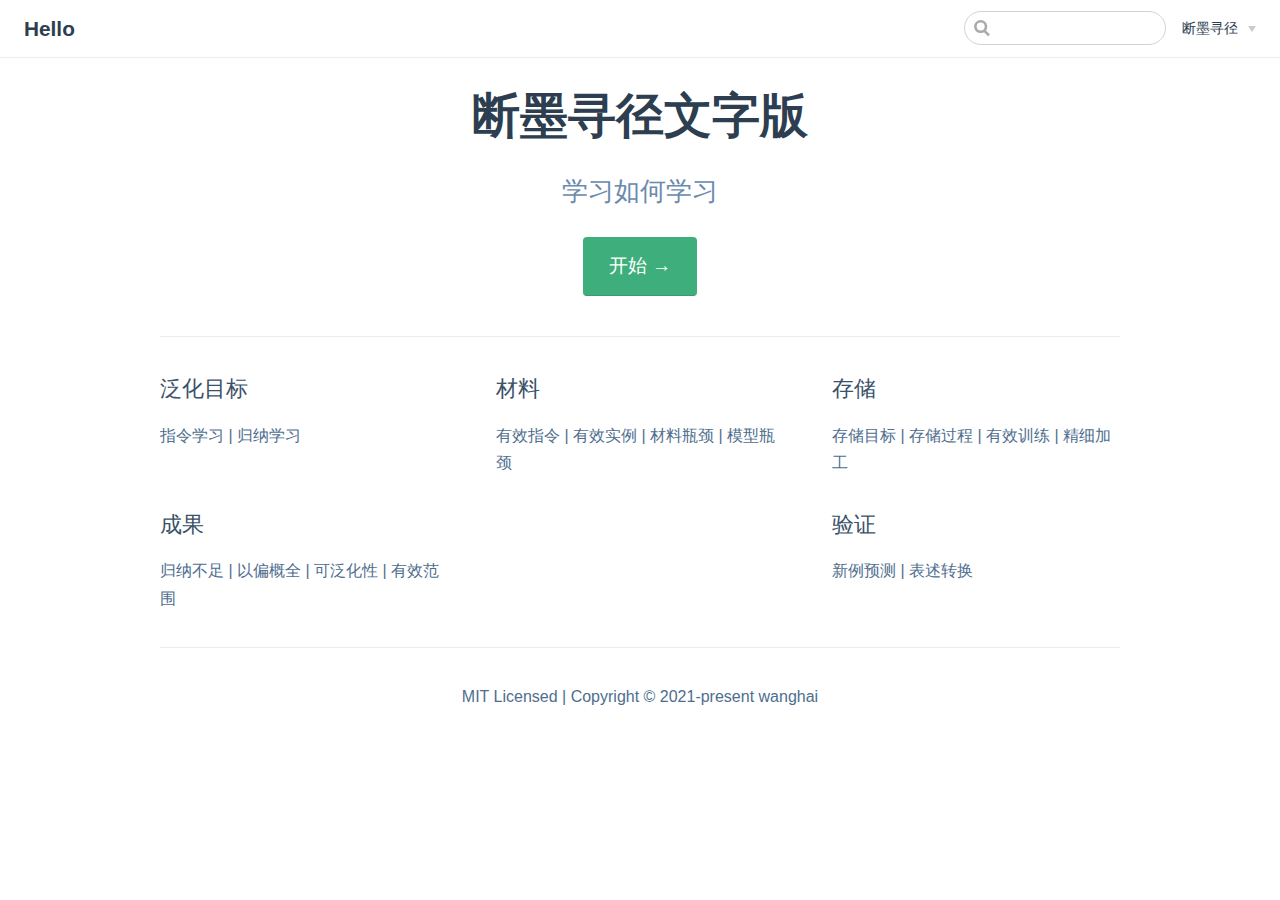
<file: index.html>
<!DOCTYPE html>
<html lang="en-US">
  <head>
    <meta charset="utf-8">
    <meta name="viewport" content="width=device-width,initial-scale=1">
    <title>Hello</title>
    <meta name="generator" content="VuePress 1.8.2">
    <link rel="icon" href="/svgs/site-icon.svg">
    <meta name="description" content="我的个人网站">
    
    <link rel="preload" href="/assets/css/0.styles.1ce9a4c3.css" as="style"><link rel="preload" href="/assets/js/app.3eb03ded.js" as="script"><link rel="preload" href="/assets/js/2.774629fe.js" as="script"><link rel="preload" href="/assets/js/7.aea7b79f.js" as="script"><link rel="prefetch" href="/assets/js/10.2ca94004.js"><link rel="prefetch" href="/assets/js/11.1a3287ef.js"><link rel="prefetch" href="/assets/js/12.f307423f.js"><link rel="prefetch" href="/assets/js/13.23f3ad4c.js"><link rel="prefetch" href="/assets/js/14.4a8d5f62.js"><link rel="prefetch" href="/assets/js/15.6f435719.js"><link rel="prefetch" href="/assets/js/16.b8ecb76a.js"><link rel="prefetch" href="/assets/js/17.43039d5f.js"><link rel="prefetch" href="/assets/js/3.ffb2ddb3.js"><link rel="prefetch" href="/assets/js/4.c1e0b447.js"><link rel="prefetch" href="/assets/js/5.f7521ad2.js"><link rel="prefetch" href="/assets/js/6.aa3f35a5.js"><link rel="prefetch" href="/assets/js/8.152efc0f.js"><link rel="prefetch" href="/assets/js/9.21e25db4.js">
    <link rel="stylesheet" href="/assets/css/0.styles.1ce9a4c3.css">
  </head>
  <body>
    <div id="app" data-server-rendered="true"><div class="theme-container no-sidebar custom-home-page"><header class="navbar"><div class="sidebar-button"><svg xmlns="http://www.w3.org/2000/svg" aria-hidden="true" role="img" viewBox="0 0 448 512" class="icon"><path fill="currentColor" d="M436 124H12c-6.627 0-12-5.373-12-12V80c0-6.627 5.373-12 12-12h424c6.627 0 12 5.373 12 12v32c0 6.627-5.373 12-12 12zm0 160H12c-6.627 0-12-5.373-12-12v-32c0-6.627 5.373-12 12-12h424c6.627 0 12 5.373 12 12v32c0 6.627-5.373 12-12 12zm0 160H12c-6.627 0-12-5.373-12-12v-32c0-6.627 5.373-12 12-12h424c6.627 0 12 5.373 12 12v32c0 6.627-5.373 12-12 12z"></path></svg></div> <a href="/" aria-current="page" class="home-link router-link-exact-active router-link-active"><!----> <span class="site-name">Hello</span></a> <div class="links"><div class="search-box"><input aria-label="Search" autocomplete="off" spellcheck="false" value=""> <!----></div> <nav class="nav-links can-hide"><div class="nav-item"><div class="dropdown-wrapper"><button type="button" aria-label="断墨寻径" class="dropdown-title"><span class="title">断墨寻径</span> <span class="arrow down"></span></button> <button type="button" aria-label="断墨寻径" class="mobile-dropdown-title"><span class="title">断墨寻径</span> <span class="arrow right"></span></button> <ul class="nav-dropdown" style="display:none;"><li class="dropdown-item"><!----> <a href="/page/routing/" class="nav-link">
  概述
</a></li><li class="dropdown-item"><!----> <a href="/page/routing/r-01.html" class="nav-link">
  第一篇
</a></li><li class="dropdown-item"><!----> <a href="/page/routing/r-02.html" class="nav-link">
  第二篇
</a></li><li class="dropdown-item"><!----> <a href="/page/routing/r-03.html" class="nav-link">
  第三篇
</a></li><li class="dropdown-item"><!----> <a href="/page/routing/r-04.html" class="nav-link">
  第四篇
</a></li><li class="dropdown-item"><!----> <a href="/page/routing/r-05.html" class="nav-link">
  第五篇
</a></li><li class="dropdown-item"><!----> <a href="/page/routing/r-06.html" class="nav-link">
  第六篇
</a></li><li class="dropdown-item"><!----> <a href="/page/routing/r-07.html" class="nav-link">
  第七篇
</a></li><li class="dropdown-item"><!----> <a href="/page/routing/r-08.html" class="nav-link">
  第八篇
</a></li><li class="dropdown-item"><!----> <a href="/page/routing/r-09.html" class="nav-link">
  第九篇
</a></li></ul></div></div> <!----></nav></div></header> <div class="sidebar-mask"></div> <aside class="sidebar"><nav class="nav-links"><div class="nav-item"><div class="dropdown-wrapper"><button type="button" aria-label="断墨寻径" class="dropdown-title"><span class="title">断墨寻径</span> <span class="arrow down"></span></button> <button type="button" aria-label="断墨寻径" class="mobile-dropdown-title"><span class="title">断墨寻径</span> <span class="arrow right"></span></button> <ul class="nav-dropdown" style="display:none;"><li class="dropdown-item"><!----> <a href="/page/routing/" class="nav-link">
  概述
</a></li><li class="dropdown-item"><!----> <a href="/page/routing/r-01.html" class="nav-link">
  第一篇
</a></li><li class="dropdown-item"><!----> <a href="/page/routing/r-02.html" class="nav-link">
  第二篇
</a></li><li class="dropdown-item"><!----> <a href="/page/routing/r-03.html" class="nav-link">
  第三篇
</a></li><li class="dropdown-item"><!----> <a href="/page/routing/r-04.html" class="nav-link">
  第四篇
</a></li><li class="dropdown-item"><!----> <a href="/page/routing/r-05.html" class="nav-link">
  第五篇
</a></li><li class="dropdown-item"><!----> <a href="/page/routing/r-06.html" class="nav-link">
  第六篇
</a></li><li class="dropdown-item"><!----> <a href="/page/routing/r-07.html" class="nav-link">
  第七篇
</a></li><li class="dropdown-item"><!----> <a href="/page/routing/r-08.html" class="nav-link">
  第八篇
</a></li><li class="dropdown-item"><!----> <a href="/page/routing/r-09.html" class="nav-link">
  第九篇
</a></li></ul></div></div> <!----></nav>  <!----> </aside> <main aria-labelledby="main-title" class="home"><header class="hero"><!----> <h1 id="main-title">
      断墨寻径文字版
    </h1> <p class="description">
      学习如何学习
    </p> <p class="action"><a href="/page/routing/" class="nav-link action-button">
  开始 →
</a></p></header> <div class="features"><div class="feature"><h2>泛化目标</h2> <p>指令学习 | 归纳学习</p></div><div class="feature"><h2>材料</h2> <p>有效指令 | 有效实例 | 材料瓶颈 | 模型瓶颈</p></div><div class="feature"><h2>存储</h2> <p>存储目标 | 存储过程 | 有效训练 | 精细加工</p></div><div class="feature"><h2>成果</h2> <p>归纳不足 | 以偏概全 | 可泛化性 | 有效范围</p></div><div class="feature"><h2>验证</h2> <p>新例预测 | 表述转换</p></div></div> <div class="theme-default-content custom content__default"></div> <div class="footer">
    MIT Licensed | Copyright © 2021-present wanghai
  </div></main></div><div class="global-ui"></div></div>
    <script src="/assets/js/app.3eb03ded.js" defer></script><script src="/assets/js/2.774629fe.js" defer></script><script src="/assets/js/7.aea7b79f.js" defer></script>
  </body>
</html>
</file>
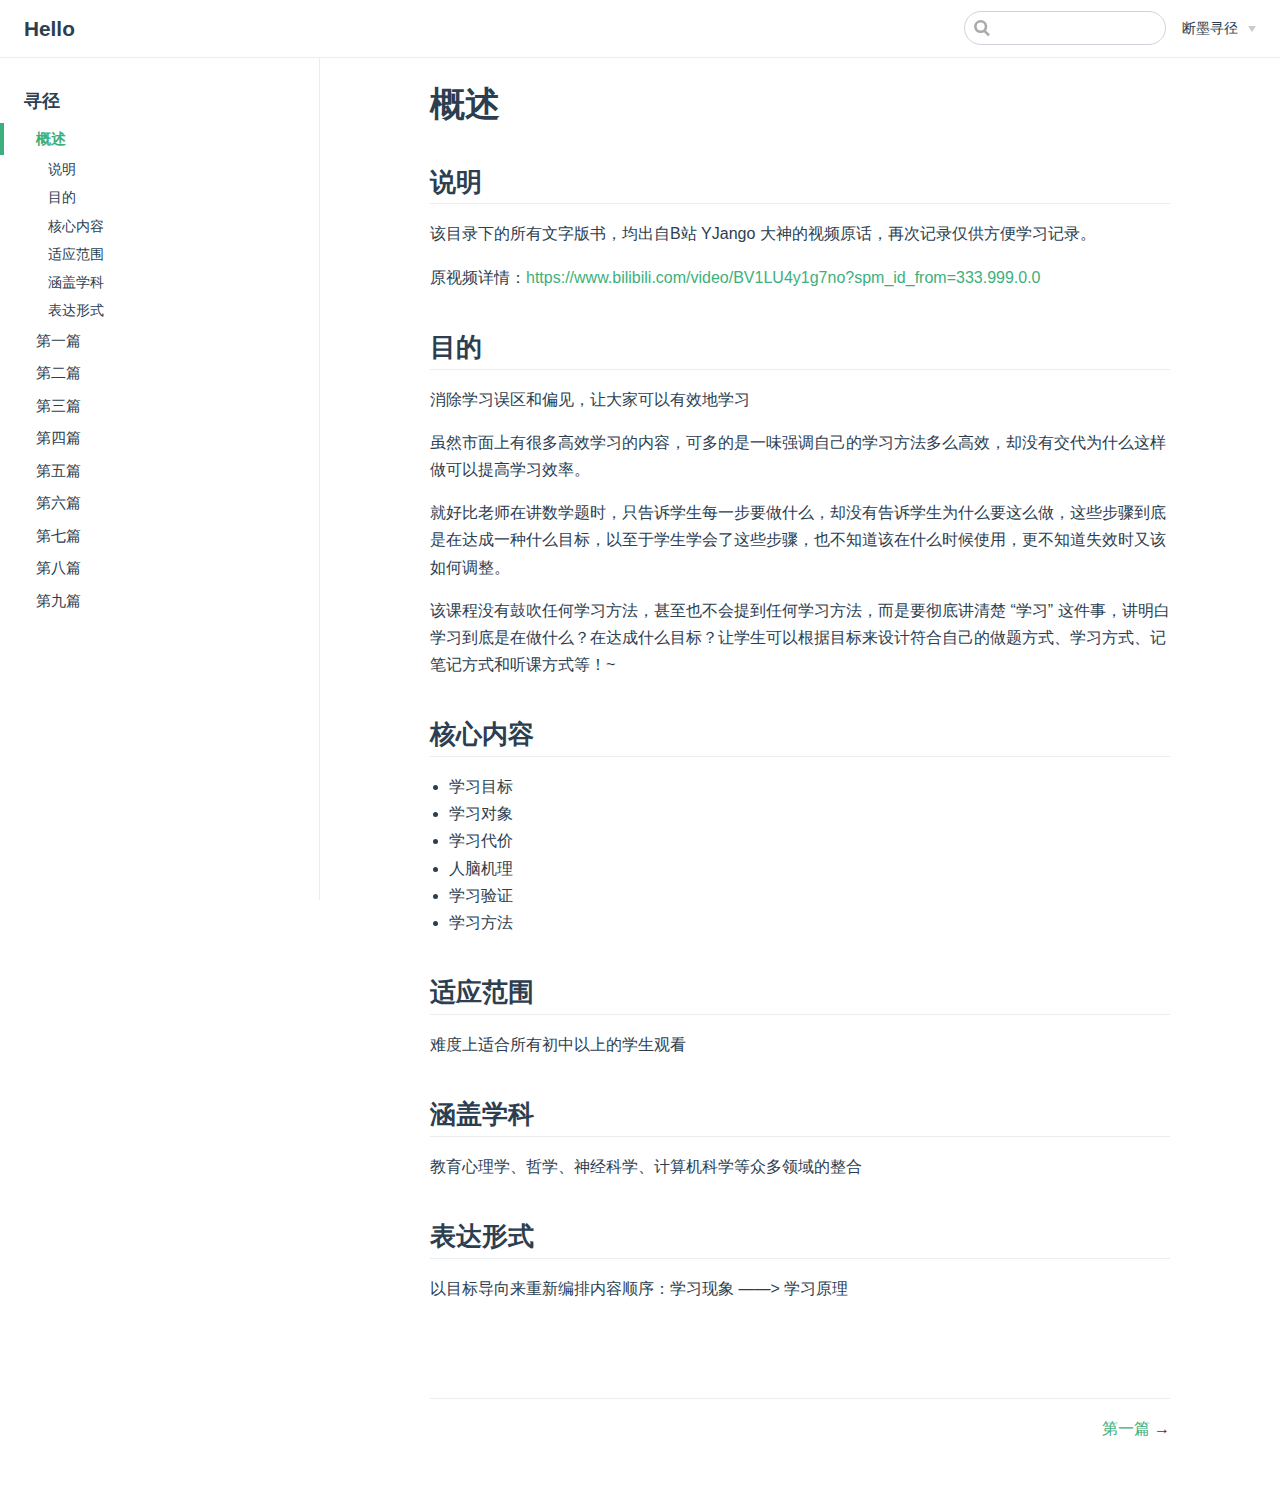
<file: page/routing/index.html>
<!DOCTYPE html>
<html lang="en-US">
  <head>
    <meta charset="utf-8">
    <meta name="viewport" content="width=device-width,initial-scale=1">
    <title>概述 | Hello</title>
    <meta name="generator" content="VuePress 1.8.2">
    <link rel="icon" href="/svgs/site-icon.svg">
    <meta name="description" content="我的个人网站">
    
    <link rel="preload" href="/assets/css/0.styles.1ce9a4c3.css" as="style"><link rel="preload" href="/assets/js/app.3eb03ded.js" as="script"><link rel="preload" href="/assets/js/2.774629fe.js" as="script"><link rel="preload" href="/assets/js/8.152efc0f.js" as="script"><link rel="prefetch" href="/assets/js/10.2ca94004.js"><link rel="prefetch" href="/assets/js/11.1a3287ef.js"><link rel="prefetch" href="/assets/js/12.f307423f.js"><link rel="prefetch" href="/assets/js/13.23f3ad4c.js"><link rel="prefetch" href="/assets/js/14.4a8d5f62.js"><link rel="prefetch" href="/assets/js/15.6f435719.js"><link rel="prefetch" href="/assets/js/16.b8ecb76a.js"><link rel="prefetch" href="/assets/js/17.43039d5f.js"><link rel="prefetch" href="/assets/js/3.ffb2ddb3.js"><link rel="prefetch" href="/assets/js/4.c1e0b447.js"><link rel="prefetch" href="/assets/js/5.f7521ad2.js"><link rel="prefetch" href="/assets/js/6.aa3f35a5.js"><link rel="prefetch" href="/assets/js/7.aea7b79f.js"><link rel="prefetch" href="/assets/js/9.21e25db4.js">
    <link rel="stylesheet" href="/assets/css/0.styles.1ce9a4c3.css">
  </head>
  <body>
    <div id="app" data-server-rendered="true"><div class="theme-container"><header class="navbar"><div class="sidebar-button"><svg xmlns="http://www.w3.org/2000/svg" aria-hidden="true" role="img" viewBox="0 0 448 512" class="icon"><path fill="currentColor" d="M436 124H12c-6.627 0-12-5.373-12-12V80c0-6.627 5.373-12 12-12h424c6.627 0 12 5.373 12 12v32c0 6.627-5.373 12-12 12zm0 160H12c-6.627 0-12-5.373-12-12v-32c0-6.627 5.373-12 12-12h424c6.627 0 12 5.373 12 12v32c0 6.627-5.373 12-12 12zm0 160H12c-6.627 0-12-5.373-12-12v-32c0-6.627 5.373-12 12-12h424c6.627 0 12 5.373 12 12v32c0 6.627-5.373 12-12 12z"></path></svg></div> <a href="/" class="home-link router-link-active"><!----> <span class="site-name">Hello</span></a> <div class="links"><div class="search-box"><input aria-label="Search" autocomplete="off" spellcheck="false" value=""> <!----></div> <nav class="nav-links can-hide"><div class="nav-item"><div class="dropdown-wrapper"><button type="button" aria-label="断墨寻径" class="dropdown-title"><span class="title">断墨寻径</span> <span class="arrow down"></span></button> <button type="button" aria-label="断墨寻径" class="mobile-dropdown-title"><span class="title">断墨寻径</span> <span class="arrow right"></span></button> <ul class="nav-dropdown" style="display:none;"><li class="dropdown-item"><!----> <a href="/page/routing/" aria-current="page" class="nav-link router-link-exact-active router-link-active">
  概述
</a></li><li class="dropdown-item"><!----> <a href="/page/routing/r-01.html" class="nav-link">
  第一篇
</a></li><li class="dropdown-item"><!----> <a href="/page/routing/r-02.html" class="nav-link">
  第二篇
</a></li><li class="dropdown-item"><!----> <a href="/page/routing/r-03.html" class="nav-link">
  第三篇
</a></li><li class="dropdown-item"><!----> <a href="/page/routing/r-04.html" class="nav-link">
  第四篇
</a></li><li class="dropdown-item"><!----> <a href="/page/routing/r-05.html" class="nav-link">
  第五篇
</a></li><li class="dropdown-item"><!----> <a href="/page/routing/r-06.html" class="nav-link">
  第六篇
</a></li><li class="dropdown-item"><!----> <a href="/page/routing/r-07.html" class="nav-link">
  第七篇
</a></li><li class="dropdown-item"><!----> <a href="/page/routing/r-08.html" class="nav-link">
  第八篇
</a></li><li class="dropdown-item"><!----> <a href="/page/routing/r-09.html" class="nav-link">
  第九篇
</a></li></ul></div></div> <!----></nav></div></header> <div class="sidebar-mask"></div> <aside class="sidebar"><nav class="nav-links"><div class="nav-item"><div class="dropdown-wrapper"><button type="button" aria-label="断墨寻径" class="dropdown-title"><span class="title">断墨寻径</span> <span class="arrow down"></span></button> <button type="button" aria-label="断墨寻径" class="mobile-dropdown-title"><span class="title">断墨寻径</span> <span class="arrow right"></span></button> <ul class="nav-dropdown" style="display:none;"><li class="dropdown-item"><!----> <a href="/page/routing/" aria-current="page" class="nav-link router-link-exact-active router-link-active">
  概述
</a></li><li class="dropdown-item"><!----> <a href="/page/routing/r-01.html" class="nav-link">
  第一篇
</a></li><li class="dropdown-item"><!----> <a href="/page/routing/r-02.html" class="nav-link">
  第二篇
</a></li><li class="dropdown-item"><!----> <a href="/page/routing/r-03.html" class="nav-link">
  第三篇
</a></li><li class="dropdown-item"><!----> <a href="/page/routing/r-04.html" class="nav-link">
  第四篇
</a></li><li class="dropdown-item"><!----> <a href="/page/routing/r-05.html" class="nav-link">
  第五篇
</a></li><li class="dropdown-item"><!----> <a href="/page/routing/r-06.html" class="nav-link">
  第六篇
</a></li><li class="dropdown-item"><!----> <a href="/page/routing/r-07.html" class="nav-link">
  第七篇
</a></li><li class="dropdown-item"><!----> <a href="/page/routing/r-08.html" class="nav-link">
  第八篇
</a></li><li class="dropdown-item"><!----> <a href="/page/routing/r-09.html" class="nav-link">
  第九篇
</a></li></ul></div></div> <!----></nav>  <ul class="sidebar-links"><li><section class="sidebar-group depth-0"><p class="sidebar-heading open"><span>寻径</span> <!----></p> <ul class="sidebar-links sidebar-group-items"><li><a href="/page/routing/" aria-current="page" class="active sidebar-link">概述</a><ul class="sidebar-sub-headers"><li class="sidebar-sub-header"><a href="/page/routing/#说明" class="sidebar-link">说明</a></li><li class="sidebar-sub-header"><a href="/page/routing/#目的" class="sidebar-link">目的</a></li><li class="sidebar-sub-header"><a href="/page/routing/#核心内容" class="sidebar-link">核心内容</a></li><li class="sidebar-sub-header"><a href="/page/routing/#适应范围" class="sidebar-link">适应范围</a></li><li class="sidebar-sub-header"><a href="/page/routing/#涵盖学科" class="sidebar-link">涵盖学科</a></li><li class="sidebar-sub-header"><a href="/page/routing/#表达形式" class="sidebar-link">表达形式</a></li></ul></li><li><a href="/page/routing/r-01.html" class="sidebar-link">第一篇</a></li><li><a href="/page/routing/r-02.html" class="sidebar-link">第二篇</a></li><li><a href="/page/routing/r-03.html" class="sidebar-link">第三篇</a></li><li><a href="/page/routing/r-04.html" class="sidebar-link">第四篇</a></li><li><a href="/page/routing/r-05.html" class="sidebar-link">第五篇</a></li><li><a href="/page/routing/r-06.html" class="sidebar-link">第六篇</a></li><li><a href="/page/routing/r-07.html" class="sidebar-link">第七篇</a></li><li><a href="/page/routing/r-08.html" class="sidebar-link">第八篇</a></li><li><a href="/page/routing/r-09.html" class="sidebar-link">第九篇</a></li></ul></section></li></ul> </aside> <main class="page"> <div class="theme-default-content content__default"><h1 id="概述"><a href="#概述" class="header-anchor">#</a> 概述</h1> <h2 id="说明"><a href="#说明" class="header-anchor">#</a> 说明</h2> <p>该目录下的所有文字版书，均出自B站 YJango 大神的视频原话，再次记录仅供方便学习记录。</p> <p>原视频详情：<a href="https://www.bilibili.com/video/BV1LU4y1g7no?spm_id_from=333.999.0.0" target="_blank">https://www.bilibili.com/video/BV1LU4y1g7no?spm_id_from=333.999.0.0</a></p> <h2 id="目的"><a href="#目的" class="header-anchor">#</a> 目的</h2> <p>消除学习误区和偏见，让大家可以有效地学习</p> <p>虽然市面上有很多高效学习的内容，可多的是一味强调自己的学习方法多么高效，却没有交代为什么这样做可以提高学习效率。</p> <p>就好比老师在讲数学题时，只告诉学生每一步要做什么，却没有告诉学生为什么要这么做，这些步骤到底是在达成一种什么目标，以至于学生学会了这些步骤，也不知道该在什么时候使用，更不知道失效时又该如何调整。</p> <p>该课程没有鼓吹任何学习方法，甚至也不会提到任何学习方法，而是要彻底讲清楚 “学习” 这件事，讲明白学习到底是在做什么？在达成什么目标？让学生可以根据目标来设计符合自己的做题方式、学习方式、记笔记方式和听课方式等！~</p> <h2 id="核心内容"><a href="#核心内容" class="header-anchor">#</a> 核心内容</h2> <ul><li>学习目标</li> <li>学习对象</li> <li>学习代价</li> <li>人脑机理</li> <li>学习验证</li> <li>学习方法</li></ul> <h2 id="适应范围"><a href="#适应范围" class="header-anchor">#</a> 适应范围</h2> <p>难度上适合所有初中以上的学生观看</p> <h2 id="涵盖学科"><a href="#涵盖学科" class="header-anchor">#</a> 涵盖学科</h2> <p>教育心理学、哲学、神经科学、计算机科学等众多领域的整合</p> <h2 id="表达形式"><a href="#表达形式" class="header-anchor">#</a> 表达形式</h2> <p>以目标导向来重新编排内容顺序：学习现象 ——&gt; 学习原理</p></div> <footer class="page-edit"><!----> <!----></footer> <div class="page-nav"><p class="inner"><!----> <span class="next"><a href="/page/routing/r-01.html">
        第一篇
      </a>
      →
    </span></p></div> </main></div><div class="global-ui"></div></div>
    <script src="/assets/js/app.3eb03ded.js" defer></script><script src="/assets/js/2.774629fe.js" defer></script><script src="/assets/js/8.152efc0f.js" defer></script>
  </body>
</html>
</file>
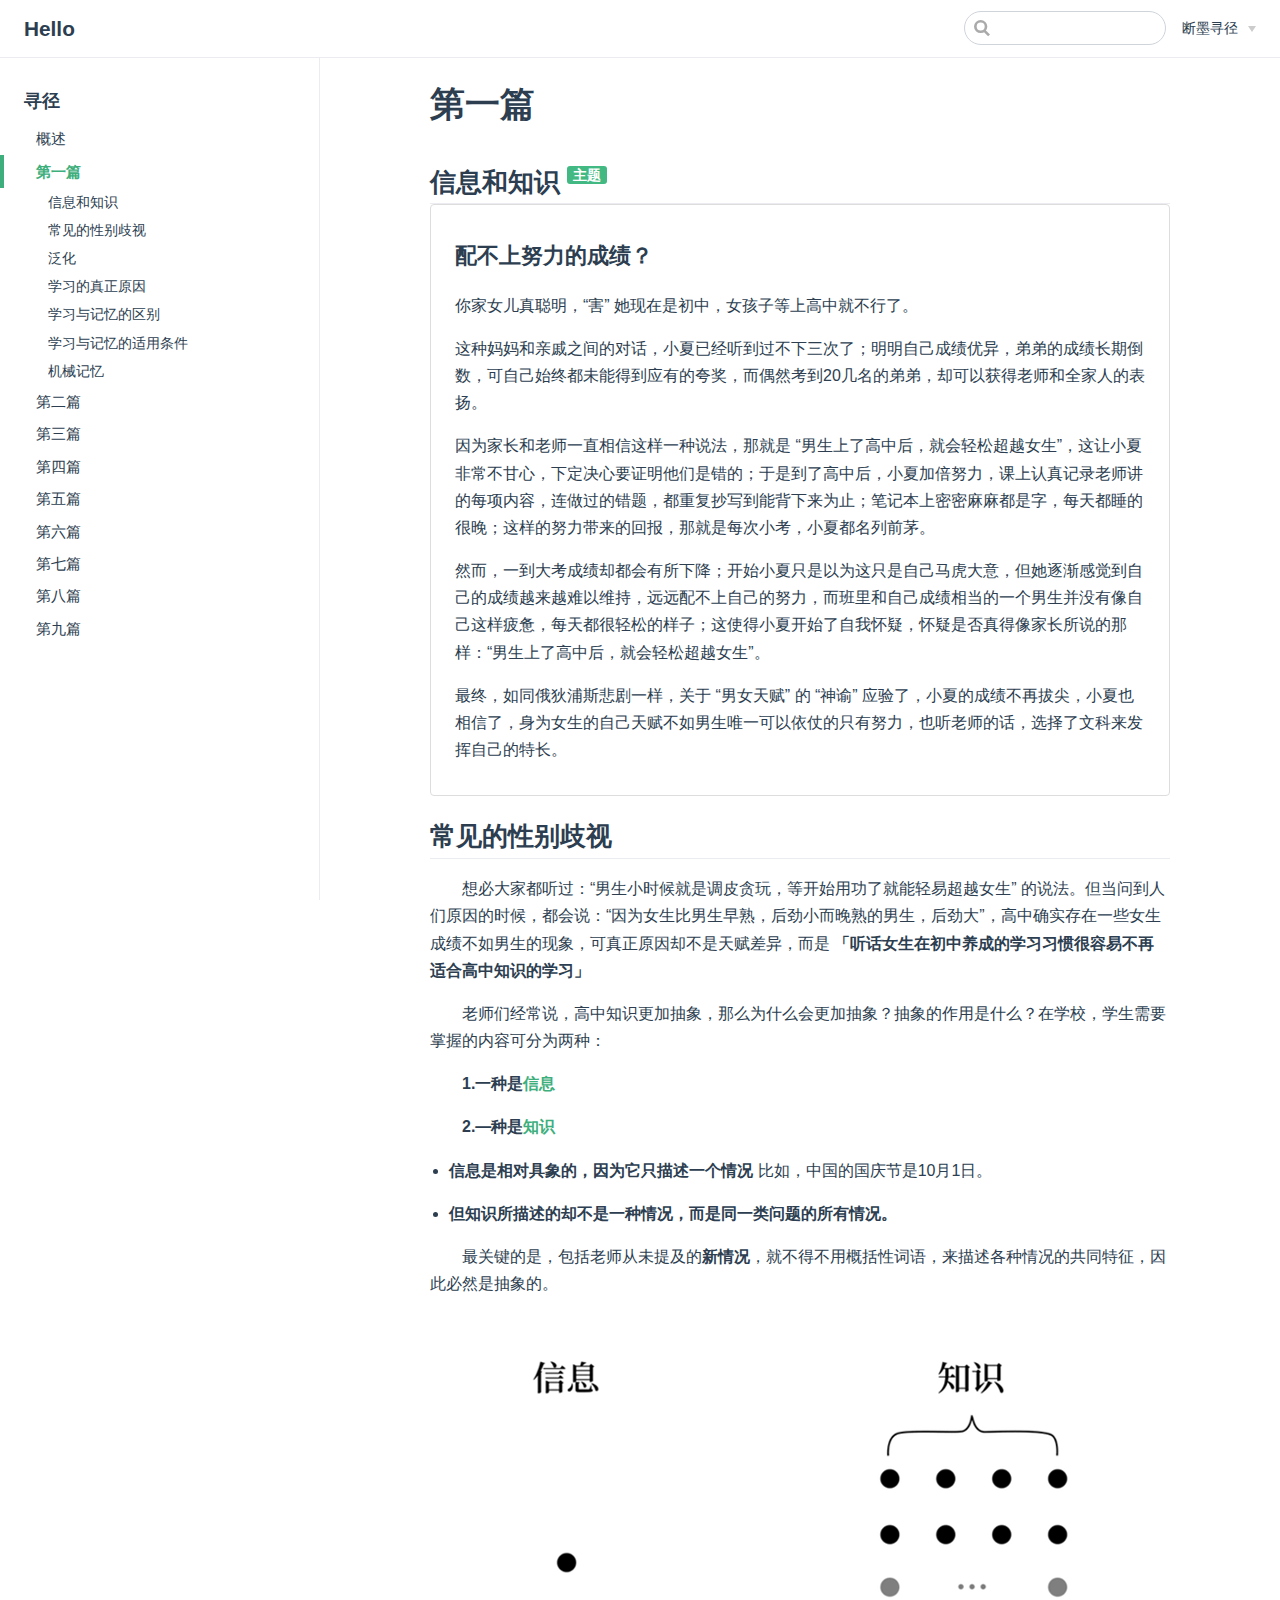
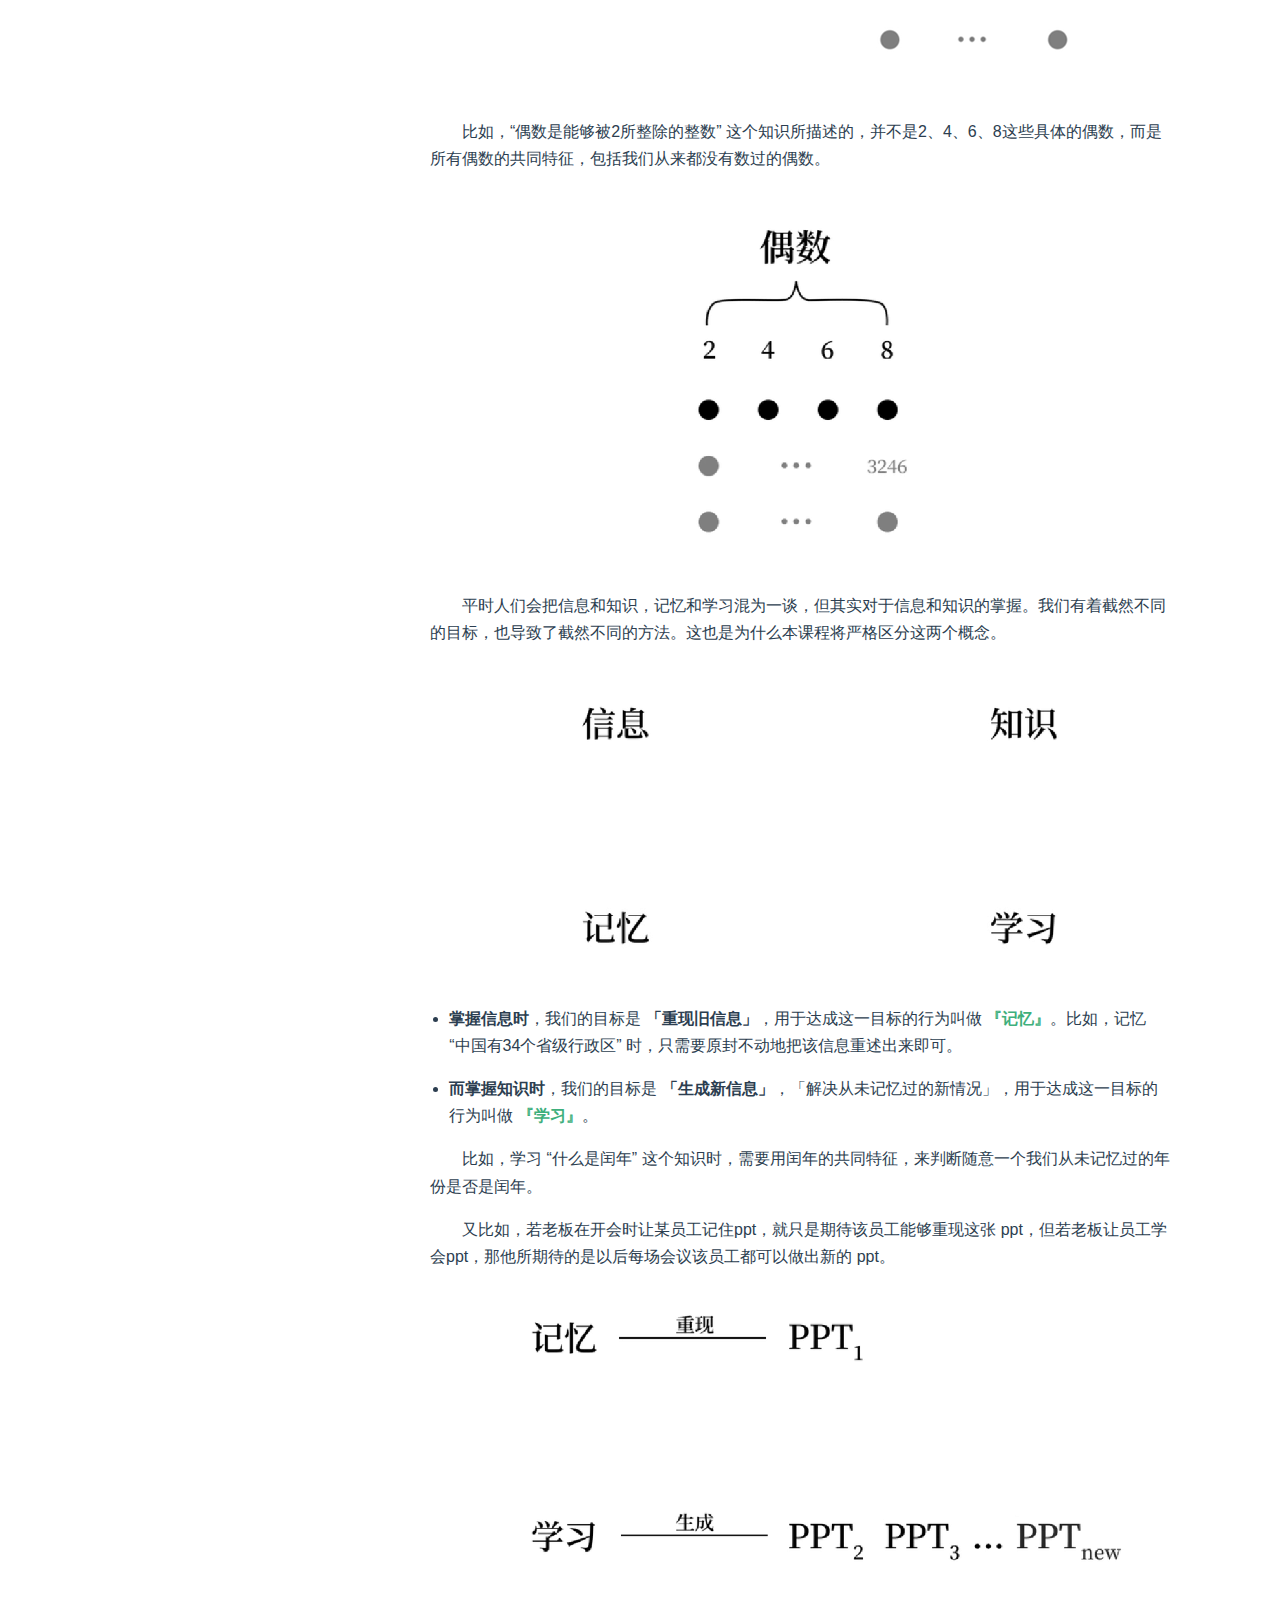
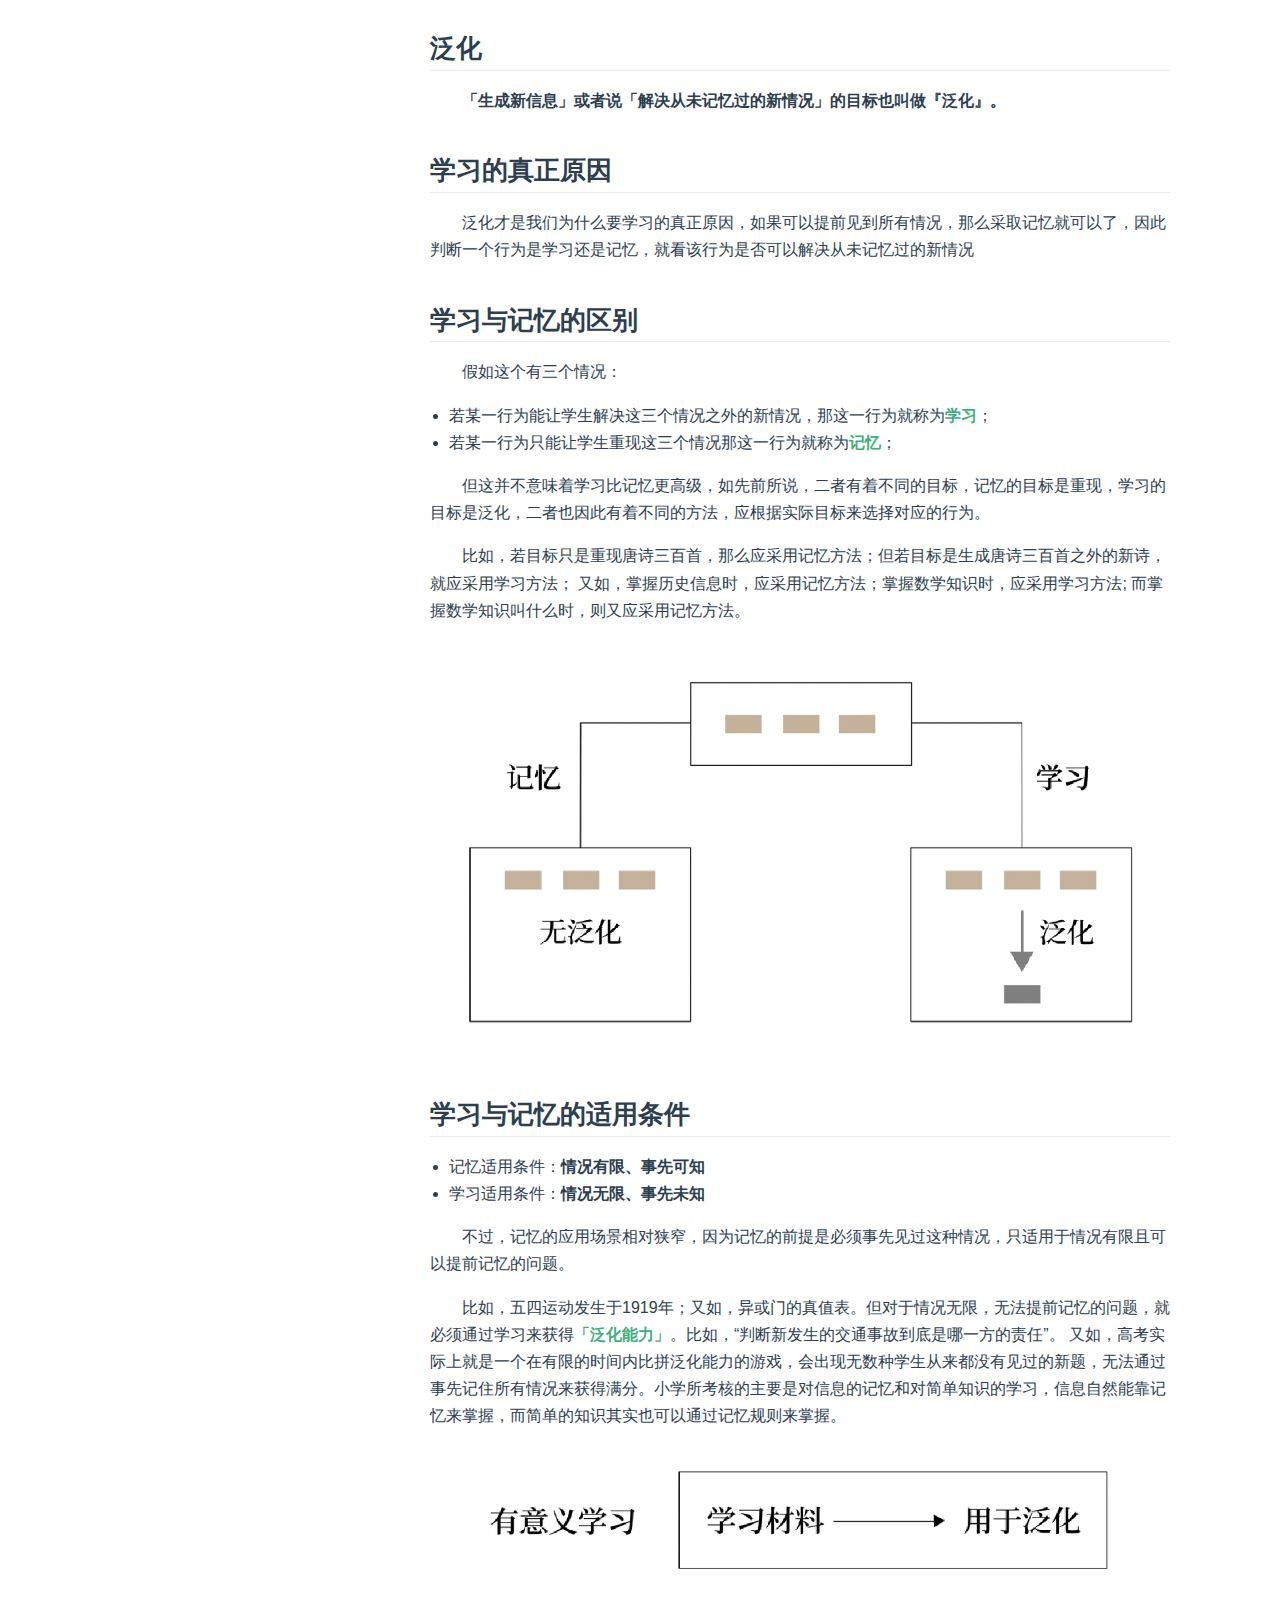
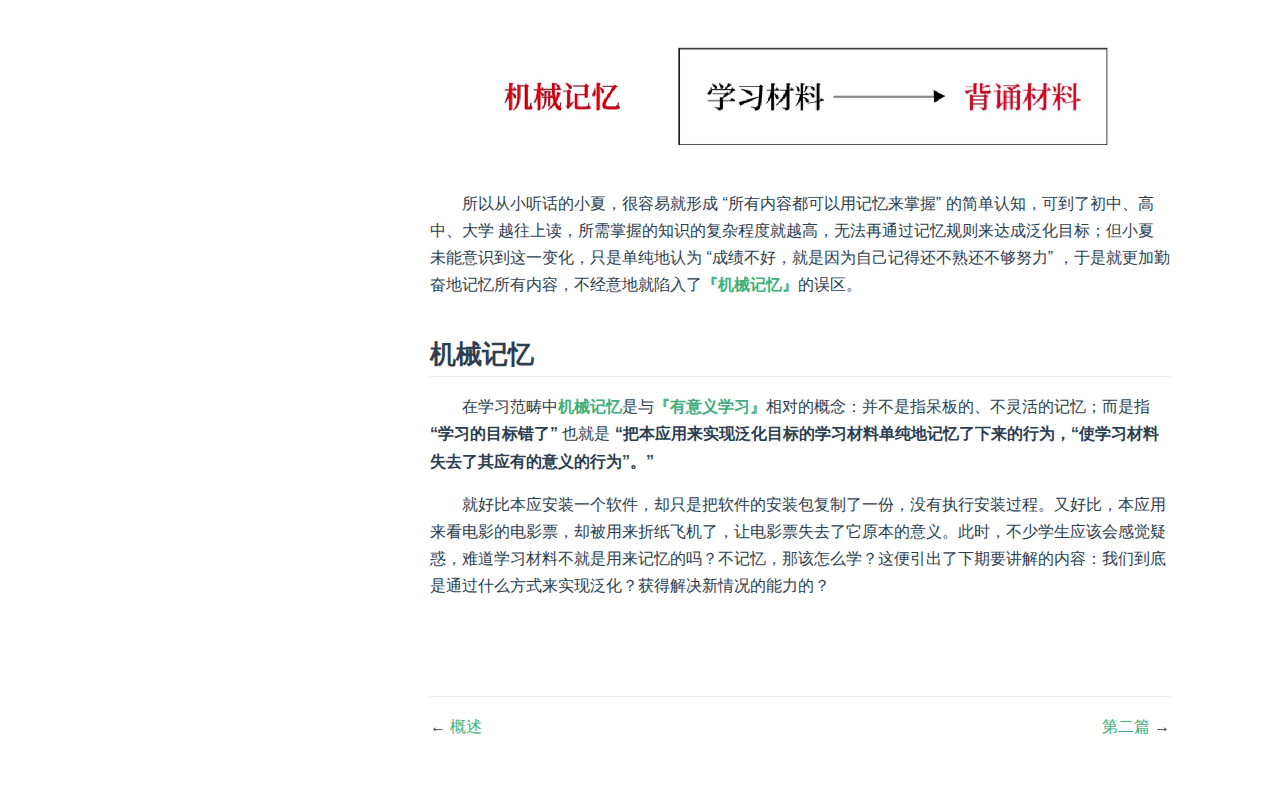
<file: page/routing/r-01.html>
<!DOCTYPE html>
<html lang="en-US">
  <head>
    <meta charset="utf-8">
    <meta name="viewport" content="width=device-width,initial-scale=1">
    <title>第一篇 | Hello</title>
    <meta name="generator" content="VuePress 1.8.2">
    <link rel="icon" href="/svgs/site-icon.svg">
    <meta name="description" content="我的个人网站">
    
    <link rel="preload" href="/assets/css/0.styles.1ce9a4c3.css" as="style"><link rel="preload" href="/assets/js/app.3eb03ded.js" as="script"><link rel="preload" href="/assets/js/2.774629fe.js" as="script"><link rel="preload" href="/assets/js/9.21e25db4.js" as="script"><link rel="preload" href="/assets/js/3.ffb2ddb3.js" as="script"><link rel="prefetch" href="/assets/js/10.2ca94004.js"><link rel="prefetch" href="/assets/js/11.1a3287ef.js"><link rel="prefetch" href="/assets/js/12.f307423f.js"><link rel="prefetch" href="/assets/js/13.23f3ad4c.js"><link rel="prefetch" href="/assets/js/14.4a8d5f62.js"><link rel="prefetch" href="/assets/js/15.6f435719.js"><link rel="prefetch" href="/assets/js/16.b8ecb76a.js"><link rel="prefetch" href="/assets/js/17.43039d5f.js"><link rel="prefetch" href="/assets/js/4.c1e0b447.js"><link rel="prefetch" href="/assets/js/5.f7521ad2.js"><link rel="prefetch" href="/assets/js/6.aa3f35a5.js"><link rel="prefetch" href="/assets/js/7.aea7b79f.js"><link rel="prefetch" href="/assets/js/8.152efc0f.js">
    <link rel="stylesheet" href="/assets/css/0.styles.1ce9a4c3.css">
  </head>
  <body>
    <div id="app" data-server-rendered="true"><div class="theme-container page-routing"><header class="navbar"><div class="sidebar-button"><svg xmlns="http://www.w3.org/2000/svg" aria-hidden="true" role="img" viewBox="0 0 448 512" class="icon"><path fill="currentColor" d="M436 124H12c-6.627 0-12-5.373-12-12V80c0-6.627 5.373-12 12-12h424c6.627 0 12 5.373 12 12v32c0 6.627-5.373 12-12 12zm0 160H12c-6.627 0-12-5.373-12-12v-32c0-6.627 5.373-12 12-12h424c6.627 0 12 5.373 12 12v32c0 6.627-5.373 12-12 12zm0 160H12c-6.627 0-12-5.373-12-12v-32c0-6.627 5.373-12 12-12h424c6.627 0 12 5.373 12 12v32c0 6.627-5.373 12-12 12z"></path></svg></div> <a href="/" class="home-link router-link-active"><!----> <span class="site-name">Hello</span></a> <div class="links"><div class="search-box"><input aria-label="Search" autocomplete="off" spellcheck="false" value=""> <!----></div> <nav class="nav-links can-hide"><div class="nav-item"><div class="dropdown-wrapper"><button type="button" aria-label="断墨寻径" class="dropdown-title"><span class="title">断墨寻径</span> <span class="arrow down"></span></button> <button type="button" aria-label="断墨寻径" class="mobile-dropdown-title"><span class="title">断墨寻径</span> <span class="arrow right"></span></button> <ul class="nav-dropdown" style="display:none;"><li class="dropdown-item"><!----> <a href="/page/routing/" class="nav-link router-link-active">
  概述
</a></li><li class="dropdown-item"><!----> <a href="/page/routing/r-01.html" aria-current="page" class="nav-link router-link-exact-active router-link-active">
  第一篇
</a></li><li class="dropdown-item"><!----> <a href="/page/routing/r-02.html" class="nav-link">
  第二篇
</a></li><li class="dropdown-item"><!----> <a href="/page/routing/r-03.html" class="nav-link">
  第三篇
</a></li><li class="dropdown-item"><!----> <a href="/page/routing/r-04.html" class="nav-link">
  第四篇
</a></li><li class="dropdown-item"><!----> <a href="/page/routing/r-05.html" class="nav-link">
  第五篇
</a></li><li class="dropdown-item"><!----> <a href="/page/routing/r-06.html" class="nav-link">
  第六篇
</a></li><li class="dropdown-item"><!----> <a href="/page/routing/r-07.html" class="nav-link">
  第七篇
</a></li><li class="dropdown-item"><!----> <a href="/page/routing/r-08.html" class="nav-link">
  第八篇
</a></li><li class="dropdown-item"><!----> <a href="/page/routing/r-09.html" class="nav-link">
  第九篇
</a></li></ul></div></div> <!----></nav></div></header> <div class="sidebar-mask"></div> <aside class="sidebar"><nav class="nav-links"><div class="nav-item"><div class="dropdown-wrapper"><button type="button" aria-label="断墨寻径" class="dropdown-title"><span class="title">断墨寻径</span> <span class="arrow down"></span></button> <button type="button" aria-label="断墨寻径" class="mobile-dropdown-title"><span class="title">断墨寻径</span> <span class="arrow right"></span></button> <ul class="nav-dropdown" style="display:none;"><li class="dropdown-item"><!----> <a href="/page/routing/" class="nav-link router-link-active">
  概述
</a></li><li class="dropdown-item"><!----> <a href="/page/routing/r-01.html" aria-current="page" class="nav-link router-link-exact-active router-link-active">
  第一篇
</a></li><li class="dropdown-item"><!----> <a href="/page/routing/r-02.html" class="nav-link">
  第二篇
</a></li><li class="dropdown-item"><!----> <a href="/page/routing/r-03.html" class="nav-link">
  第三篇
</a></li><li class="dropdown-item"><!----> <a href="/page/routing/r-04.html" class="nav-link">
  第四篇
</a></li><li class="dropdown-item"><!----> <a href="/page/routing/r-05.html" class="nav-link">
  第五篇
</a></li><li class="dropdown-item"><!----> <a href="/page/routing/r-06.html" class="nav-link">
  第六篇
</a></li><li class="dropdown-item"><!----> <a href="/page/routing/r-07.html" class="nav-link">
  第七篇
</a></li><li class="dropdown-item"><!----> <a href="/page/routing/r-08.html" class="nav-link">
  第八篇
</a></li><li class="dropdown-item"><!----> <a href="/page/routing/r-09.html" class="nav-link">
  第九篇
</a></li></ul></div></div> <!----></nav>  <ul class="sidebar-links"><li><section class="sidebar-group depth-0"><p class="sidebar-heading open"><span>寻径</span> <!----></p> <ul class="sidebar-links sidebar-group-items"><li><a href="/page/routing/" aria-current="page" class="sidebar-link">概述</a></li><li><a href="/page/routing/r-01.html" aria-current="page" class="active sidebar-link">第一篇</a><ul class="sidebar-sub-headers"><li class="sidebar-sub-header"><a href="/page/routing/r-01.html#信息和知识" class="sidebar-link">信息和知识</a></li><li class="sidebar-sub-header"><a href="/page/routing/r-01.html#常见的性别歧视" class="sidebar-link">常见的性别歧视</a></li><li class="sidebar-sub-header"><a href="/page/routing/r-01.html#泛化" class="sidebar-link">泛化</a></li><li class="sidebar-sub-header"><a href="/page/routing/r-01.html#学习的真正原因" class="sidebar-link">学习的真正原因</a></li><li class="sidebar-sub-header"><a href="/page/routing/r-01.html#学习与记忆的区别" class="sidebar-link">学习与记忆的区别</a></li><li class="sidebar-sub-header"><a href="/page/routing/r-01.html#学习与记忆的适用条件" class="sidebar-link">学习与记忆的适用条件</a></li><li class="sidebar-sub-header"><a href="/page/routing/r-01.html#机械记忆" class="sidebar-link">机械记忆</a></li></ul></li><li><a href="/page/routing/r-02.html" class="sidebar-link">第二篇</a></li><li><a href="/page/routing/r-03.html" class="sidebar-link">第三篇</a></li><li><a href="/page/routing/r-04.html" class="sidebar-link">第四篇</a></li><li><a href="/page/routing/r-05.html" class="sidebar-link">第五篇</a></li><li><a href="/page/routing/r-06.html" class="sidebar-link">第六篇</a></li><li><a href="/page/routing/r-07.html" class="sidebar-link">第七篇</a></li><li><a href="/page/routing/r-08.html" class="sidebar-link">第八篇</a></li><li><a href="/page/routing/r-09.html" class="sidebar-link">第九篇</a></li></ul></section></li></ul> </aside> <main class="page"> <div class="theme-default-content content__default"><h1 id="第一篇"><a href="#第一篇" class="header-anchor">#</a> 第一篇</h1> <h2 id="信息和知识"><a href="#信息和知识" class="header-anchor">#</a> 信息和知识 <span class="badge tip" style="vertical-align:top;" data-v-15b7b770>主题</span></h2> <div class="case"><h3>配不上努力的成绩？</h3> <p>你家女儿真聪明，“害” 她现在是初中，女孩子等上高中就不行了。</p> <p>这种妈妈和亲戚之间的对话，小夏已经听到过不下三次了；明明自己成绩优异，弟弟的成绩长期倒数，可自己始终都未能得到应有的夸奖，而偶然考到20几名的弟弟，却可以获得老师和全家人的表扬。</p> <p>因为家长和老师一直相信这样一种说法，那就是 “男生上了高中后，就会轻松超越女生”，这让小夏非常不甘心，下定决心要证明他们是错的；于是到了高中后，小夏加倍努力，课上认真记录老师讲的每项内容，连做过的错题，都重复抄写到能背下来为止；笔记本上密密麻麻都是字，每天都睡的很晚；这样的努力带来的回报，那就是每次小考，小夏都名列前茅。</p> <p>然而，一到大考成绩却都会有所下降；开始小夏只是以为这只是自己马虎大意，但她逐渐感觉到自己的成绩越来越难以维持，远远配不上自己的努力，而班里和自己成绩相当的一个男生并没有像自己这样疲惫，每天都很轻松的样子；这使得小夏开始了自我怀疑，怀疑是否真得像家长所说的那样：“男生上了高中后，就会轻松超越女生”。</p> <p>最终，如同俄狄浦斯悲剧一样，关于 “男女天赋” 的 “神谕” 应验了，小夏的成绩不再拔尖，小夏也相信了，身为女生的自己天赋不如男生唯一可以依仗的只有努力，也听老师的话，选择了文科来发挥自己的特长。</p></div> <h2 id="常见的性别歧视"><a href="#常见的性别歧视" class="header-anchor">#</a> 常见的性别歧视</h2> <p>想必大家都听过：“男生小时候就是调皮贪玩，等开始用功了就能轻易超越女生” 的说法。但当问到人们原因的时候，都会说：“因为女生比男生早熟，后劲小而晚熟的男生，后劲大”，高中确实存在一些女生成绩不如男生的现象，可真正原因却不是天赋差异，而是 <strong>「听话女生在初中养成的学习习惯很容易不再适合高中知识的学习」</strong></p> <p>老师们经常说，高中知识更加抽象，那么为什么会更加抽象？抽象的作用是什么？在学校，学生需要掌握的内容可分为两种：</p> <p><strong>1.一种是<i>信息</i></strong></p> <p><strong>2.—种是<i>知识</i></strong></p> <ul><li><p><strong>信息是相对具象的，因为它只描述一个情况</strong> 比如，中国的国庆节是10月1日。</p></li> <li><p><strong>但知识所描述的却不是一种情况，而是同一类问题的所有情况。</strong></p></li></ul> <p>最关键的是，包括老师从未提及的<strong>新情况</strong>，就不得不用概括性词语，来描述各种情况的共同特征，因此必然是抽象的。</p> <p><img src="/imgs/01-01.png" alt=""></p> <p>比如，“偶数是能够被2所整除的整数” 这个知识所描述的，并不是2、4、6、8这些具体的偶数，而是所有偶数的共同特征，包括我们从来都没有数过的偶数。</p> <p><img src="/imgs/01-02.png" alt=""></p> <p>平时人们会把信息和知识，记忆和学习混为一谈，但其实对于信息和知识的掌握。我们有着截然不同的目标，也导致了截然不同的方法。这也是为什么本课程将严格区分这两个概念。</p> <p><img src="/imgs/01-03.png" alt=""></p> <ul><li><p><strong>掌握信息时</strong>，我们的目标是 <strong>「重现旧信息」</strong>，用于达成这一目标的行为叫做 <i>『记忆』</i>。比如，记忆 “中国有34个省级行政区” 时，只需要原封不动地把该信息重述出来即可。</p></li> <li><p><strong>而掌握知识时</strong>，我们的目标是 <strong>「生成新信息」</strong>，「解决从未记忆过的新情况」，用于达成这一目标的行为叫做 <i>『学习』</i>。</p></li></ul> <p>比如，学习 “什么是闰年” 这个知识时，需要用闰年的共同特征，来判断随意一个我们从未记忆过的年份是否是闰年。</p> <p>又比如，若老板在开会时让某员工记住ppt，就只是期待该员工能够重现这张 ppt，但若老板让员工学会ppt，那他所期待的是以后每场会议该员工都可以做出新的 ppt。</p> <p><img src="/imgs/01-04.png" alt=""></p> <h2 id="泛化"><a href="#泛化" class="header-anchor">#</a> 泛化</h2> <p><strong>「生成新信息」或者说「解决从未记忆过的新情况」的目标也叫做『泛化』。</strong></p> <h2 id="学习的真正原因"><a href="#学习的真正原因" class="header-anchor">#</a> 学习的真正原因</h2> <p>泛化才是我们为什么要学习的真正原因，如果可以提前见到所有情况，那么采取记忆就可以了，因此判断一个行为是学习还是记忆，就看该行为是否可以解决从未记忆过的新情况</p> <h2 id="学习与记忆的区别"><a href="#学习与记忆的区别" class="header-anchor">#</a> 学习与记忆的区别</h2> <p>假如这个有三个情况：</p> <ul><li>若某一行为能让学生解决这三个情况之外的新情况，那这一行为就称为<i>学习</i>；</li> <li>若某一行为只能让学生重现这三个情况那这一行为就称为<i>记忆</i>；</li></ul> <p>但这并不意味着学习比记忆更高级，如先前所说，二者有着不同的目标，记忆的目标是重现，学习的目标是泛化，二者也因此有着不同的方法，应根据实际目标来选择对应的行为。</p> <p>比如，若目标只是重现唐诗三百首，那么应采用记忆方法；但若目标是生成唐诗三百首之外的新诗，就应采用学习方法；
又如，掌握历史信息时，应采用记忆方法；掌握数学知识时，应采用学习方法; 而掌握数学知识叫什么时，则又应采用记忆方法。</p> <p><img src="/imgs/01-05.png" alt=""></p> <h2 id="学习与记忆的适用条件"><a href="#学习与记忆的适用条件" class="header-anchor">#</a> 学习与记忆的适用条件</h2> <ul><li>记忆适用条件：<strong>情况有限、事先可知</strong></li> <li>学习适用条件：<strong>情况无限、事先未知</strong></li></ul> <p>不过，记忆的应用场景相对狭窄，因为记忆的前提是必须事先见过这种情况，只适用于情况有限且可以提前记忆的问题。</p> <p>比如，五四运动发生于1919年；又如，异或门的真值表。但对于情况无限，无法提前记忆的问题，就必须通过学习来获得<i>「泛化能力」</i>。比如，“判断新发生的交通事故到底是哪一方的责任”。
又如，高考实际上就是一个在有限的时间内比拼泛化能力的游戏，会出现无数种学生从来都没有见过的新题，无法通过事先记住所有情况来获得满分。小学所考核的主要是对信息的记忆和对简单知识的学习，信息自然能靠记忆来掌握，而简单的知识其实也可以通过记忆规则来掌握。</p> <p><img src="/imgs/01-06.png" alt=""></p> <p>所以从小听话的小夏，很容易就形成 “所有内容都可以用记忆来掌握” 的简单认知，可到了初中、高中、大学 越往上读，所需掌握的知识的复杂程度就越高，无法再通过记忆规则来达成泛化目标；但小夏未能意识到这一变化，只是单纯地认为 “成绩不好，就是因为自己记得还不熟还不够努力” ，于是就更加勤奋地记忆所有内容，不经意地就陷入了<i>『机械记忆』</i>的误区。</p> <h2 id="机械记忆"><a href="#机械记忆" class="header-anchor">#</a> 机械记忆</h2> <p>在学习范畴中<i>机械记忆</i>是与<i>『有意义学习』</i>相对的概念：并不是指呆板的、不灵活的记忆；而是指 <strong>“学习的目标错了”</strong> 也就是 <strong>“把本应用来实现泛化目标的学习材料单纯地记忆了下来的行为，“使学习材料失去了其应有的意义的行为”。”</strong></p> <p>就好比本应安装一个软件，却只是把软件的安装包复制了一份，没有执行安装过程。又好比，本应用来看电影的电影票，却被用来折纸飞机了，让电影票失去了它原本的意义。此时，不少学生应该会感觉疑惑，难道学习材料不就是用来记忆的吗？不记忆，那该怎么学？这便引出了下期要讲解的内容：我们到底是通过什么方式来实现泛化？获得解决新情况的能力的？</p></div> <footer class="page-edit"><!----> <!----></footer> <div class="page-nav"><p class="inner"><span class="prev">
      ←
      <a href="/page/routing/" class="prev router-link-active">
        概述
      </a></span> <span class="next"><a href="/page/routing/r-02.html">
        第二篇
      </a>
      →
    </span></p></div> </main></div><div class="global-ui"></div></div>
    <script src="/assets/js/app.3eb03ded.js" defer></script><script src="/assets/js/2.774629fe.js" defer></script><script src="/assets/js/9.21e25db4.js" defer></script><script src="/assets/js/3.ffb2ddb3.js" defer></script>
  </body>
</html>
</file>
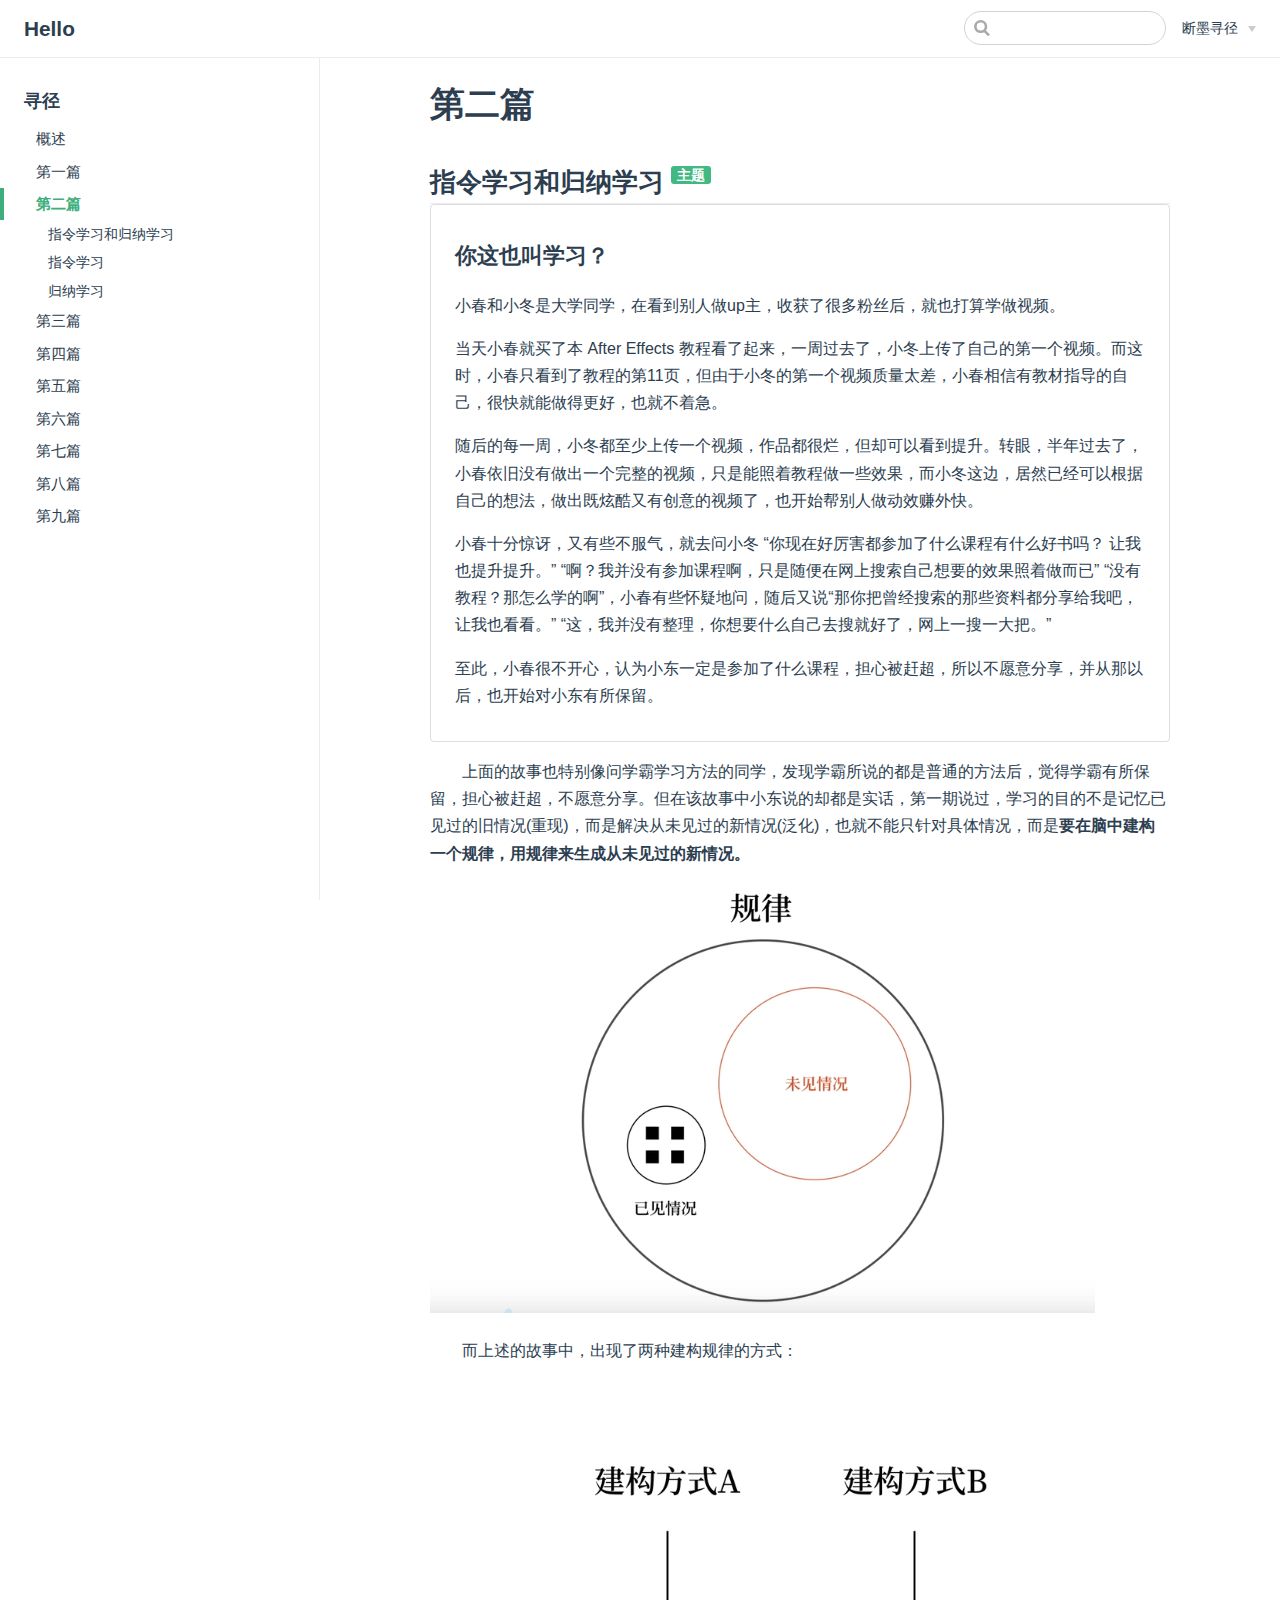
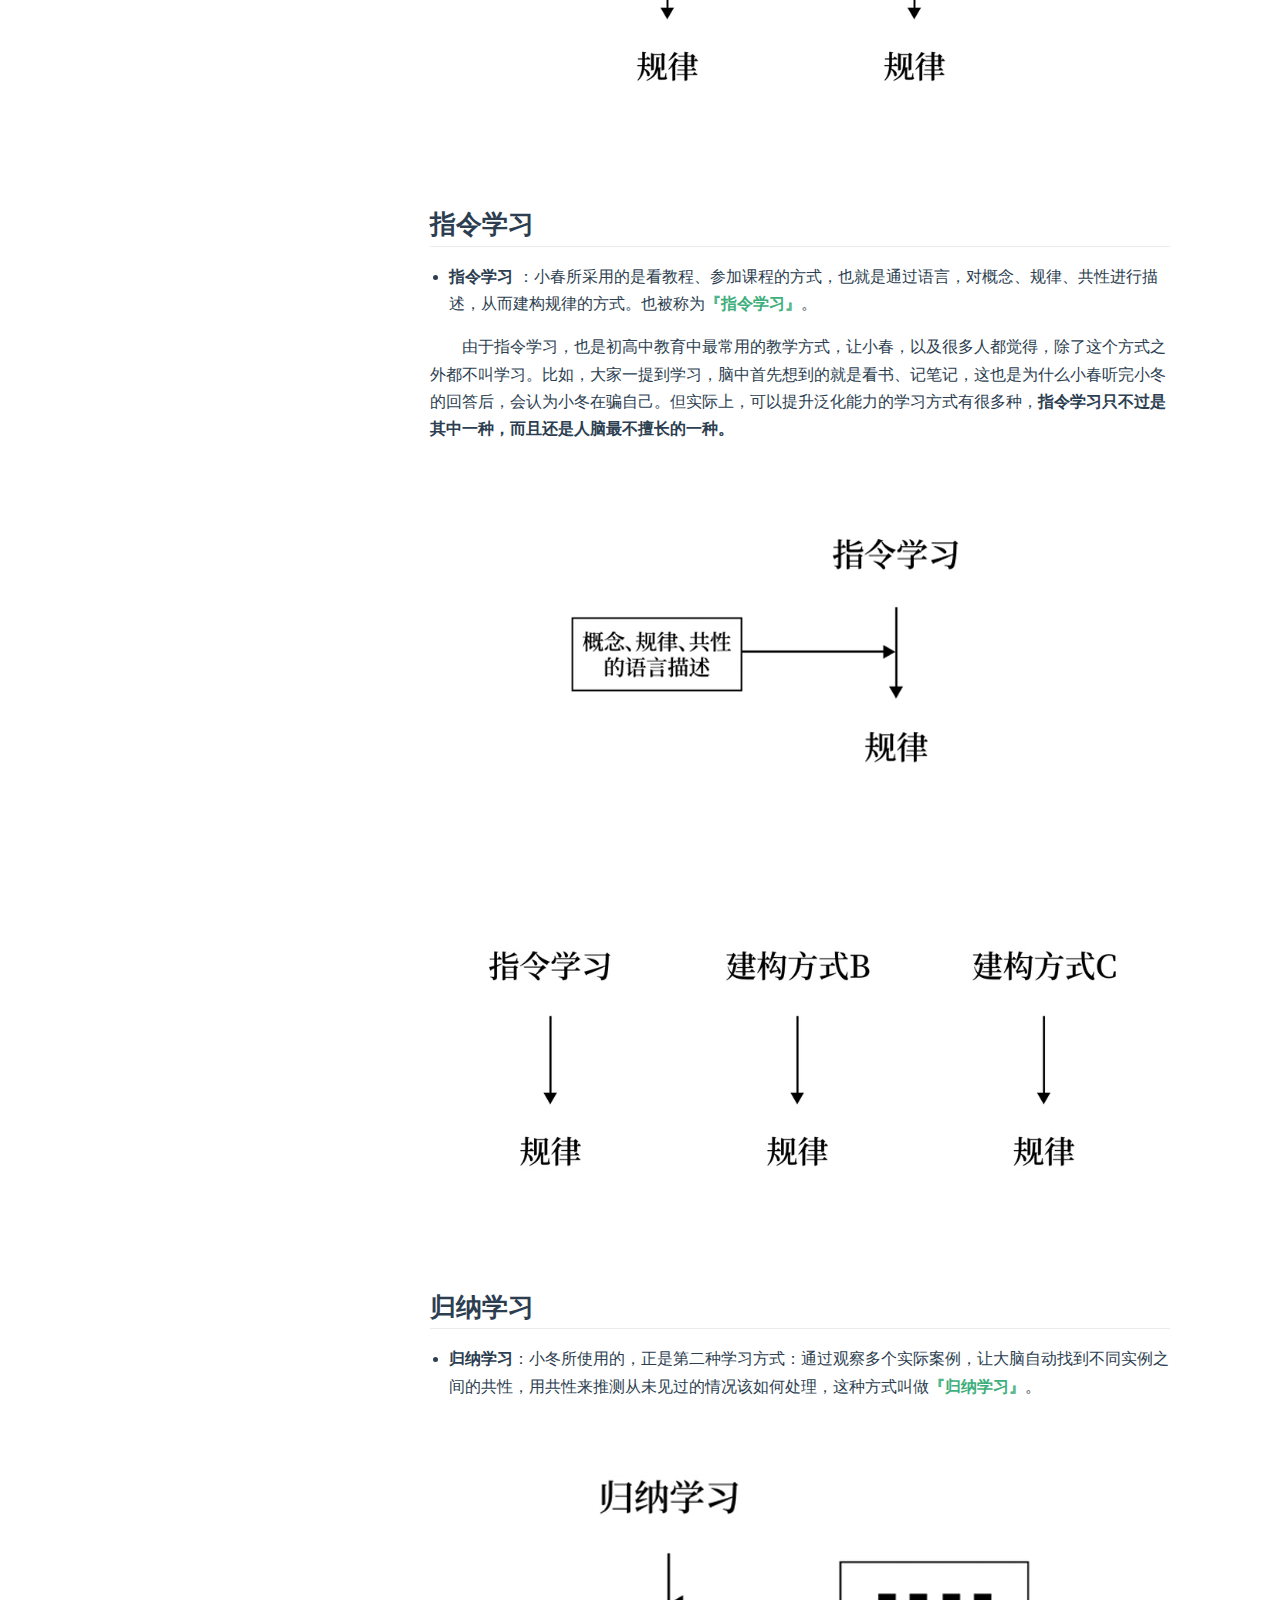
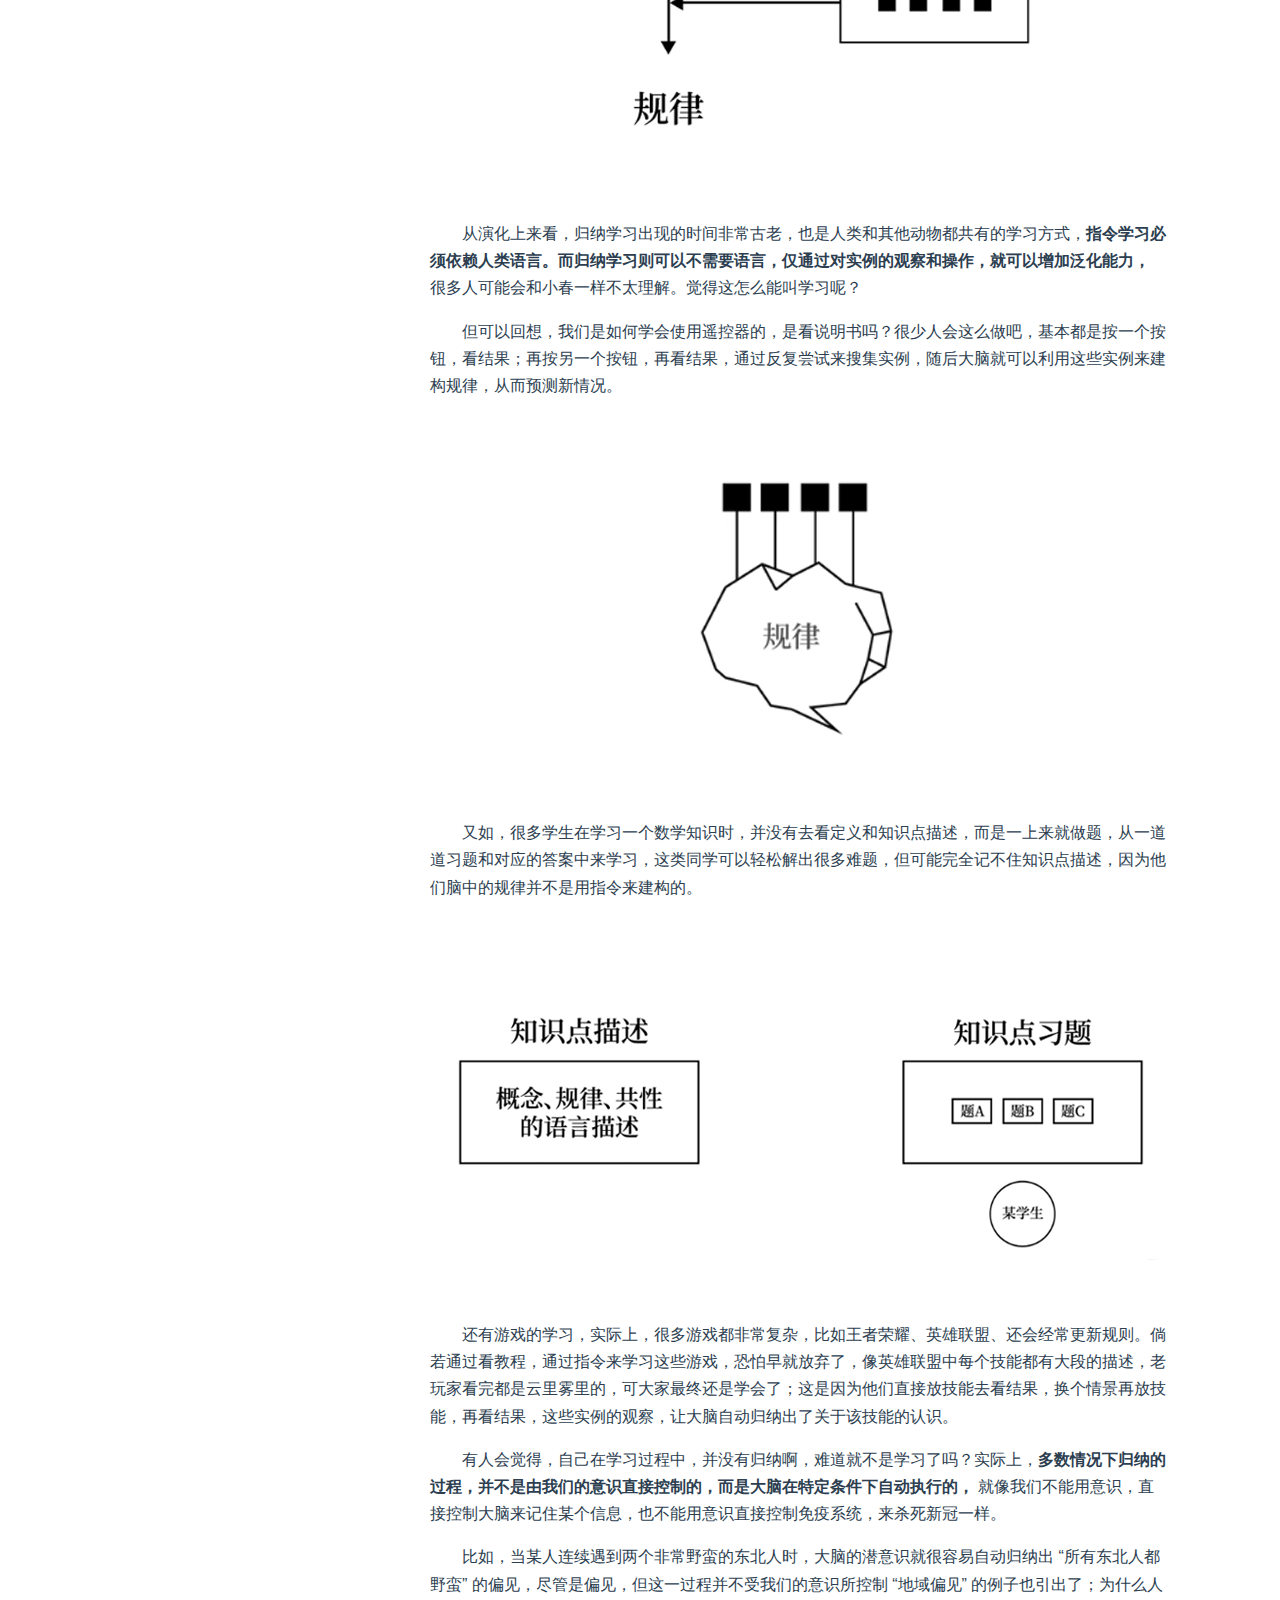
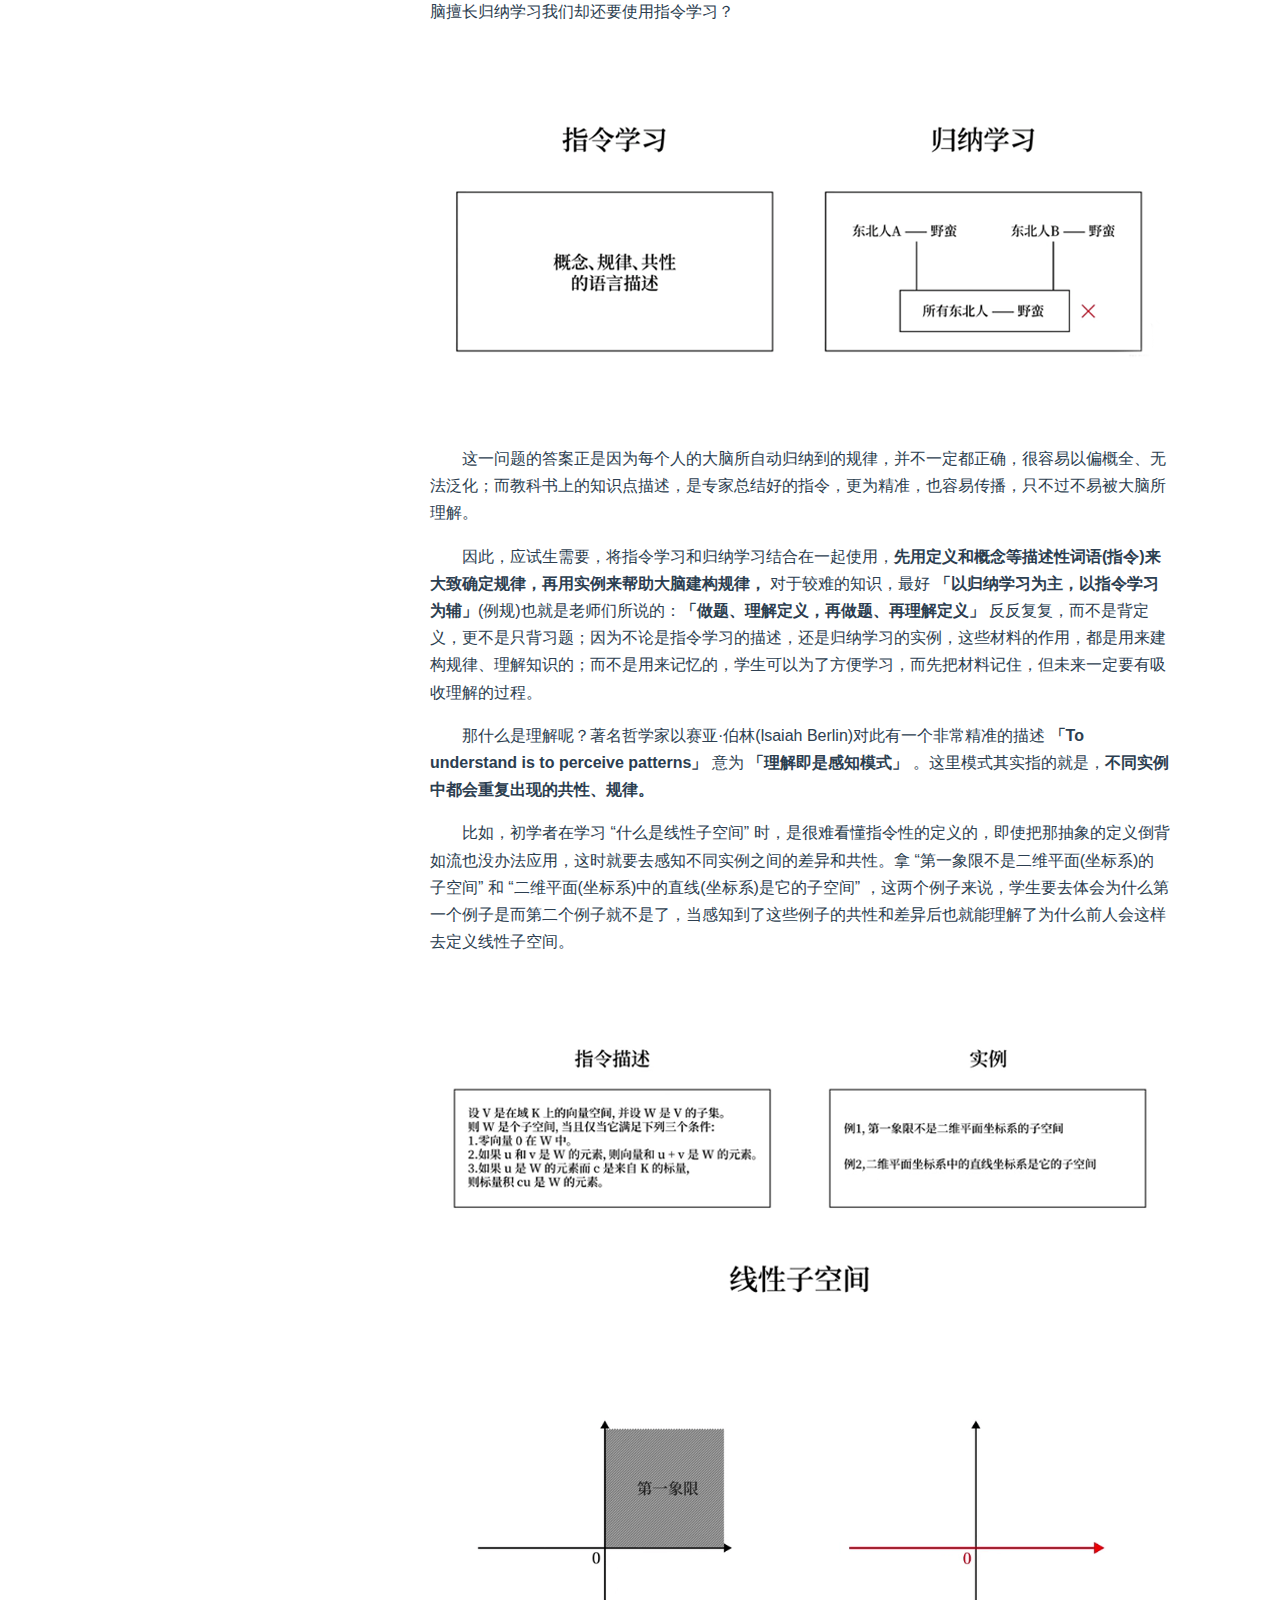
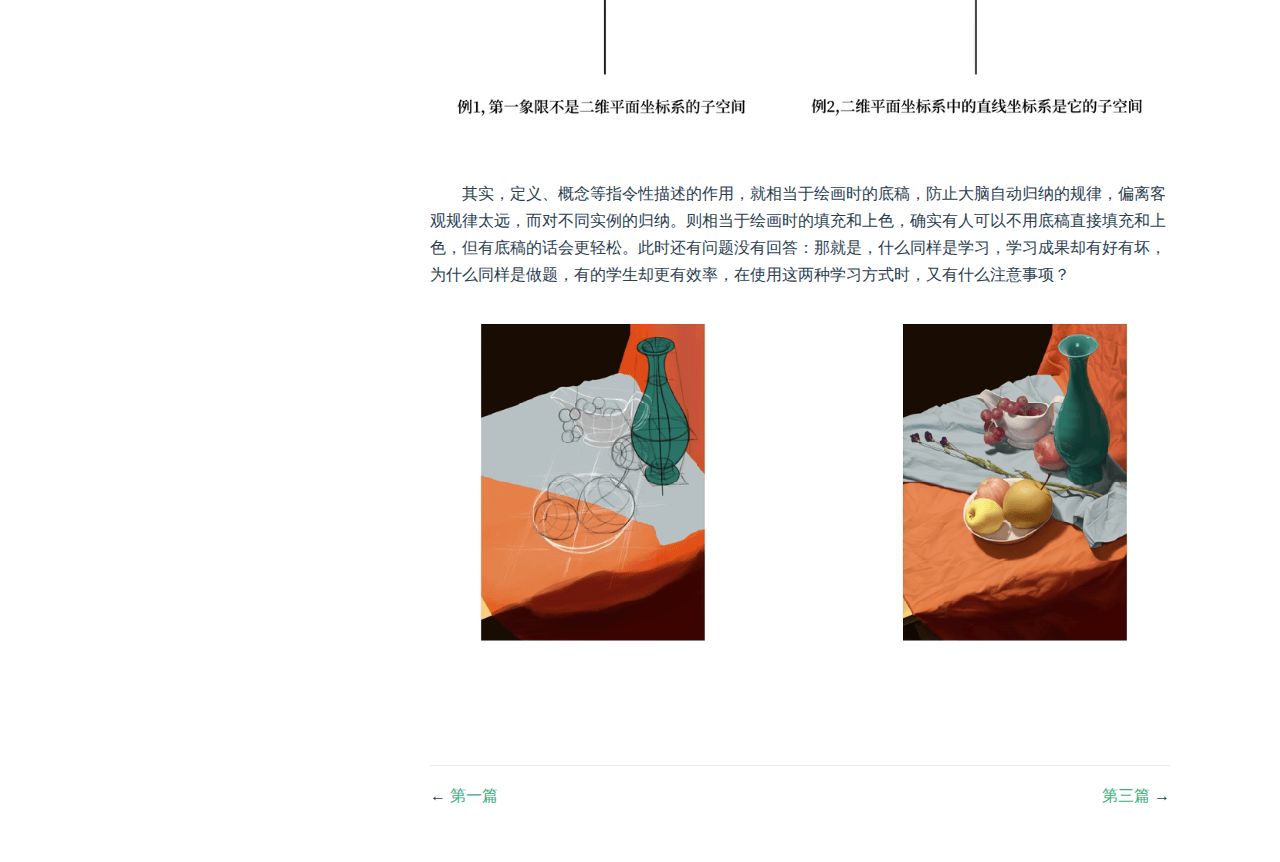
<file: page/routing/r-02.html>
<!DOCTYPE html>
<html lang="en-US">
  <head>
    <meta charset="utf-8">
    <meta name="viewport" content="width=device-width,initial-scale=1">
    <title>第二篇 | Hello</title>
    <meta name="generator" content="VuePress 1.8.2">
    <link rel="icon" href="/svgs/site-icon.svg">
    <meta name="description" content="我的个人网站">
    
    <link rel="preload" href="/assets/css/0.styles.1ce9a4c3.css" as="style"><link rel="preload" href="/assets/js/app.3eb03ded.js" as="script"><link rel="preload" href="/assets/js/2.774629fe.js" as="script"><link rel="preload" href="/assets/js/10.2ca94004.js" as="script"><link rel="preload" href="/assets/js/3.ffb2ddb3.js" as="script"><link rel="prefetch" href="/assets/js/11.1a3287ef.js"><link rel="prefetch" href="/assets/js/12.f307423f.js"><link rel="prefetch" href="/assets/js/13.23f3ad4c.js"><link rel="prefetch" href="/assets/js/14.4a8d5f62.js"><link rel="prefetch" href="/assets/js/15.6f435719.js"><link rel="prefetch" href="/assets/js/16.b8ecb76a.js"><link rel="prefetch" href="/assets/js/17.43039d5f.js"><link rel="prefetch" href="/assets/js/4.c1e0b447.js"><link rel="prefetch" href="/assets/js/5.f7521ad2.js"><link rel="prefetch" href="/assets/js/6.aa3f35a5.js"><link rel="prefetch" href="/assets/js/7.aea7b79f.js"><link rel="prefetch" href="/assets/js/8.152efc0f.js"><link rel="prefetch" href="/assets/js/9.21e25db4.js">
    <link rel="stylesheet" href="/assets/css/0.styles.1ce9a4c3.css">
  </head>
  <body>
    <div id="app" data-server-rendered="true"><div class="theme-container page-routing"><header class="navbar"><div class="sidebar-button"><svg xmlns="http://www.w3.org/2000/svg" aria-hidden="true" role="img" viewBox="0 0 448 512" class="icon"><path fill="currentColor" d="M436 124H12c-6.627 0-12-5.373-12-12V80c0-6.627 5.373-12 12-12h424c6.627 0 12 5.373 12 12v32c0 6.627-5.373 12-12 12zm0 160H12c-6.627 0-12-5.373-12-12v-32c0-6.627 5.373-12 12-12h424c6.627 0 12 5.373 12 12v32c0 6.627-5.373 12-12 12zm0 160H12c-6.627 0-12-5.373-12-12v-32c0-6.627 5.373-12 12-12h424c6.627 0 12 5.373 12 12v32c0 6.627-5.373 12-12 12z"></path></svg></div> <a href="/" class="home-link router-link-active"><!----> <span class="site-name">Hello</span></a> <div class="links"><div class="search-box"><input aria-label="Search" autocomplete="off" spellcheck="false" value=""> <!----></div> <nav class="nav-links can-hide"><div class="nav-item"><div class="dropdown-wrapper"><button type="button" aria-label="断墨寻径" class="dropdown-title"><span class="title">断墨寻径</span> <span class="arrow down"></span></button> <button type="button" aria-label="断墨寻径" class="mobile-dropdown-title"><span class="title">断墨寻径</span> <span class="arrow right"></span></button> <ul class="nav-dropdown" style="display:none;"><li class="dropdown-item"><!----> <a href="/page/routing/" class="nav-link router-link-active">
  概述
</a></li><li class="dropdown-item"><!----> <a href="/page/routing/r-01.html" class="nav-link">
  第一篇
</a></li><li class="dropdown-item"><!----> <a href="/page/routing/r-02.html" aria-current="page" class="nav-link router-link-exact-active router-link-active">
  第二篇
</a></li><li class="dropdown-item"><!----> <a href="/page/routing/r-03.html" class="nav-link">
  第三篇
</a></li><li class="dropdown-item"><!----> <a href="/page/routing/r-04.html" class="nav-link">
  第四篇
</a></li><li class="dropdown-item"><!----> <a href="/page/routing/r-05.html" class="nav-link">
  第五篇
</a></li><li class="dropdown-item"><!----> <a href="/page/routing/r-06.html" class="nav-link">
  第六篇
</a></li><li class="dropdown-item"><!----> <a href="/page/routing/r-07.html" class="nav-link">
  第七篇
</a></li><li class="dropdown-item"><!----> <a href="/page/routing/r-08.html" class="nav-link">
  第八篇
</a></li><li class="dropdown-item"><!----> <a href="/page/routing/r-09.html" class="nav-link">
  第九篇
</a></li></ul></div></div> <!----></nav></div></header> <div class="sidebar-mask"></div> <aside class="sidebar"><nav class="nav-links"><div class="nav-item"><div class="dropdown-wrapper"><button type="button" aria-label="断墨寻径" class="dropdown-title"><span class="title">断墨寻径</span> <span class="arrow down"></span></button> <button type="button" aria-label="断墨寻径" class="mobile-dropdown-title"><span class="title">断墨寻径</span> <span class="arrow right"></span></button> <ul class="nav-dropdown" style="display:none;"><li class="dropdown-item"><!----> <a href="/page/routing/" class="nav-link router-link-active">
  概述
</a></li><li class="dropdown-item"><!----> <a href="/page/routing/r-01.html" class="nav-link">
  第一篇
</a></li><li class="dropdown-item"><!----> <a href="/page/routing/r-02.html" aria-current="page" class="nav-link router-link-exact-active router-link-active">
  第二篇
</a></li><li class="dropdown-item"><!----> <a href="/page/routing/r-03.html" class="nav-link">
  第三篇
</a></li><li class="dropdown-item"><!----> <a href="/page/routing/r-04.html" class="nav-link">
  第四篇
</a></li><li class="dropdown-item"><!----> <a href="/page/routing/r-05.html" class="nav-link">
  第五篇
</a></li><li class="dropdown-item"><!----> <a href="/page/routing/r-06.html" class="nav-link">
  第六篇
</a></li><li class="dropdown-item"><!----> <a href="/page/routing/r-07.html" class="nav-link">
  第七篇
</a></li><li class="dropdown-item"><!----> <a href="/page/routing/r-08.html" class="nav-link">
  第八篇
</a></li><li class="dropdown-item"><!----> <a href="/page/routing/r-09.html" class="nav-link">
  第九篇
</a></li></ul></div></div> <!----></nav>  <ul class="sidebar-links"><li><section class="sidebar-group depth-0"><p class="sidebar-heading open"><span>寻径</span> <!----></p> <ul class="sidebar-links sidebar-group-items"><li><a href="/page/routing/" aria-current="page" class="sidebar-link">概述</a></li><li><a href="/page/routing/r-01.html" class="sidebar-link">第一篇</a></li><li><a href="/page/routing/r-02.html" aria-current="page" class="active sidebar-link">第二篇</a><ul class="sidebar-sub-headers"><li class="sidebar-sub-header"><a href="/page/routing/r-02.html#指令学习和归纳学习" class="sidebar-link">指令学习和归纳学习</a></li><li class="sidebar-sub-header"><a href="/page/routing/r-02.html#指令学习" class="sidebar-link">指令学习</a></li><li class="sidebar-sub-header"><a href="/page/routing/r-02.html#归纳学习" class="sidebar-link">归纳学习</a></li></ul></li><li><a href="/page/routing/r-03.html" class="sidebar-link">第三篇</a></li><li><a href="/page/routing/r-04.html" class="sidebar-link">第四篇</a></li><li><a href="/page/routing/r-05.html" class="sidebar-link">第五篇</a></li><li><a href="/page/routing/r-06.html" class="sidebar-link">第六篇</a></li><li><a href="/page/routing/r-07.html" class="sidebar-link">第七篇</a></li><li><a href="/page/routing/r-08.html" class="sidebar-link">第八篇</a></li><li><a href="/page/routing/r-09.html" class="sidebar-link">第九篇</a></li></ul></section></li></ul> </aside> <main class="page"> <div class="theme-default-content content__default"><h1 id="第二篇"><a href="#第二篇" class="header-anchor">#</a> 第二篇</h1> <h2 id="指令学习和归纳学习"><a href="#指令学习和归纳学习" class="header-anchor">#</a> 指令学习和归纳学习 <span class="badge tip" style="vertical-align:top;" data-v-15b7b770>主题</span></h2> <div class="case"><h3>你这也叫学习？</h3> <p>小春和小冬是大学同学，在看到别人做up主，收获了很多粉丝后，就也打算学做视频。</p> <p>当天小春就买了本 After Effects 教程看了起来，一周过去了，小冬上传了自己的第一个视频。而这时，小春只看到了教程的第11页，但由于小冬的第一个视频质量太差，小春相信有教材指导的自己，很快就能做得更好，也就不着急。</p> <p>随后的每一周，小冬都至少上传一个视频，作品都很烂，但却可以看到提升。转眼，半年过去了，小春依旧没有做出一个完整的视频，只是能照着教程做一些效果，而小冬这边，居然已经可以根据自己的想法，做出既炫酷又有创意的视频了，也开始帮别人做动效赚外快。</p> <p>小春十分惊讶，又有些不服气，就去问小冬 “你现在好厉害都参加了什么课程有什么好书吗？ 让我也提升提升。” “啊？我并没有参加课程啊，只是随便在网上搜索自己想要的效果照着做而已” “没有教程？那怎么学的啊”，小春有些怀疑地问，随后又说“那你把曾经搜索的那些资料都分享给我吧，让我也看看。” “这，我并没有整理，你想要什么自己去搜就好了，网上一搜一大把。”</p> <p>至此，小春很不开心，认为小东一定是参加了什么课程，担心被赶超，所以不愿意分享，并从那以后，也开始对小东有所保留。</p></div> <p>上面的故事也特别像问学霸学习方法的同学，发现学霸所说的都是普通的方法后，觉得学霸有所保留，担心被赶超，不愿意分享。但在该故事中小东说的却都是实话，第一期说过，学习的目的不是记忆已见过的旧情况(重现)，而是解决从未见过的新情况(泛化)，也就不能只针对具体情况，而是<strong>要在脑中建构一个规律，用规律来生成从未见过的新情况。</strong></p> <p><img src="/imgs/02-01.png" alt=""></p> <p>而上述的故事中，出现了两种建构规律的方式：</p> <p><img src="/imgs/02-02.png" alt=""></p> <h2 id="指令学习"><a href="#指令学习" class="header-anchor">#</a> 指令学习</h2> <ul><li><strong>指令学习</strong> ：小春所采用的是看教程、参加课程的方式，也就是通过语言，对概念、规律、共性进行描述，从而建构规律的方式。也被称为<i>『指令学习』</i>。</li></ul> <p>由于指令学习，也是初高中教育中最常用的教学方式，让小春，以及很多人都觉得，除了这个方式之外都不叫学习。比如，大家一提到学习，脑中首先想到的就是看书、记笔记，这也是为什么小春听完小冬的回答后，会认为小冬在骗自己。但实际上，可以提升泛化能力的学习方式有很多种，<strong>指令学习只不过是其中一种，而且还是人脑最不擅长的一种。</strong></p> <p><img src="/imgs/02-03.png" alt=""></p> <p><img src="/imgs/02-04.png" alt=""></p> <h2 id="归纳学习"><a href="#归纳学习" class="header-anchor">#</a> 归纳学习</h2> <ul><li><strong>归纳学习</strong>：小冬所使用的，正是第二种学习方式：通过观察多个实际案例，让大脑自动找到不同实例之间的共性，用共性来推测从未见过的情况该如何处理，这种方式叫做<i>『归纳学习』</i>。</li></ul> <p><img src="/imgs/02-05.png" alt=""></p> <p>从演化上来看，归纳学习出现的时间非常古老，也是人类和其他动物都共有的学习方式，<strong>指令学习必须依赖人类语言。而归纳学习则可以不需要语言，仅通过对实例的观察和操作，就可以增加泛化能力，</strong> 很多人可能会和小春一样不太理解。觉得这怎么能叫学习呢？</p> <p>但可以回想，我们是如何学会使用遥控器的，是看说明书吗？很少人会这么做吧，基本都是按一个按钮，看结果；再按另一个按钮，再看结果，通过反复尝试来搜集实例，随后大脑就可以利用这些实例来建构规律，从而预测新情况。</p> <p><img src="/imgs/02-06.png" alt=""></p> <p>又如，很多学生在学习一个数学知识时，并没有去看定义和知识点描述，而是一上来就做题，从一道道习题和对应的答案中来学习，这类同学可以轻松解出很多难题，但可能完全记不住知识点描述，因为他们脑中的规律并不是用指令来建构的。</p> <p><img src="/imgs/02-07.png" alt=""></p> <p>还有游戏的学习，实际上，很多游戏都非常复杂，比如王者荣耀、英雄联盟、还会经常更新规则。倘若通过看教程，通过指令来学习这些游戏，恐怕早就放弃了，像英雄联盟中每个技能都有大段的描述，老玩家看完都是云里雾里的，可大家最终还是学会了；这是因为他们直接放技能去看结果，换个情景再放技能，再看结果，这些实例的观察，让大脑自动归纳出了关于该技能的认识。</p> <p>有人会觉得，自己在学习过程中，并没有归纳啊，难道就不是学习了吗？实际上，<strong>多数情况下归纳的过程，并不是由我们的意识直接控制的，而是大脑在特定条件下自动执行的，</strong> 就像我们不能用意识，直接控制大脑来记住某个信息，也不能用意识直接控制免疫系统，来杀死新冠一样。</p> <p>比如，当某人连续遇到两个非常野蛮的东北人时，大脑的潜意识就很容易自动归纳出 “所有东北人都野蛮” 的偏见，尽管是偏见，但这一过程并不受我们的意识所控制 “地域偏见” 的例子也引出了；为什么人脑擅长归纳学习我们却还要使用指令学习？</p> <p><img src="/imgs/02-08.png" alt=""></p> <p>这一问题的答案正是因为每个人的大脑所自动归纳到的规律，并不一定都正确，很容易以偏概全、无法泛化；而教科书上的知识点描述，是专家总结好的指令，更为精准，也容易传播，只不过不易被大脑所理解。</p> <p>因此，应试生需要，将指令学习和归纳学习结合在一起使用，<strong>先用定义和概念等描述性词语(指令)来大致确定规律，再用实例来帮助大脑建构规律，</strong> 对于较难的知识，最好 <strong>「以归纳学习为主，以指令学习为辅」</strong>(例规)也就是老师们所说的：<strong>「做题、理解定义，再做题、再理解定义」</strong> 反反复复，而不是背定义，更不是只背习题；因为不论是指令学习的描述，还是归纳学习的实例，这些材料的作用，都是用来建构规律、理解知识的；而不是用来记忆的，学生可以为了方便学习，而先把材料记住，但未来一定要有吸收理解的过程。</p> <p>那什么是理解呢？著名哲学家以赛亚·伯林(lsaiah Berlin)对此有一个非常精准的描述 <strong>「To understand is to perceive patterns」</strong> 意为 <strong>「理解即是感知模式」</strong> 。这里模式其实指的就是，<strong>不同实例中都会重复出现的共性、规律。</strong></p> <p>比如，初学者在学习 “什么是线性子空间” 时，是很难看懂指令性的定义的，即使把那抽象的定义倒背如流也没办法应用，这时就要去感知不同实例之间的差异和共性。拿 “第一象限不是二维平面(坐标系)的子空间” 和 “二维平面(坐标系)中的直线(坐标系)是它的子空间” ，这两个例子来说，学生要去体会为什么第一个例子是而第二个例子就不是了，当感知到了这些例子的共性和差异后也就能理解了为什么前人会这样去定义线性子空间。</p> <p><img src="/imgs/02-09.png" alt=""></p> <p><img src="/imgs/02-10.png" alt=""></p> <p>其实，定义、概念等指令性描述的作用，就相当于绘画时的底稿，防止大脑自动归纳的规律，偏离客观规律太远，而对不同实例的归纳。则相当于绘画时的填充和上色，确实有人可以不用底稿直接填充和上色，但有底稿的话会更轻松。此时还有问题没有回答：那就是，什么同样是学习，学习成果却有好有坏，为什么同样是做题，有的学生却更有效率，在使用这两种学习方式时，又有什么注意事项？</p> <p><img src="/imgs/02-11.png" alt=""></p></div> <footer class="page-edit"><!----> <!----></footer> <div class="page-nav"><p class="inner"><span class="prev">
      ←
      <a href="/page/routing/r-01.html" class="prev">
        第一篇
      </a></span> <span class="next"><a href="/page/routing/r-03.html">
        第三篇
      </a>
      →
    </span></p></div> </main></div><div class="global-ui"></div></div>
    <script src="/assets/js/app.3eb03ded.js" defer></script><script src="/assets/js/2.774629fe.js" defer></script><script src="/assets/js/10.2ca94004.js" defer></script><script src="/assets/js/3.ffb2ddb3.js" defer></script>
  </body>
</html>
</file>
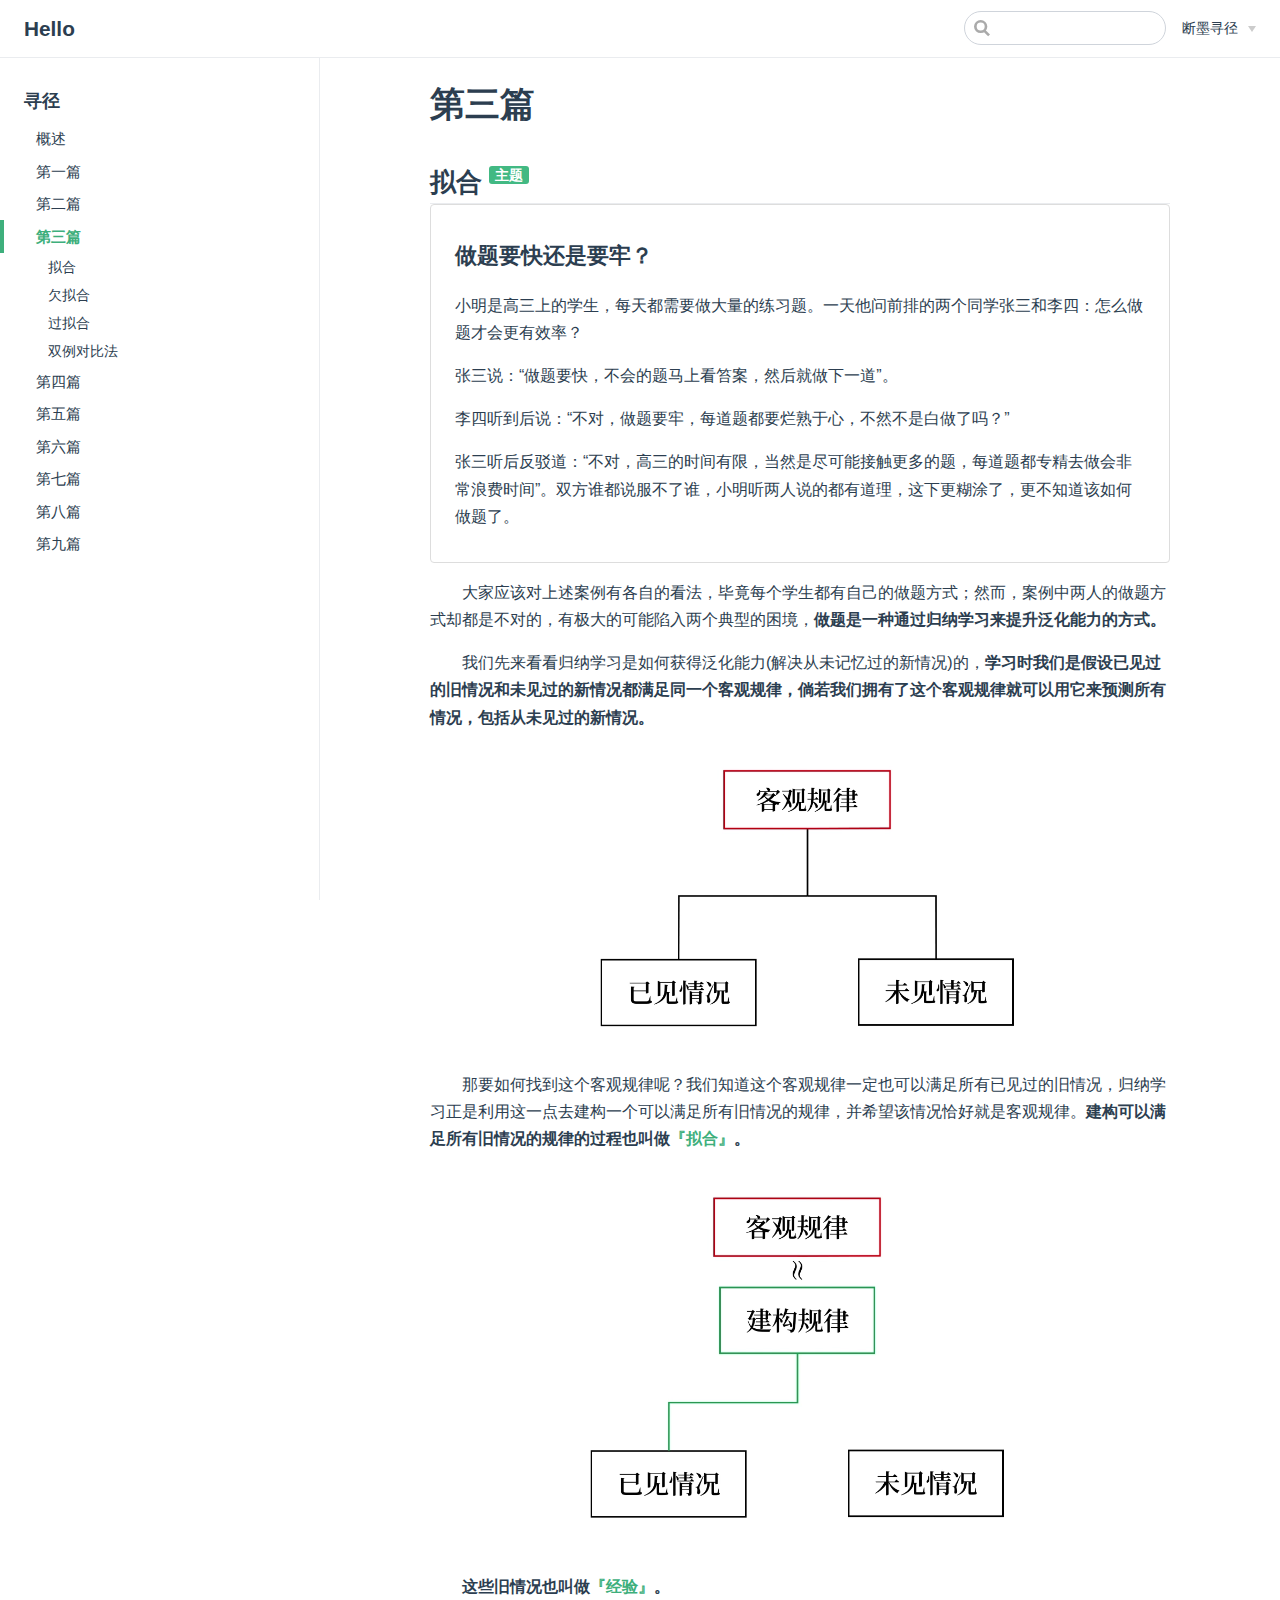
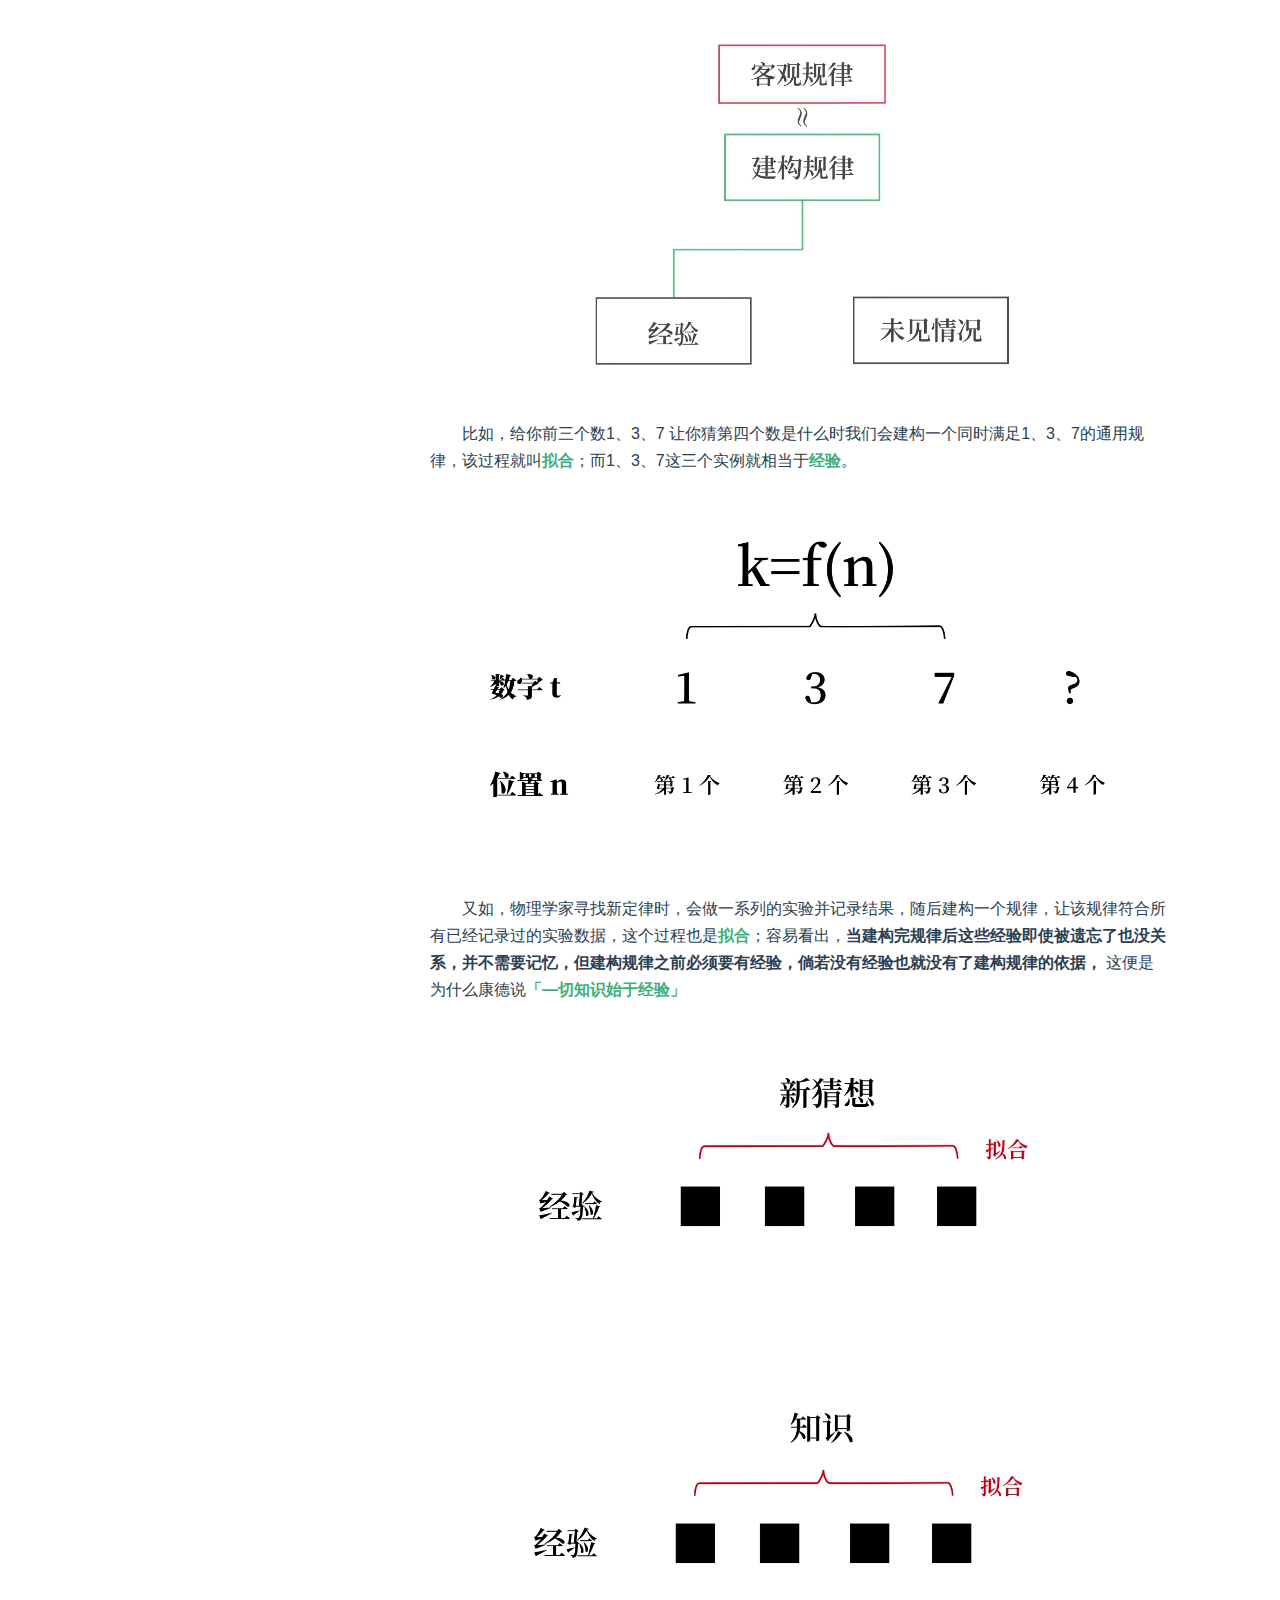
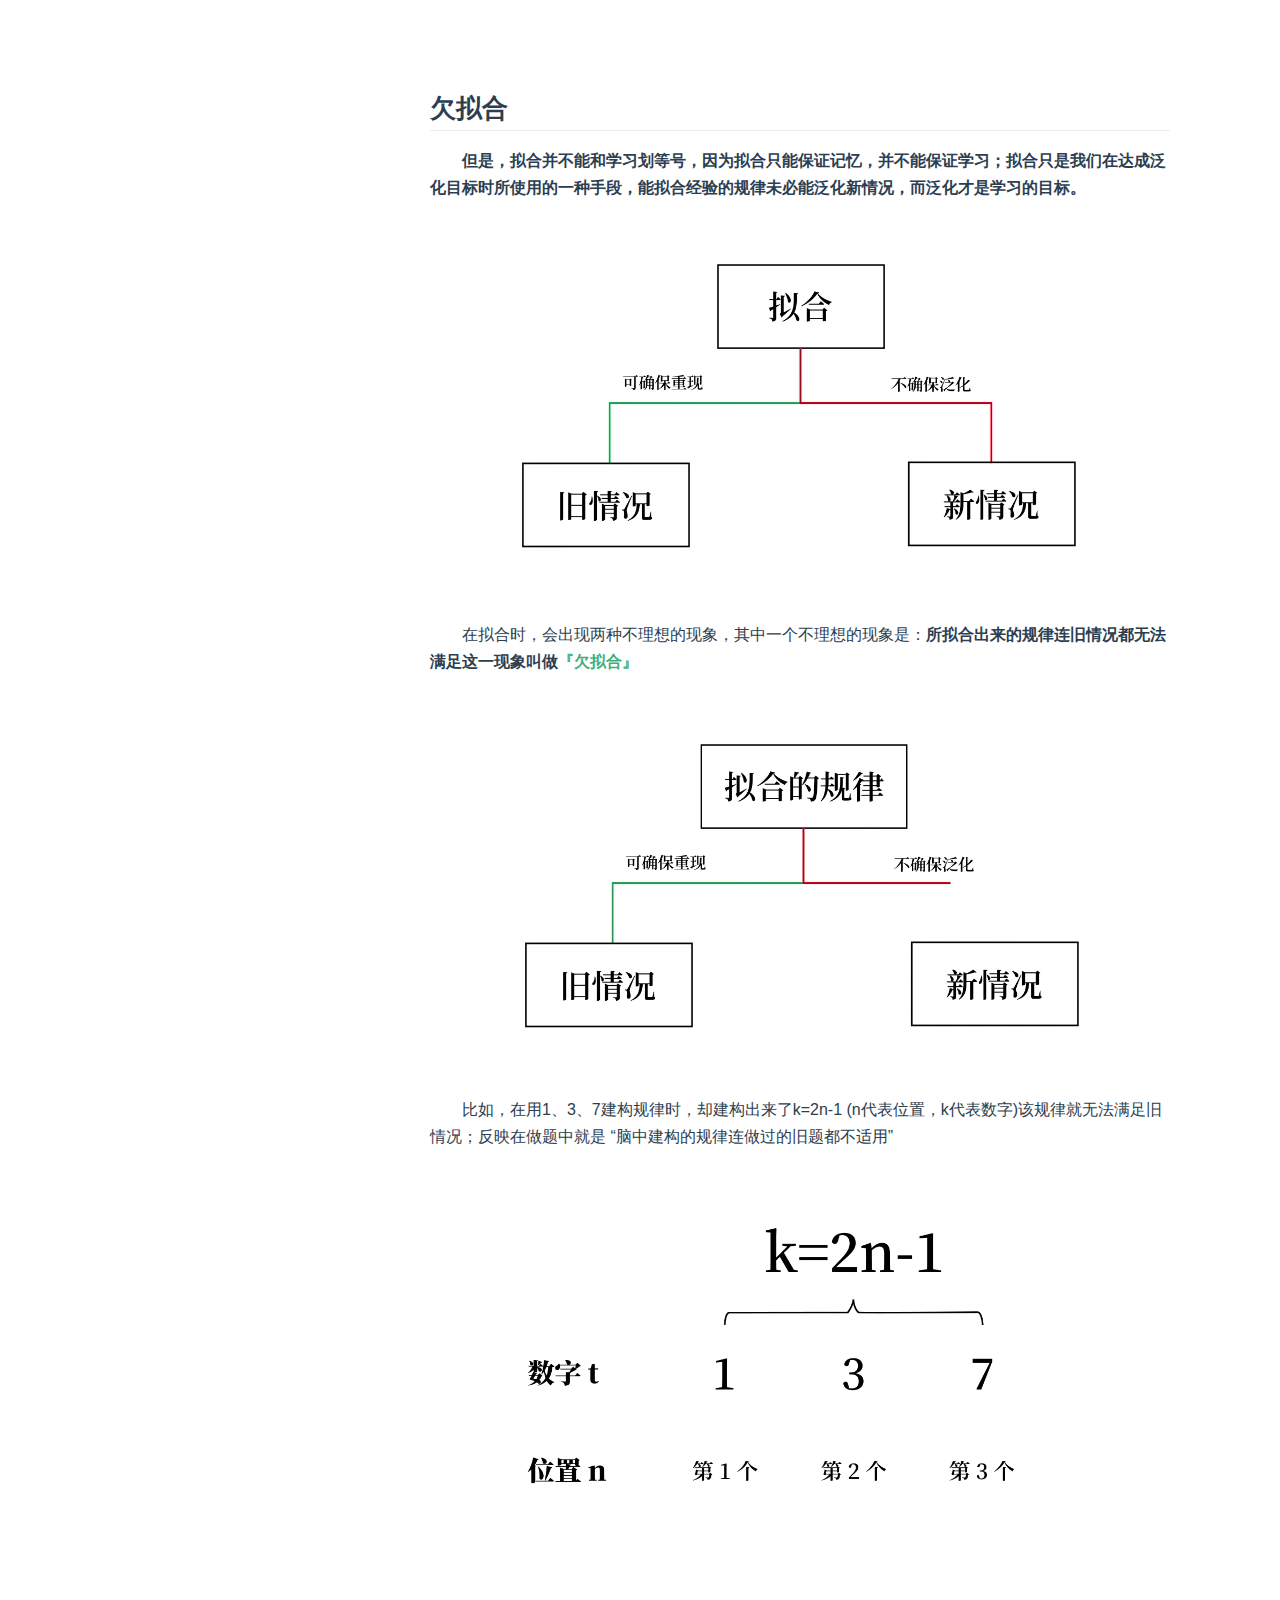
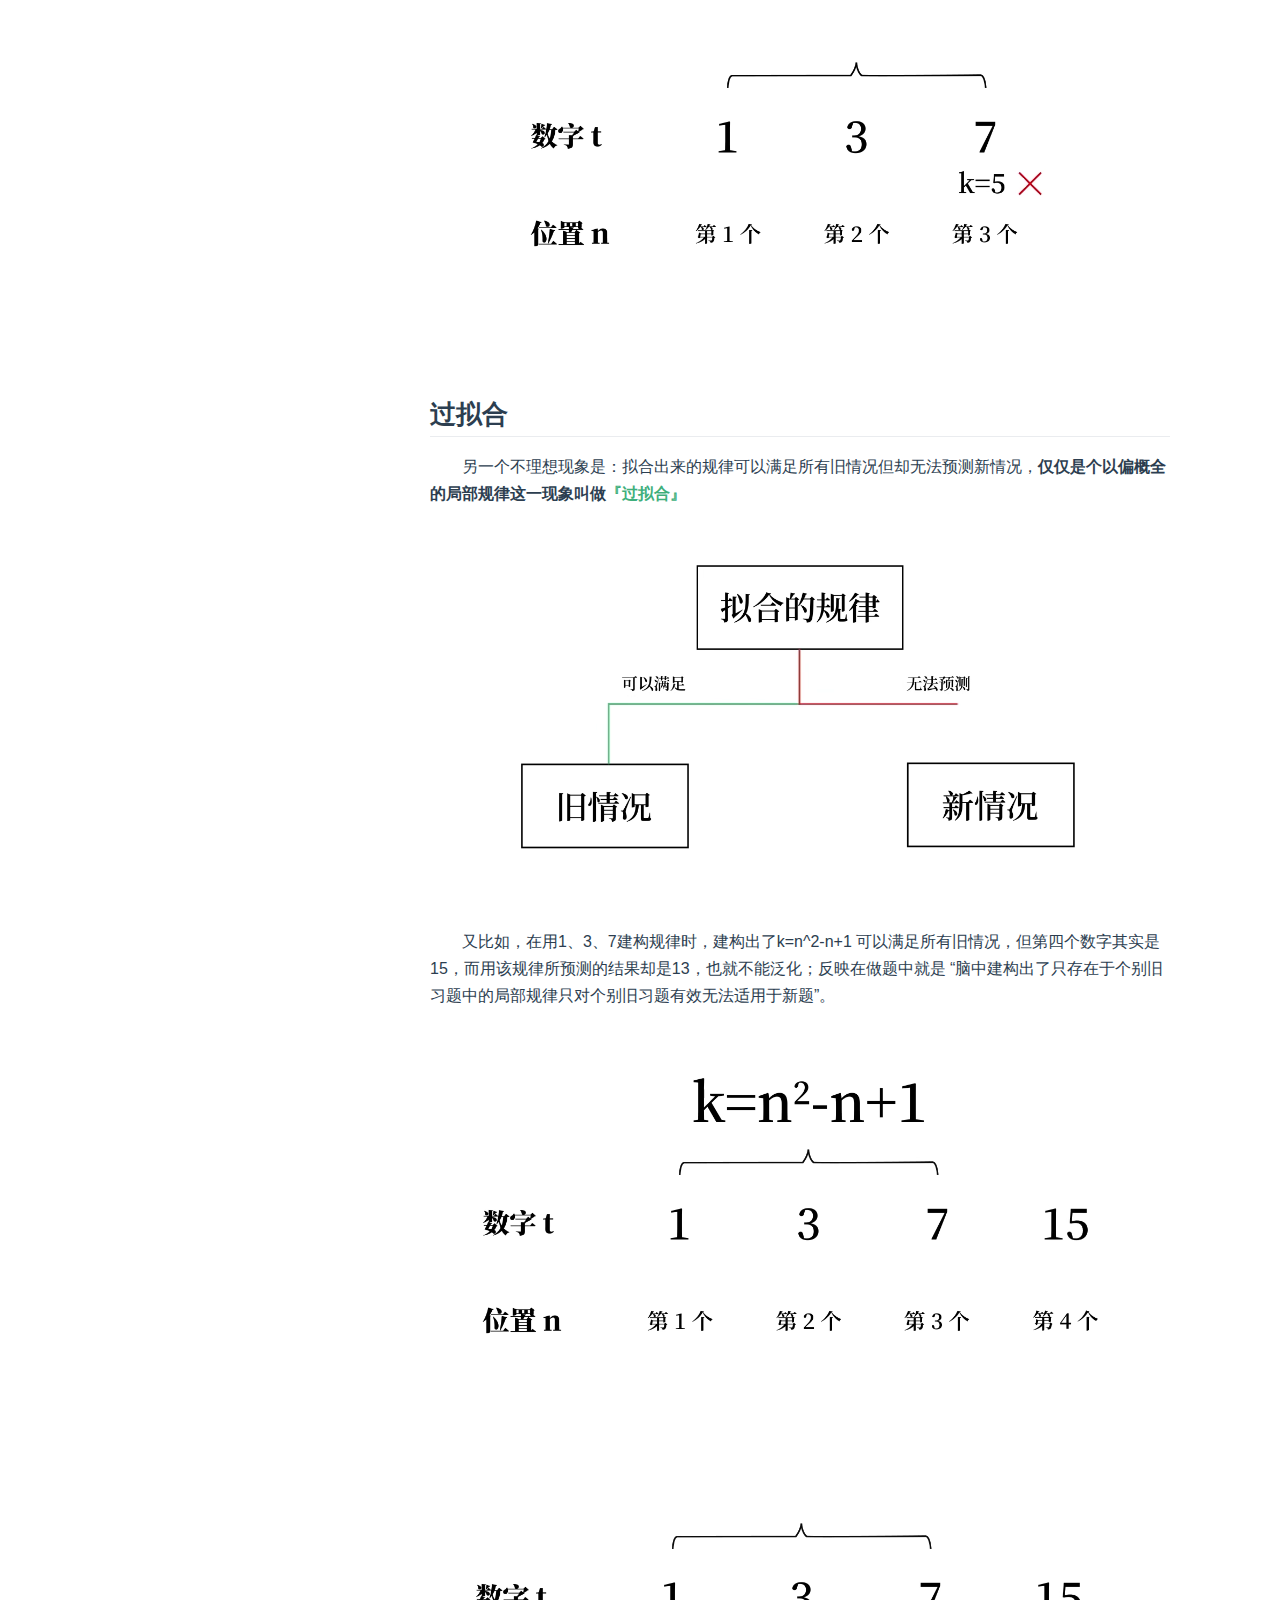
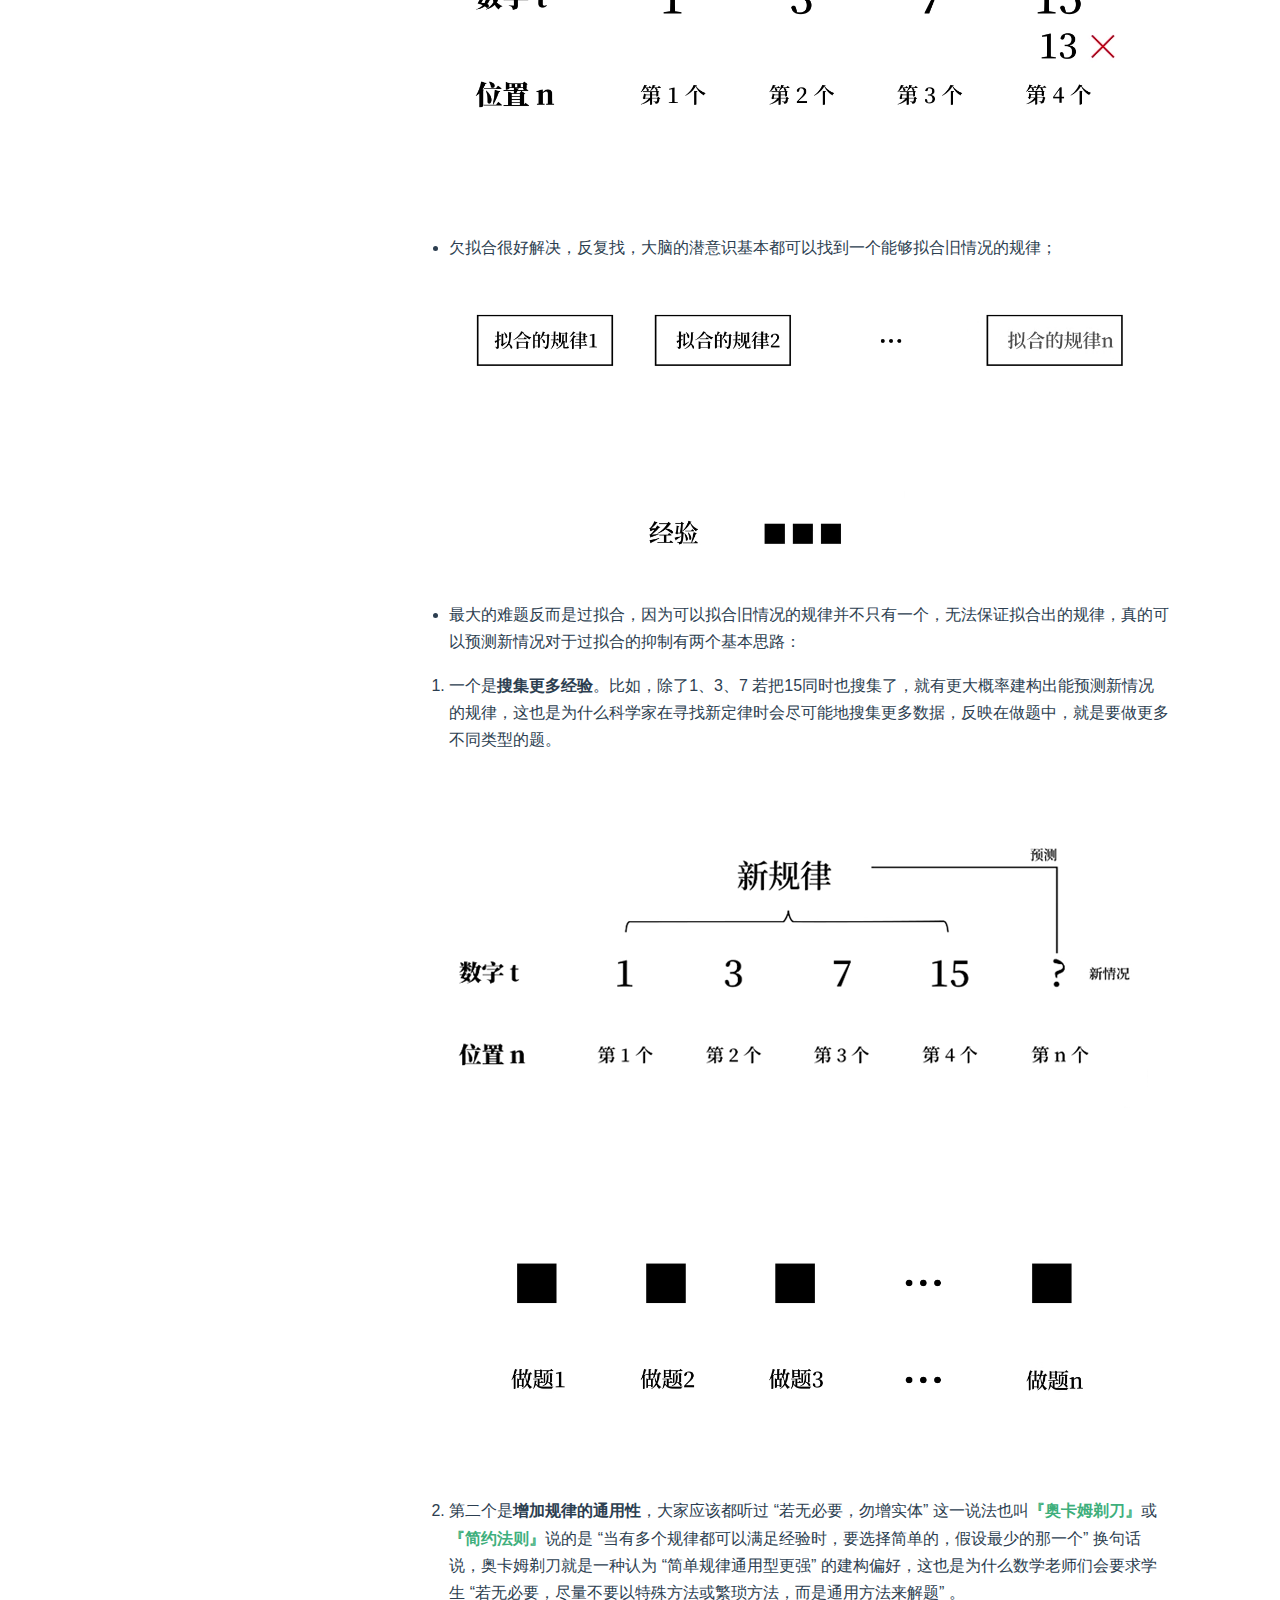
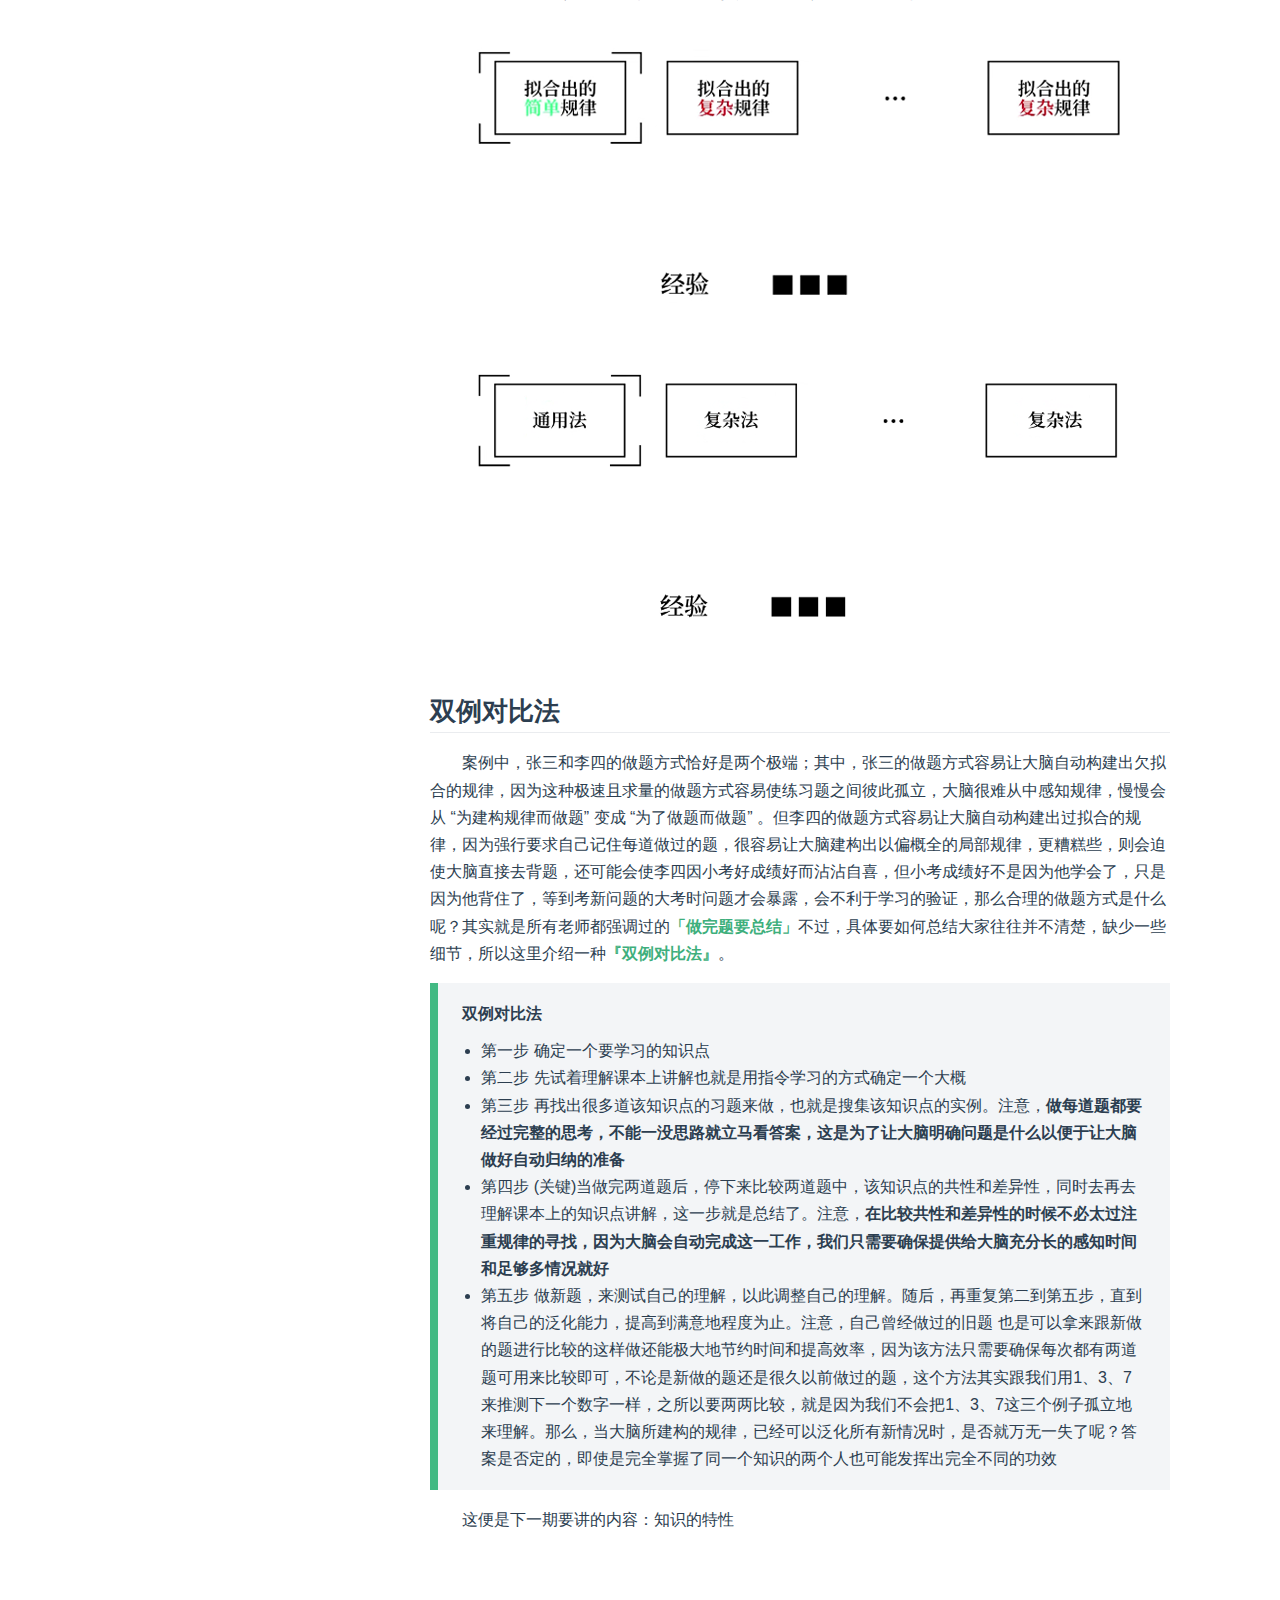
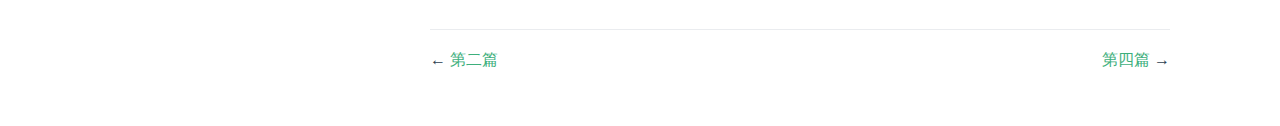
<file: page/routing/r-03.html>
<!DOCTYPE html>
<html lang="en-US">
  <head>
    <meta charset="utf-8">
    <meta name="viewport" content="width=device-width,initial-scale=1">
    <title>第三篇 | Hello</title>
    <meta name="generator" content="VuePress 1.8.2">
    <link rel="icon" href="/svgs/site-icon.svg">
    <meta name="description" content="我的个人网站">
    
    <link rel="preload" href="/assets/css/0.styles.1ce9a4c3.css" as="style"><link rel="preload" href="/assets/js/app.3eb03ded.js" as="script"><link rel="preload" href="/assets/js/2.774629fe.js" as="script"><link rel="preload" href="/assets/js/11.1a3287ef.js" as="script"><link rel="preload" href="/assets/js/3.ffb2ddb3.js" as="script"><link rel="prefetch" href="/assets/js/10.2ca94004.js"><link rel="prefetch" href="/assets/js/12.f307423f.js"><link rel="prefetch" href="/assets/js/13.23f3ad4c.js"><link rel="prefetch" href="/assets/js/14.4a8d5f62.js"><link rel="prefetch" href="/assets/js/15.6f435719.js"><link rel="prefetch" href="/assets/js/16.b8ecb76a.js"><link rel="prefetch" href="/assets/js/17.43039d5f.js"><link rel="prefetch" href="/assets/js/4.c1e0b447.js"><link rel="prefetch" href="/assets/js/5.f7521ad2.js"><link rel="prefetch" href="/assets/js/6.aa3f35a5.js"><link rel="prefetch" href="/assets/js/7.aea7b79f.js"><link rel="prefetch" href="/assets/js/8.152efc0f.js"><link rel="prefetch" href="/assets/js/9.21e25db4.js">
    <link rel="stylesheet" href="/assets/css/0.styles.1ce9a4c3.css">
  </head>
  <body>
    <div id="app" data-server-rendered="true"><div class="theme-container page-routing"><header class="navbar"><div class="sidebar-button"><svg xmlns="http://www.w3.org/2000/svg" aria-hidden="true" role="img" viewBox="0 0 448 512" class="icon"><path fill="currentColor" d="M436 124H12c-6.627 0-12-5.373-12-12V80c0-6.627 5.373-12 12-12h424c6.627 0 12 5.373 12 12v32c0 6.627-5.373 12-12 12zm0 160H12c-6.627 0-12-5.373-12-12v-32c0-6.627 5.373-12 12-12h424c6.627 0 12 5.373 12 12v32c0 6.627-5.373 12-12 12zm0 160H12c-6.627 0-12-5.373-12-12v-32c0-6.627 5.373-12 12-12h424c6.627 0 12 5.373 12 12v32c0 6.627-5.373 12-12 12z"></path></svg></div> <a href="/" class="home-link router-link-active"><!----> <span class="site-name">Hello</span></a> <div class="links"><div class="search-box"><input aria-label="Search" autocomplete="off" spellcheck="false" value=""> <!----></div> <nav class="nav-links can-hide"><div class="nav-item"><div class="dropdown-wrapper"><button type="button" aria-label="断墨寻径" class="dropdown-title"><span class="title">断墨寻径</span> <span class="arrow down"></span></button> <button type="button" aria-label="断墨寻径" class="mobile-dropdown-title"><span class="title">断墨寻径</span> <span class="arrow right"></span></button> <ul class="nav-dropdown" style="display:none;"><li class="dropdown-item"><!----> <a href="/page/routing/" class="nav-link router-link-active">
  概述
</a></li><li class="dropdown-item"><!----> <a href="/page/routing/r-01.html" class="nav-link">
  第一篇
</a></li><li class="dropdown-item"><!----> <a href="/page/routing/r-02.html" class="nav-link">
  第二篇
</a></li><li class="dropdown-item"><!----> <a href="/page/routing/r-03.html" aria-current="page" class="nav-link router-link-exact-active router-link-active">
  第三篇
</a></li><li class="dropdown-item"><!----> <a href="/page/routing/r-04.html" class="nav-link">
  第四篇
</a></li><li class="dropdown-item"><!----> <a href="/page/routing/r-05.html" class="nav-link">
  第五篇
</a></li><li class="dropdown-item"><!----> <a href="/page/routing/r-06.html" class="nav-link">
  第六篇
</a></li><li class="dropdown-item"><!----> <a href="/page/routing/r-07.html" class="nav-link">
  第七篇
</a></li><li class="dropdown-item"><!----> <a href="/page/routing/r-08.html" class="nav-link">
  第八篇
</a></li><li class="dropdown-item"><!----> <a href="/page/routing/r-09.html" class="nav-link">
  第九篇
</a></li></ul></div></div> <!----></nav></div></header> <div class="sidebar-mask"></div> <aside class="sidebar"><nav class="nav-links"><div class="nav-item"><div class="dropdown-wrapper"><button type="button" aria-label="断墨寻径" class="dropdown-title"><span class="title">断墨寻径</span> <span class="arrow down"></span></button> <button type="button" aria-label="断墨寻径" class="mobile-dropdown-title"><span class="title">断墨寻径</span> <span class="arrow right"></span></button> <ul class="nav-dropdown" style="display:none;"><li class="dropdown-item"><!----> <a href="/page/routing/" class="nav-link router-link-active">
  概述
</a></li><li class="dropdown-item"><!----> <a href="/page/routing/r-01.html" class="nav-link">
  第一篇
</a></li><li class="dropdown-item"><!----> <a href="/page/routing/r-02.html" class="nav-link">
  第二篇
</a></li><li class="dropdown-item"><!----> <a href="/page/routing/r-03.html" aria-current="page" class="nav-link router-link-exact-active router-link-active">
  第三篇
</a></li><li class="dropdown-item"><!----> <a href="/page/routing/r-04.html" class="nav-link">
  第四篇
</a></li><li class="dropdown-item"><!----> <a href="/page/routing/r-05.html" class="nav-link">
  第五篇
</a></li><li class="dropdown-item"><!----> <a href="/page/routing/r-06.html" class="nav-link">
  第六篇
</a></li><li class="dropdown-item"><!----> <a href="/page/routing/r-07.html" class="nav-link">
  第七篇
</a></li><li class="dropdown-item"><!----> <a href="/page/routing/r-08.html" class="nav-link">
  第八篇
</a></li><li class="dropdown-item"><!----> <a href="/page/routing/r-09.html" class="nav-link">
  第九篇
</a></li></ul></div></div> <!----></nav>  <ul class="sidebar-links"><li><section class="sidebar-group depth-0"><p class="sidebar-heading open"><span>寻径</span> <!----></p> <ul class="sidebar-links sidebar-group-items"><li><a href="/page/routing/" aria-current="page" class="sidebar-link">概述</a></li><li><a href="/page/routing/r-01.html" class="sidebar-link">第一篇</a></li><li><a href="/page/routing/r-02.html" class="sidebar-link">第二篇</a></li><li><a href="/page/routing/r-03.html" aria-current="page" class="active sidebar-link">第三篇</a><ul class="sidebar-sub-headers"><li class="sidebar-sub-header"><a href="/page/routing/r-03.html#拟合" class="sidebar-link">拟合</a></li><li class="sidebar-sub-header"><a href="/page/routing/r-03.html#欠拟合" class="sidebar-link">欠拟合</a></li><li class="sidebar-sub-header"><a href="/page/routing/r-03.html#过拟合" class="sidebar-link">过拟合</a></li><li class="sidebar-sub-header"><a href="/page/routing/r-03.html#双例对比法" class="sidebar-link">双例对比法</a></li></ul></li><li><a href="/page/routing/r-04.html" class="sidebar-link">第四篇</a></li><li><a href="/page/routing/r-05.html" class="sidebar-link">第五篇</a></li><li><a href="/page/routing/r-06.html" class="sidebar-link">第六篇</a></li><li><a href="/page/routing/r-07.html" class="sidebar-link">第七篇</a></li><li><a href="/page/routing/r-08.html" class="sidebar-link">第八篇</a></li><li><a href="/page/routing/r-09.html" class="sidebar-link">第九篇</a></li></ul></section></li></ul> </aside> <main class="page"> <div class="theme-default-content content__default"><h1 id="第三篇"><a href="#第三篇" class="header-anchor">#</a> 第三篇</h1> <h2 id="拟合"><a href="#拟合" class="header-anchor">#</a> 拟合 <span class="badge tip" style="vertical-align:top;" data-v-15b7b770>主题</span></h2> <div class="case"><h3>做题要快还是要牢？</h3> <p>小明是高三上的学生，每天都需要做大量的练习题。一天他问前排的两个同学张三和李四：怎么做题才会更有效率？</p> <p>张三说：“做题要快，不会的题马上看笞案，然后就做下一道”。 </p> <p>李四听到后说：“不对，做题要牢，每道题都要烂熟于心，不然不是白做了吗？” </p> <p>张三听后反驳道：“不对，高三的时间有限，当然是尽可能接触更多的题，每道题都专精去做会非常浪费时间”。双方谁都说服不了谁，小明听两人说的都有道理，这下更糊涂了，更不知道该如何做题了。</p></div> <p>大家应该对上述案例有各自的看法，毕竟每个学生都有自己的做题方式；然而，案例中两人的做题方式却都是不对的，有极大的可能陷入两个典型的困境，<strong>做题是一种通过归纳学习来提升泛化能力的方式。</strong></p> <p>我们先来看看归纳学习是如何获得泛化能力(解决从未记忆过的新情况)的，<strong>学习时我们是假设已见过的旧情况和未见过的新情况都满足同一个客观规律，倘若我们拥有了这个客观规律就可以用它来预测所有情况，包括从未见过的新情况。</strong></p> <p><img src="/imgs/03-01.png" alt=""></p> <p>那要如何找到这个客观规律呢？我们知道这个客观规律一定也可以满足所有已见过的旧情况，归纳学习正是利用这一点去建构一个可以满足所有旧情况的规律，并希望该情况恰好就是客观规律。<strong>建构可以满足所有旧情况的规律的过程也叫做<i>『拟合』</i>。</strong></p> <p><img src="/imgs/03-02.png" alt=""></p> <p><strong>这些旧情况也叫做<i>『经验』</i>。</strong></p> <p><img src="/imgs/03-03.png" alt=""></p> <p>比如，给你前三个数1、3、7 让你猜第四个数是什么时我们会建构一个同时满足1、3、7的通用规律，该过程就叫<i>拟合</i>；而1、3、7这三个实例就相当于<i>经验</i>。</p> <p><img src="/imgs/03-04.png" alt=""></p> <p>又如，物理学家寻找新定律时，会做一系列的实验并记录结果，随后建构一个规律，让该规律符合所有已经记录过的实验数据，这个过程也是<i>拟合</i>；容易看出，<strong>当建构完规律后这些经验即使被遗忘了也没关系，并不需要记忆，但建构规律之前必须要有经验，倘若没有经验也就没有了建构规律的依据，</strong> 这便是为什么康德说<i>「—切知识始于经验」</i></p> <p><img src="/imgs/03-05.png" alt=""></p> <p><img src="/imgs/03-06.png" alt=""></p> <h2 id="欠拟合"><a href="#欠拟合" class="header-anchor">#</a> 欠拟合</h2> <p><strong>但是，拟合并不能和学习划等号，因为拟合只能保证记忆，并不能保证学习；拟合只是我们在达成泛化目标时所使用的一种手段，能拟合经验的规律未必能泛化新情况，而泛化才是学习的目标。</strong></p> <p><img src="/imgs/03-07.png" alt=""></p> <p>在拟合时，会出现两种不理想的现象，其中一个不理想的现象是：<strong>所拟合出来的规律连旧情况都无法满足这一现象叫做</strong><i>『欠拟合』</i></p> <p><img src="/imgs/03-08.png" alt=""></p> <p>比如，在用1、3、7建构规律时，却建构出来了k=2n-1 (n代表位置，k代表数字)该规律就无法满足旧情况；反映在做题中就是 “脑中建构的规律连做过的旧题都不适用”</p> <p><img src="/imgs/03-09.png" alt=""></p> <p><img src="/imgs/03-10.png" alt=""></p> <h2 id="过拟合"><a href="#过拟合" class="header-anchor">#</a> 过拟合</h2> <p>另一个不理想现象是：拟合出来的规律可以满足所有旧情况但却无法预测新情况，<strong>仅仅是个以偏概全的局部规律这一现象叫做</strong><i>『过拟合』</i></p> <p><img src="/imgs/03-11.png" alt=""></p> <p>又比如，在用1、3、7建构规律时，建构出了k=n^2-n+1 可以满足所有旧情况，但第四个数字其实是15，而用该规律所预测的结果却是13，也就不能泛化；反映在做题中就是 “脑中建构出了只存在于个别旧习题中的局部规律只对个别旧习题有效无法适用于新题”。</p> <p><img src="/imgs/03-12.png" alt=""></p> <p><img src="/imgs/03-13.png" alt=""></p> <ul><li>欠拟合很好解决，反复找，大脑的潜意识基本都可以找到一个能够拟合旧情况的规律；</li></ul> <p><img src="/imgs/03-14.png" alt=""></p> <ul><li>最大的难题反而是过拟合，因为可以拟合旧情况的规律并不只有一个，无法保证拟合出的规律，真的可以预测新情况对于过拟合的抑制有两个基本思路：</li></ul> <ol><li>一个是<strong>搜集更多经验</strong>。比如，除了1、3、7 若把15同时也搜集了，就有更大概率建构出能预测新情况的规律，这也是为什么科学家在寻找新定律时会尽可能地搜集更多数据，反映在做题中，就是要做更多不同类型的题。</li></ol> <p><img src="/imgs/03-15.png" alt=""></p> <p><img src="/imgs/03-16.png" alt=""></p> <ol start="2"><li>第二个是<strong>增加规律的通用性</strong>，大家应该都听过 “若无必要，勿增实体” 这一说法也叫<i>『奥卡姆剃刀』</i>或<i>『简约法则』</i>说的是 “当有多个规律都可以满足经验时，要选择简单的，假设最少的那一个” 换句话说，奥卡姆剃刀就是一种认为 “简单规律通用型更强” 的建构偏好，这也是为什么数学老师们会要求学生 “若无必要，尽量不要以特殊方法或繁琐方法，而是通用方法来解题” 。</li></ol> <p><img src="/imgs/03-17.png" alt=""></p> <p><img src="/imgs/03-18.png" alt=""></p> <h2 id="双例对比法"><a href="#双例对比法" class="header-anchor">#</a> 双例对比法</h2> <p>案例中，张三和李四的做题方式恰好是两个极端；其中，张三的做题方式容易让大脑自动构建出欠拟合的规律，因为这种极速且求量的做题方式容易使练习题之间彼此孤立，大脑很难从中感知规律，慢慢会从 “为建构规律而做题” 变成 “为了做题而做题” 。但李四的做题方式容易让大脑自动构建出过拟合的规律，因为强行要求自己记住每道做过的题，很容易让大脑建构出以偏概全的局部规律，更糟糕些，则会迫使大脑直接去背题，还可能会使李四因小考好成绩好而沾沾自喜，但小考成绩好不是因为他学会了，只是因为他背住了，等到考新问题的大考时问题才会暴露，会不利于学习的验证，那么合理的做题方式是什么呢？其实就是所有老师都强调过的<i>「做完题要总结」</i>不过，具体要如何总结大家往往并不清楚，缺少一些细节，所以这里介绍一种<i>『双例对比法』</i>。</p> <div class="custom-block tip"><p class="custom-block-title">双例对比法</p> <ul><li>第一步 确定一个要学习的知识点</li> <li>第二步 先试着理解课本上讲解也就是用指令学习的方式确定一个大概</li> <li>第三步 再找出很多道该知识点的习题来做，也就是搜集该知识点的实例。注意，<strong>做每道题都要经过完整的思考，不能一没思路就立马看答案，这是为了让大脑明确问题是什么以便于让大脑做好自动归纳的准备</strong></li> <li>第四步 (关键)当做完两道题后，停下来比较两道题中，该知识点的共性和差异性，同时去再去理解课本上的知识点讲解，这一步就是总结了。注意，<strong>在比较共性和差异性的时候不必太过注重规律的寻找，因为大脑会自动完成这一工作，我们只需要确保提供给大脑充分长的感知时间和足够多情况就好</strong></li> <li>第五步 做新题，来测试自己的理解，以此调整自己的理解。随后，再重复第二到第五步，直到将自己的泛化能力，提高到满意地程度为止。注意，自己曾经做过的旧题 也是可以拿来跟新做的题进行比较的这样做还能极大地节约时间和提高效率，因为该方法只需要确保每次都有两道题可用来比较即可，不论是新做的题还是很久以前做过的题，这个方法其实跟我们用1、3、7来推测下一个数字一样，之所以要两两比较，就是因为我们不会把1、3、7这三个例子孤立地来理解。那么，当大脑所建构的规律，已经可以泛化所有新情况时，是否就万无一失了呢？答案是否定的，即使是完全掌握了同一个知识的两个人也可能发挥出完全不同的功效</li></ul></div> <p>这便是下一期要讲的内容：知识的特性</p></div> <footer class="page-edit"><!----> <!----></footer> <div class="page-nav"><p class="inner"><span class="prev">
      ←
      <a href="/page/routing/r-02.html" class="prev">
        第二篇
      </a></span> <span class="next"><a href="/page/routing/r-04.html">
        第四篇
      </a>
      →
    </span></p></div> </main></div><div class="global-ui"></div></div>
    <script src="/assets/js/app.3eb03ded.js" defer></script><script src="/assets/js/2.774629fe.js" defer></script><script src="/assets/js/11.1a3287ef.js" defer></script><script src="/assets/js/3.ffb2ddb3.js" defer></script>
  </body>
</html>
</file>
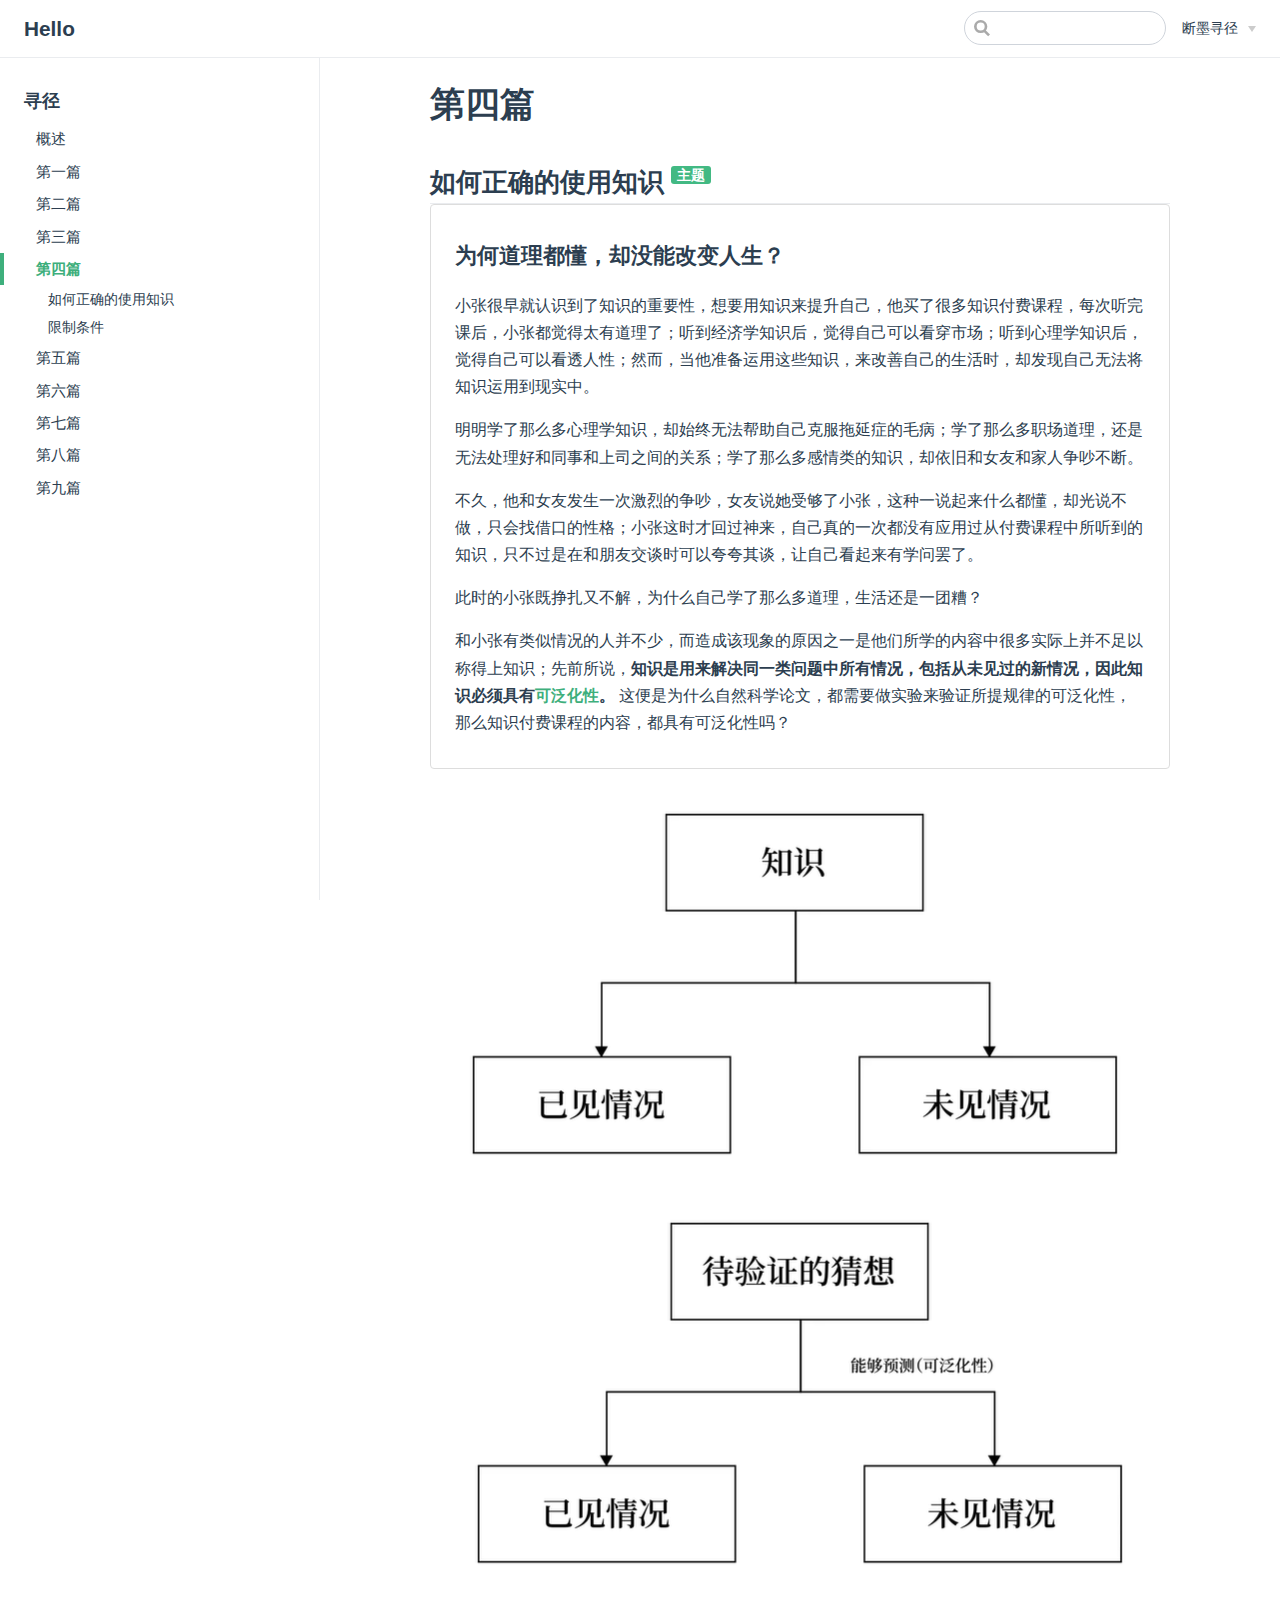
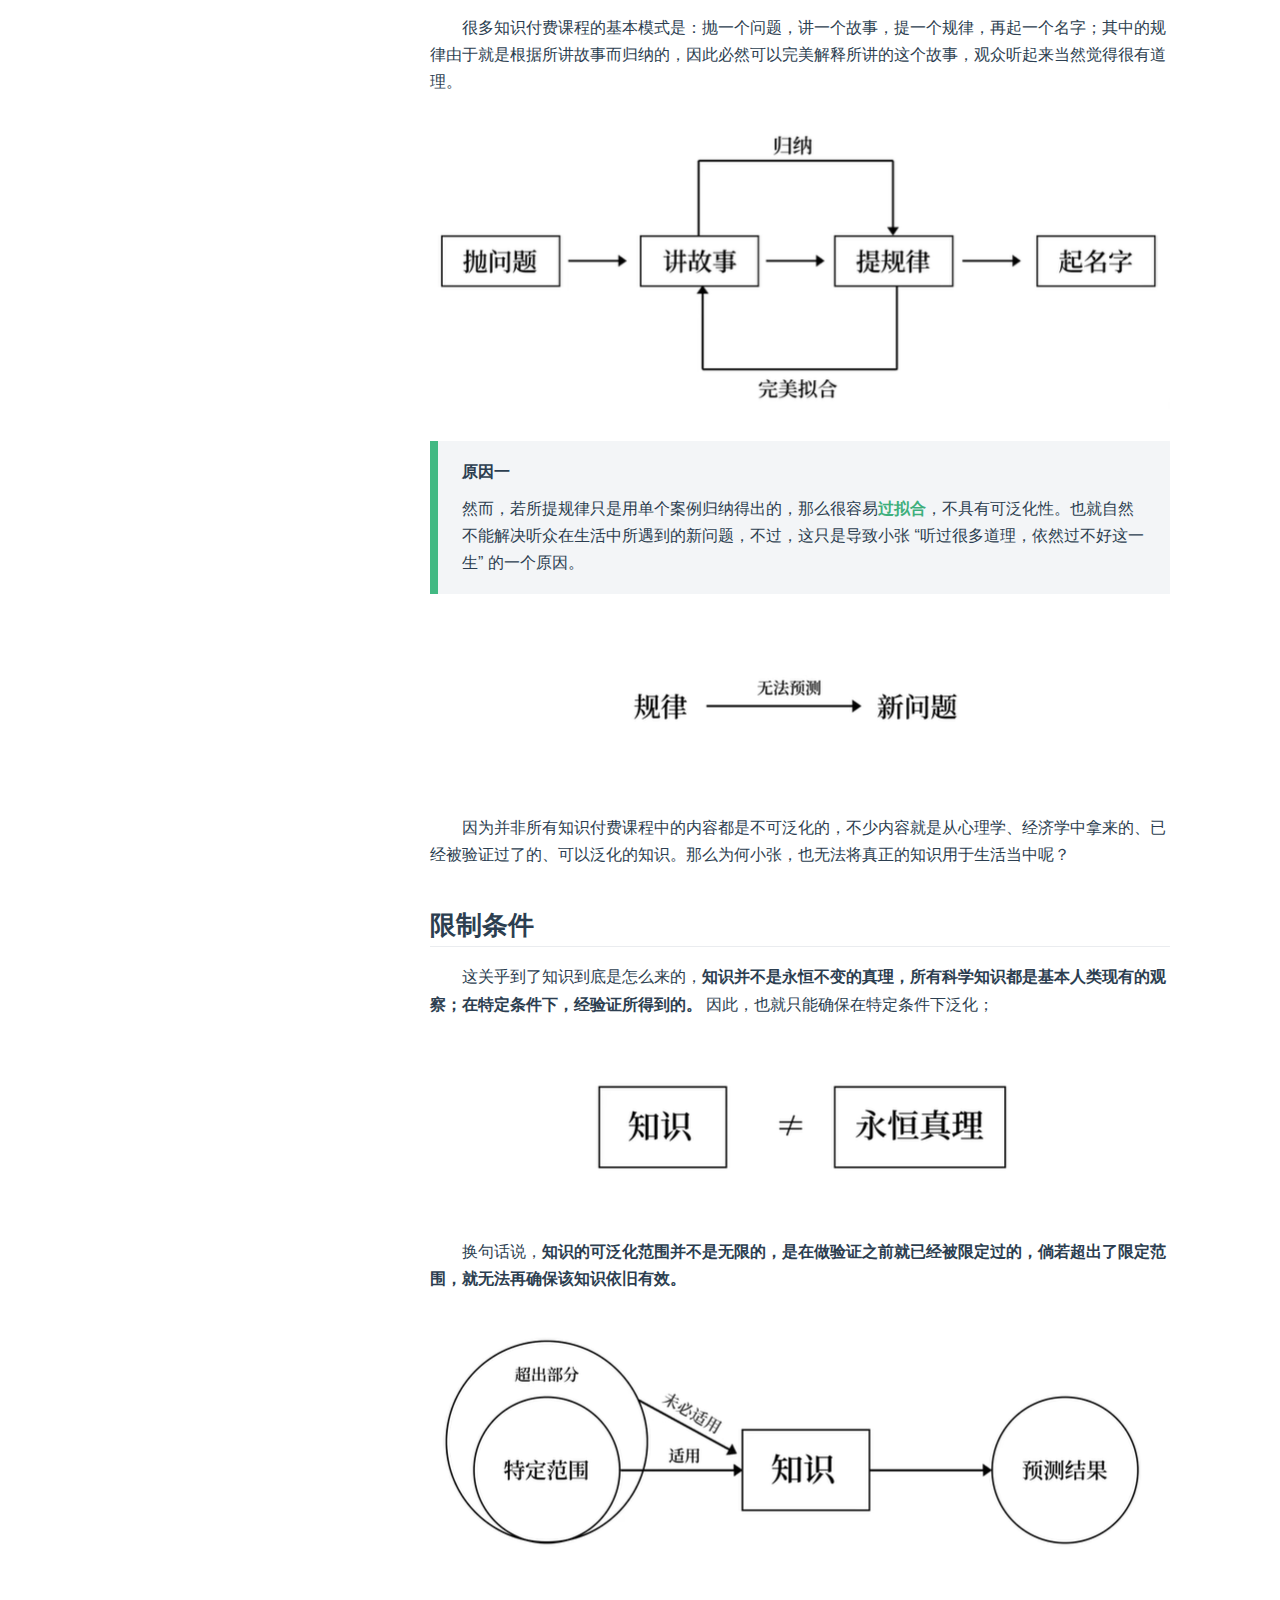
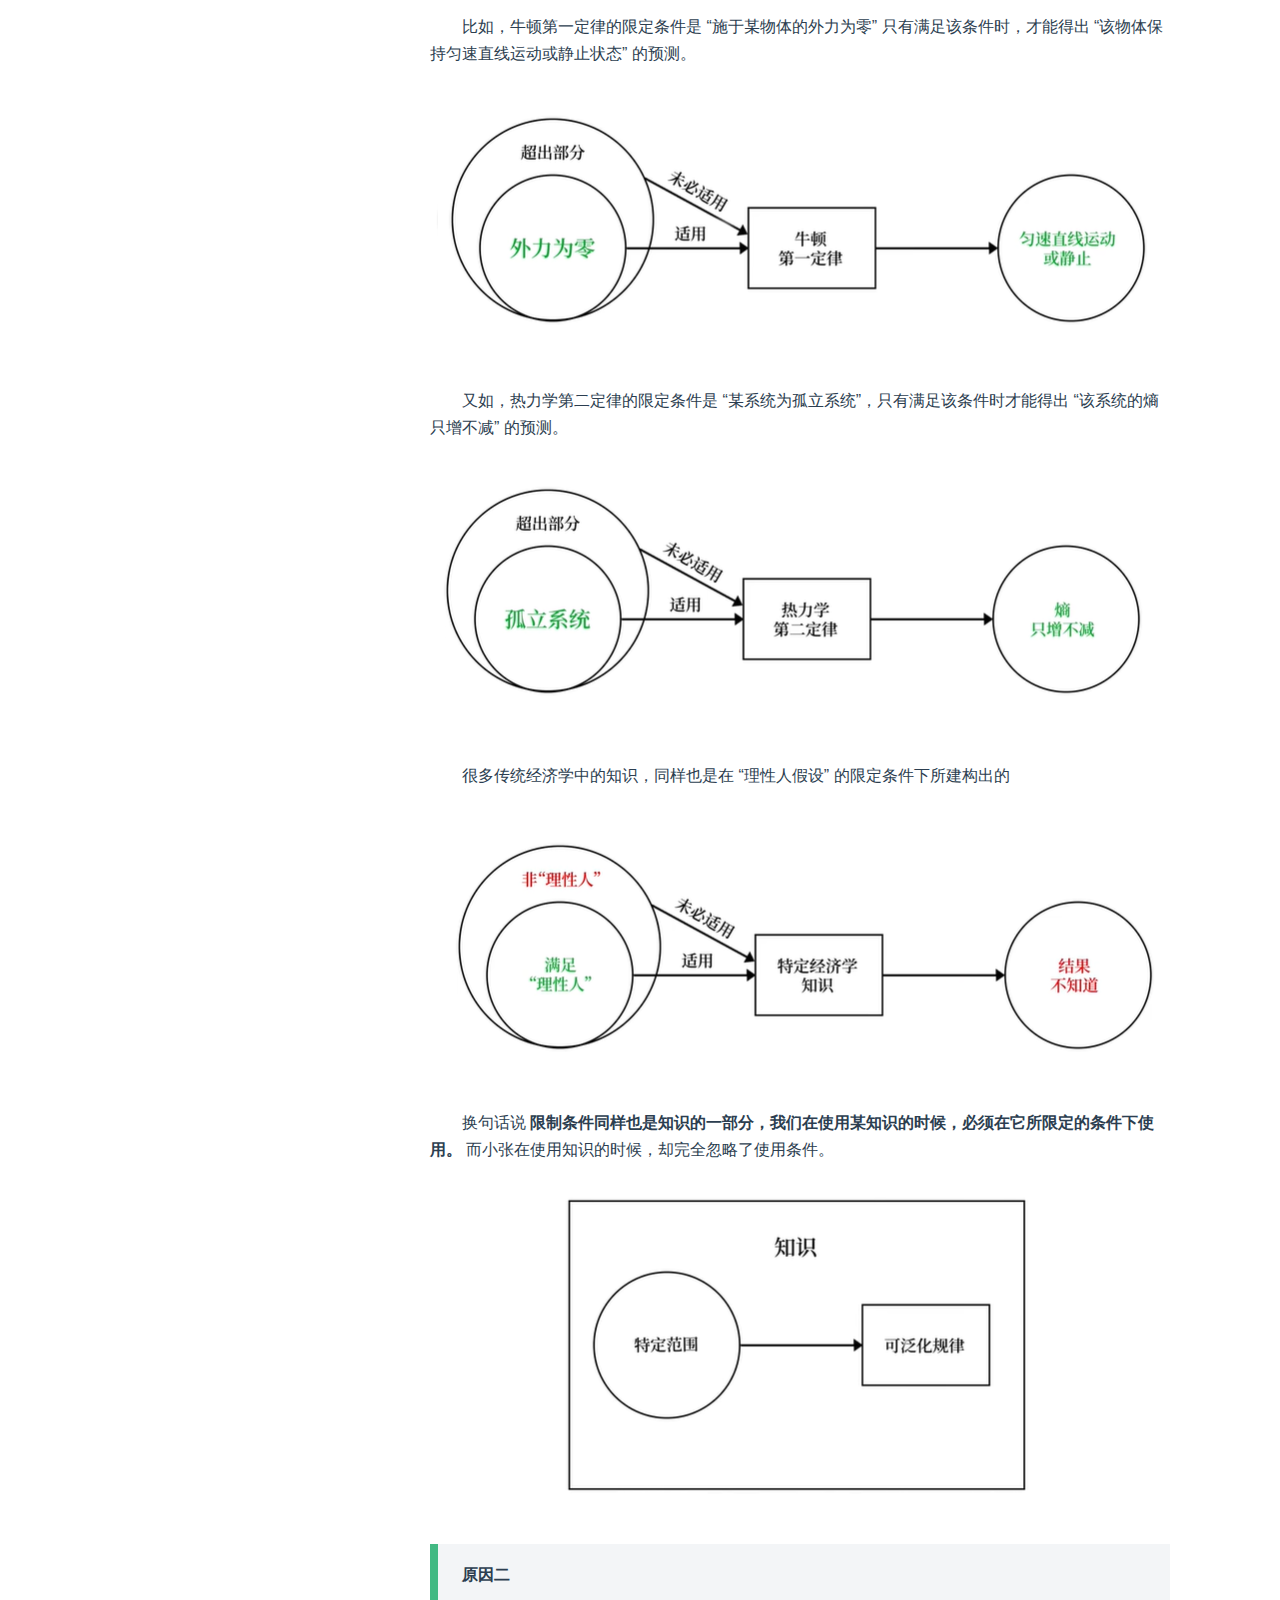
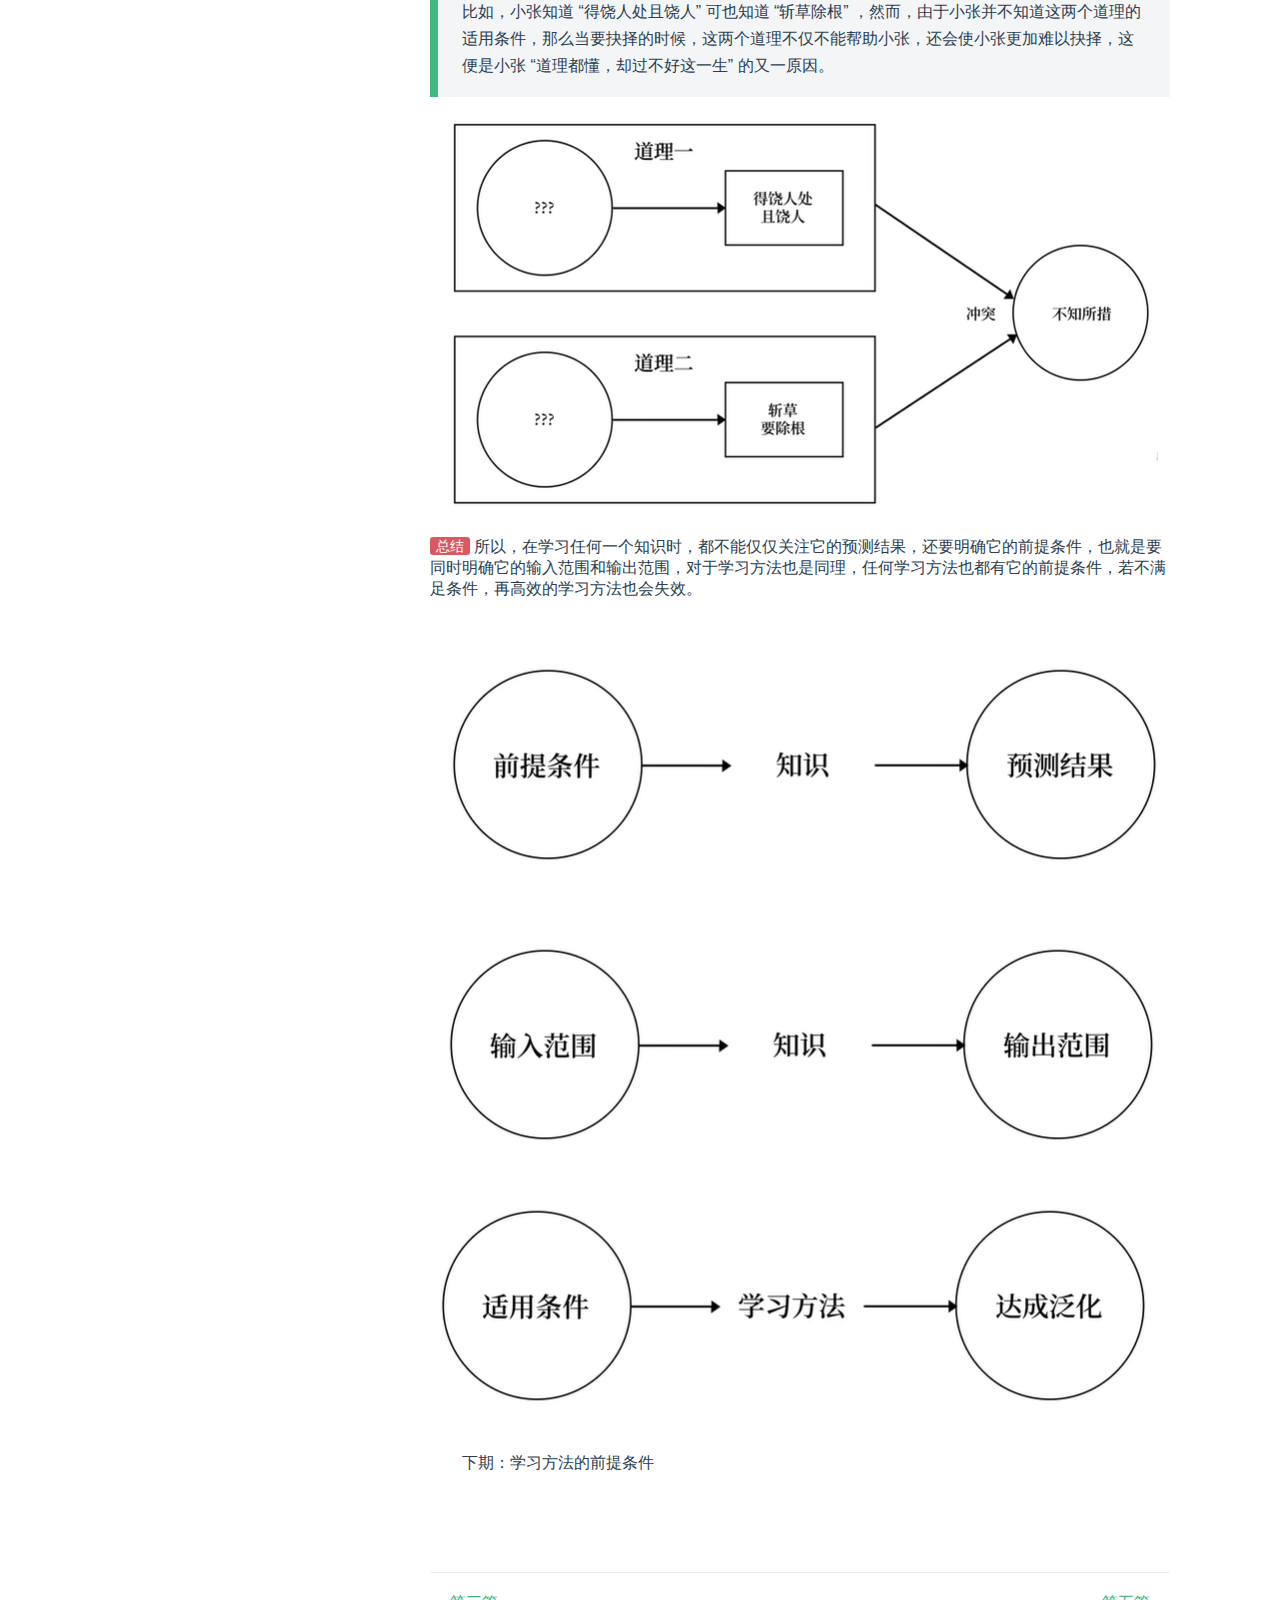
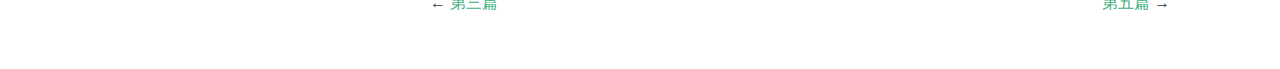
<file: page/routing/r-04.html>
<!DOCTYPE html>
<html lang="en-US">
  <head>
    <meta charset="utf-8">
    <meta name="viewport" content="width=device-width,initial-scale=1">
    <title>第四篇 | Hello</title>
    <meta name="generator" content="VuePress 1.8.2">
    <link rel="icon" href="/svgs/site-icon.svg">
    <meta name="description" content="我的个人网站">
    
    <link rel="preload" href="/assets/css/0.styles.1ce9a4c3.css" as="style"><link rel="preload" href="/assets/js/app.3eb03ded.js" as="script"><link rel="preload" href="/assets/js/2.774629fe.js" as="script"><link rel="preload" href="/assets/js/12.f307423f.js" as="script"><link rel="preload" href="/assets/js/3.ffb2ddb3.js" as="script"><link rel="prefetch" href="/assets/js/10.2ca94004.js"><link rel="prefetch" href="/assets/js/11.1a3287ef.js"><link rel="prefetch" href="/assets/js/13.23f3ad4c.js"><link rel="prefetch" href="/assets/js/14.4a8d5f62.js"><link rel="prefetch" href="/assets/js/15.6f435719.js"><link rel="prefetch" href="/assets/js/16.b8ecb76a.js"><link rel="prefetch" href="/assets/js/17.43039d5f.js"><link rel="prefetch" href="/assets/js/4.c1e0b447.js"><link rel="prefetch" href="/assets/js/5.f7521ad2.js"><link rel="prefetch" href="/assets/js/6.aa3f35a5.js"><link rel="prefetch" href="/assets/js/7.aea7b79f.js"><link rel="prefetch" href="/assets/js/8.152efc0f.js"><link rel="prefetch" href="/assets/js/9.21e25db4.js">
    <link rel="stylesheet" href="/assets/css/0.styles.1ce9a4c3.css">
  </head>
  <body>
    <div id="app" data-server-rendered="true"><div class="theme-container page-routing"><header class="navbar"><div class="sidebar-button"><svg xmlns="http://www.w3.org/2000/svg" aria-hidden="true" role="img" viewBox="0 0 448 512" class="icon"><path fill="currentColor" d="M436 124H12c-6.627 0-12-5.373-12-12V80c0-6.627 5.373-12 12-12h424c6.627 0 12 5.373 12 12v32c0 6.627-5.373 12-12 12zm0 160H12c-6.627 0-12-5.373-12-12v-32c0-6.627 5.373-12 12-12h424c6.627 0 12 5.373 12 12v32c0 6.627-5.373 12-12 12zm0 160H12c-6.627 0-12-5.373-12-12v-32c0-6.627 5.373-12 12-12h424c6.627 0 12 5.373 12 12v32c0 6.627-5.373 12-12 12z"></path></svg></div> <a href="/" class="home-link router-link-active"><!----> <span class="site-name">Hello</span></a> <div class="links"><div class="search-box"><input aria-label="Search" autocomplete="off" spellcheck="false" value=""> <!----></div> <nav class="nav-links can-hide"><div class="nav-item"><div class="dropdown-wrapper"><button type="button" aria-label="断墨寻径" class="dropdown-title"><span class="title">断墨寻径</span> <span class="arrow down"></span></button> <button type="button" aria-label="断墨寻径" class="mobile-dropdown-title"><span class="title">断墨寻径</span> <span class="arrow right"></span></button> <ul class="nav-dropdown" style="display:none;"><li class="dropdown-item"><!----> <a href="/page/routing/" class="nav-link router-link-active">
  概述
</a></li><li class="dropdown-item"><!----> <a href="/page/routing/r-01.html" class="nav-link">
  第一篇
</a></li><li class="dropdown-item"><!----> <a href="/page/routing/r-02.html" class="nav-link">
  第二篇
</a></li><li class="dropdown-item"><!----> <a href="/page/routing/r-03.html" class="nav-link">
  第三篇
</a></li><li class="dropdown-item"><!----> <a href="/page/routing/r-04.html" aria-current="page" class="nav-link router-link-exact-active router-link-active">
  第四篇
</a></li><li class="dropdown-item"><!----> <a href="/page/routing/r-05.html" class="nav-link">
  第五篇
</a></li><li class="dropdown-item"><!----> <a href="/page/routing/r-06.html" class="nav-link">
  第六篇
</a></li><li class="dropdown-item"><!----> <a href="/page/routing/r-07.html" class="nav-link">
  第七篇
</a></li><li class="dropdown-item"><!----> <a href="/page/routing/r-08.html" class="nav-link">
  第八篇
</a></li><li class="dropdown-item"><!----> <a href="/page/routing/r-09.html" class="nav-link">
  第九篇
</a></li></ul></div></div> <!----></nav></div></header> <div class="sidebar-mask"></div> <aside class="sidebar"><nav class="nav-links"><div class="nav-item"><div class="dropdown-wrapper"><button type="button" aria-label="断墨寻径" class="dropdown-title"><span class="title">断墨寻径</span> <span class="arrow down"></span></button> <button type="button" aria-label="断墨寻径" class="mobile-dropdown-title"><span class="title">断墨寻径</span> <span class="arrow right"></span></button> <ul class="nav-dropdown" style="display:none;"><li class="dropdown-item"><!----> <a href="/page/routing/" class="nav-link router-link-active">
  概述
</a></li><li class="dropdown-item"><!----> <a href="/page/routing/r-01.html" class="nav-link">
  第一篇
</a></li><li class="dropdown-item"><!----> <a href="/page/routing/r-02.html" class="nav-link">
  第二篇
</a></li><li class="dropdown-item"><!----> <a href="/page/routing/r-03.html" class="nav-link">
  第三篇
</a></li><li class="dropdown-item"><!----> <a href="/page/routing/r-04.html" aria-current="page" class="nav-link router-link-exact-active router-link-active">
  第四篇
</a></li><li class="dropdown-item"><!----> <a href="/page/routing/r-05.html" class="nav-link">
  第五篇
</a></li><li class="dropdown-item"><!----> <a href="/page/routing/r-06.html" class="nav-link">
  第六篇
</a></li><li class="dropdown-item"><!----> <a href="/page/routing/r-07.html" class="nav-link">
  第七篇
</a></li><li class="dropdown-item"><!----> <a href="/page/routing/r-08.html" class="nav-link">
  第八篇
</a></li><li class="dropdown-item"><!----> <a href="/page/routing/r-09.html" class="nav-link">
  第九篇
</a></li></ul></div></div> <!----></nav>  <ul class="sidebar-links"><li><section class="sidebar-group depth-0"><p class="sidebar-heading open"><span>寻径</span> <!----></p> <ul class="sidebar-links sidebar-group-items"><li><a href="/page/routing/" aria-current="page" class="sidebar-link">概述</a></li><li><a href="/page/routing/r-01.html" class="sidebar-link">第一篇</a></li><li><a href="/page/routing/r-02.html" class="sidebar-link">第二篇</a></li><li><a href="/page/routing/r-03.html" class="sidebar-link">第三篇</a></li><li><a href="/page/routing/r-04.html" aria-current="page" class="active sidebar-link">第四篇</a><ul class="sidebar-sub-headers"><li class="sidebar-sub-header"><a href="/page/routing/r-04.html#如何正确的使用知识" class="sidebar-link">如何正确的使用知识</a></li><li class="sidebar-sub-header"><a href="/page/routing/r-04.html#限制条件" class="sidebar-link">限制条件</a></li></ul></li><li><a href="/page/routing/r-05.html" class="sidebar-link">第五篇</a></li><li><a href="/page/routing/r-06.html" class="sidebar-link">第六篇</a></li><li><a href="/page/routing/r-07.html" class="sidebar-link">第七篇</a></li><li><a href="/page/routing/r-08.html" class="sidebar-link">第八篇</a></li><li><a href="/page/routing/r-09.html" class="sidebar-link">第九篇</a></li></ul></section></li></ul> </aside> <main class="page"> <div class="theme-default-content content__default"><h1 id="第四篇"><a href="#第四篇" class="header-anchor">#</a> 第四篇</h1> <h2 id="如何正确的使用知识"><a href="#如何正确的使用知识" class="header-anchor">#</a> 如何正确的使用知识 <span class="badge tip" style="vertical-align:top;" data-v-15b7b770>主题</span></h2> <div class="case"><h3>为何道理都懂，却没能改变人生？</h3> <p>小张很早就认识到了知识的重要性，想要用知识来提升自己，他买了很多知识付费课程，每次听完课后，小张都觉得太有道理了；听到经济学知识后，觉得自己可以看穿市场；听到心理学知识后，觉得自己可以看透人性；然而，当他准备运用这些知识，来改善自己的生活时，却发现自己无法将知识运用到现实中。</p> <p>明明学了那么多心理学知识，却始终无法帮助自己克服拖延症的毛病；学了那么多职场道理，还是无法处理好和同事和上司之间的关系；学了那么多感情类的知识，却依旧和女友和家人争吵不断。</p> <p>不久，他和女友发生一次激烈的争吵，女友说她受够了小张，这种一说起来什么都懂，却光说不做，只会找借口的性格；小张这时才回过神来，自己真的一次都没有应用过从付费课程中所听到的知识，只不过是在和朋友交谈时可以夸夸其谈，让自己看起来有学问罢了。</p> <p>此时的小张既挣扎又不解，为什么自己学了那么多道理，生活还是一团糟？</p> <p>和小张有类似情况的人并不少，而造成该现象的原因之一是他们所学的内容中很多实际上并不足以称得上知识；先前所说，<strong>知识是用来解决同一类问题中所有情况，包括从未见过的新情况，因此知识必须具有<i>可泛化性</i>。</strong> 这便是为什么自然科学论文，都需要做实验来验证所提规律的可泛化性，那么知识付费课程的内容，都具有可泛化性吗？</p></div> <p><img src="/imgs/04-01.png" alt=""></p> <p><img src="/imgs/04-02.png" alt=""></p> <p>很多知识付费课程的基本模式是：抛一个问题，讲一个故事，提一个规律，再起一个名字；其中的规律由于就是根据所讲故事而归纳的，因此必然可以完美解释所讲的这个故事，观众听起来当然觉得很有道理。</p> <p><img src="/imgs/04-03.png" alt=""></p> <div class="custom-block tip"><p class="custom-block-title">原因一</p> <p>然而，若所提规律只是用单个案例归纳得出的，那么很容易<i>过拟合</i>，不具有可泛化性。也就自然不能解决听众在生活中所遇到的新问题，不过，这只是导致小张 “听过很多道理，依然过不好这一生” 的一个原因。</p></div> <p><img src="/imgs/04-04.png" alt=""></p> <p>因为并非所有知识付费课程中的内容都是不可泛化的，不少内容就是从心理学、经济学中拿来的、已经被验证过了的、可以泛化的知识。那么为何小张，也无法将真正的知识用于生活当中呢？</p> <h2 id="限制条件"><a href="#限制条件" class="header-anchor">#</a> 限制条件</h2> <p>这关乎到了知识到底是怎么来的，<strong>知识并不是永恒不变的真理，所有科学知识都是基本人类现有的观察；在特定条件下，经验证所得到的。</strong> 因此，也就只能确保在特定条件下泛化；</p> <p><img src="/imgs/04-05.png" alt=""></p> <p>换句话说，<strong>知识的可泛化范围并不是无限的，是在做验证之前就已经被限定过的，倘若超出了限定范围，就无法再确保该知识依旧有效。</strong></p> <p><img src="/imgs/04-06.png" alt=""></p> <p>比如，牛顿第一定律的限定条件是 “施于某物体的外力为零” 只有满足该条件时，才能得出 “该物体保持匀速直线运动或静止状态” 的预测。</p> <p><img src="/imgs/04-07.png" alt=""></p> <p>又如，热力学第二定律的限定条件是 “某系统为孤立系统”，只有满足该条件时才能得出 “该系统的熵只增不减” 的预测。</p> <p><img src="/imgs/04-08.png" alt=""></p> <p>很多传统经济学中的知识，同样也是在 “理性人假设” 的限定条件下所建构出的</p> <p><img src="/imgs/04-09.png" alt=""></p> <p>换句话说 <strong>限制条件同样也是知识的一部分，我们在使用某知识的时候，必须在它所限定的条件下使用。</strong> 而小张在使用知识的时候，却完全忽略了使用条件。</p> <p><img src="/imgs/04-10.png" alt=""></p> <div class="custom-block tip"><p class="custom-block-title">原因二</p> <p>比如，小张知道 “得饶人处且饶人” 可也知道 “斩草除根” ，然而，由于小张并不知道这两个道理的适用条件，那么当要抉择的时候，这两个道理不仅不能帮助小张，还会使小张更加难以抉择，这便是小张 “道理都懂，却过不好这一生” 的又一原因。</p></div> <p><img src="/imgs/04-11.png" alt=""></p> <span class="badge error" style="vertical-align:top;" data-v-15b7b770>总结</span> 所以，在学习任何一个知识时，都不能仅仅关注它的预测结果，还要明确它的前提条件，也就是要同时明确它的输入范围和输出范围，对于学习方法也是同理，任何学习方法也都有它的前提条件，若不满足条件，再高效的学习方法也会失效。
<p><img src="/imgs/04-12.png" alt=""></p> <p><img src="/imgs/04-13.png" alt=""></p> <p><img src="/imgs/04-14.png" alt=""></p> <p>下期：学习方法的前提条件</p></div> <footer class="page-edit"><!----> <!----></footer> <div class="page-nav"><p class="inner"><span class="prev">
      ←
      <a href="/page/routing/r-03.html" class="prev">
        第三篇
      </a></span> <span class="next"><a href="/page/routing/r-05.html">
        第五篇
      </a>
      →
    </span></p></div> </main></div><div class="global-ui"></div></div>
    <script src="/assets/js/app.3eb03ded.js" defer></script><script src="/assets/js/2.774629fe.js" defer></script><script src="/assets/js/12.f307423f.js" defer></script><script src="/assets/js/3.ffb2ddb3.js" defer></script>
  </body>
</html>
</file>
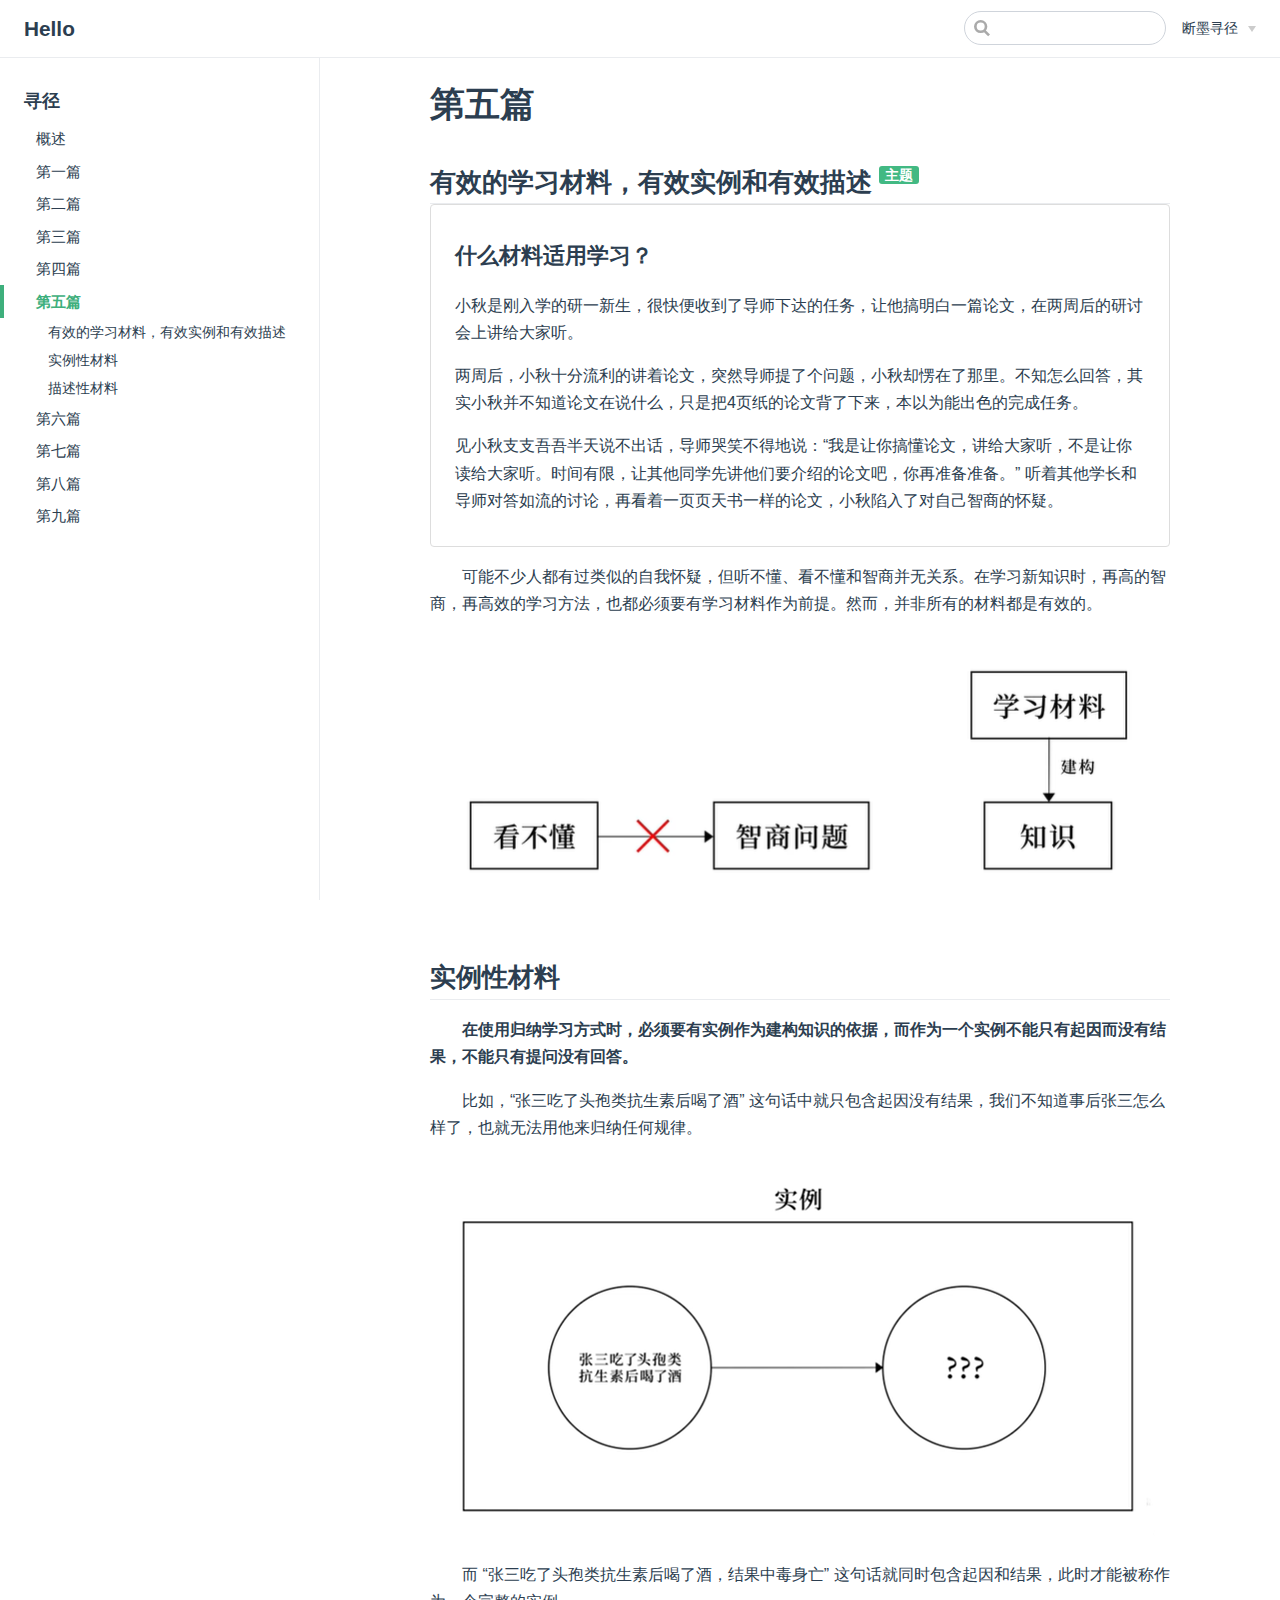
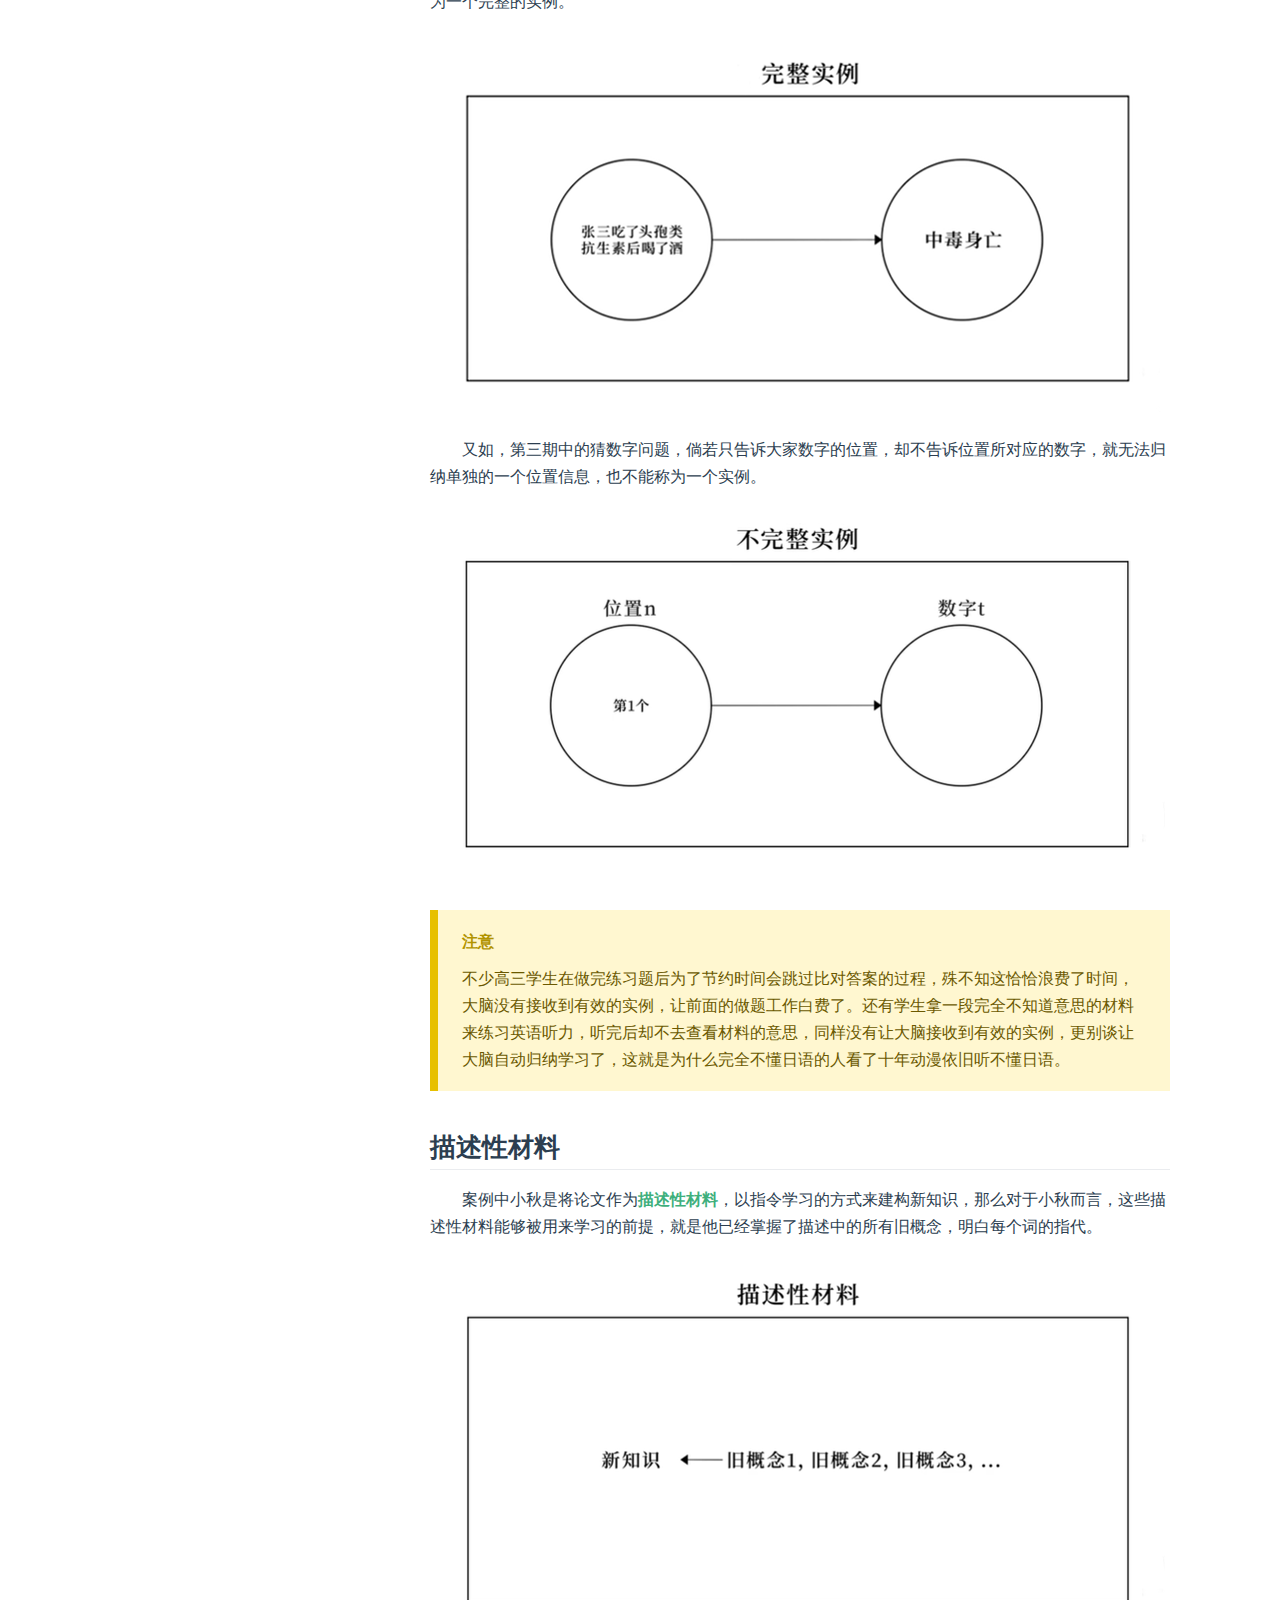
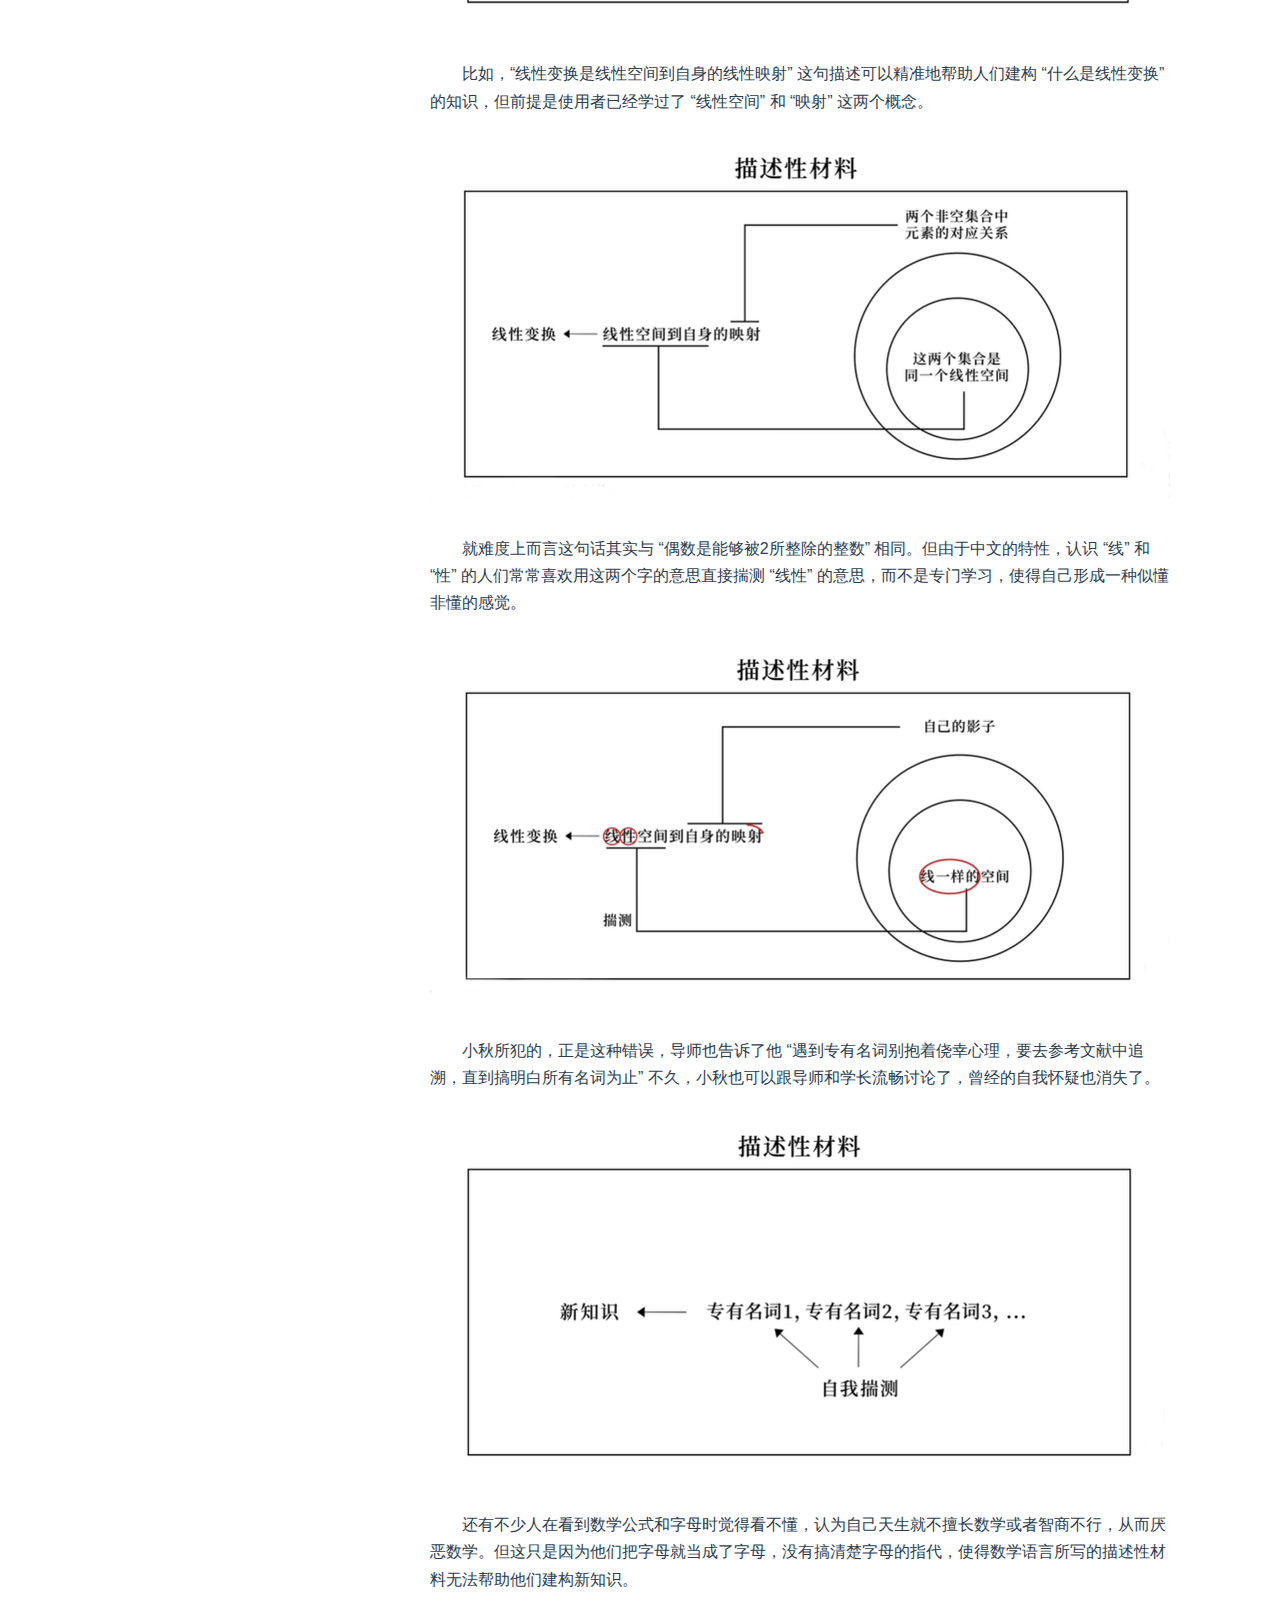
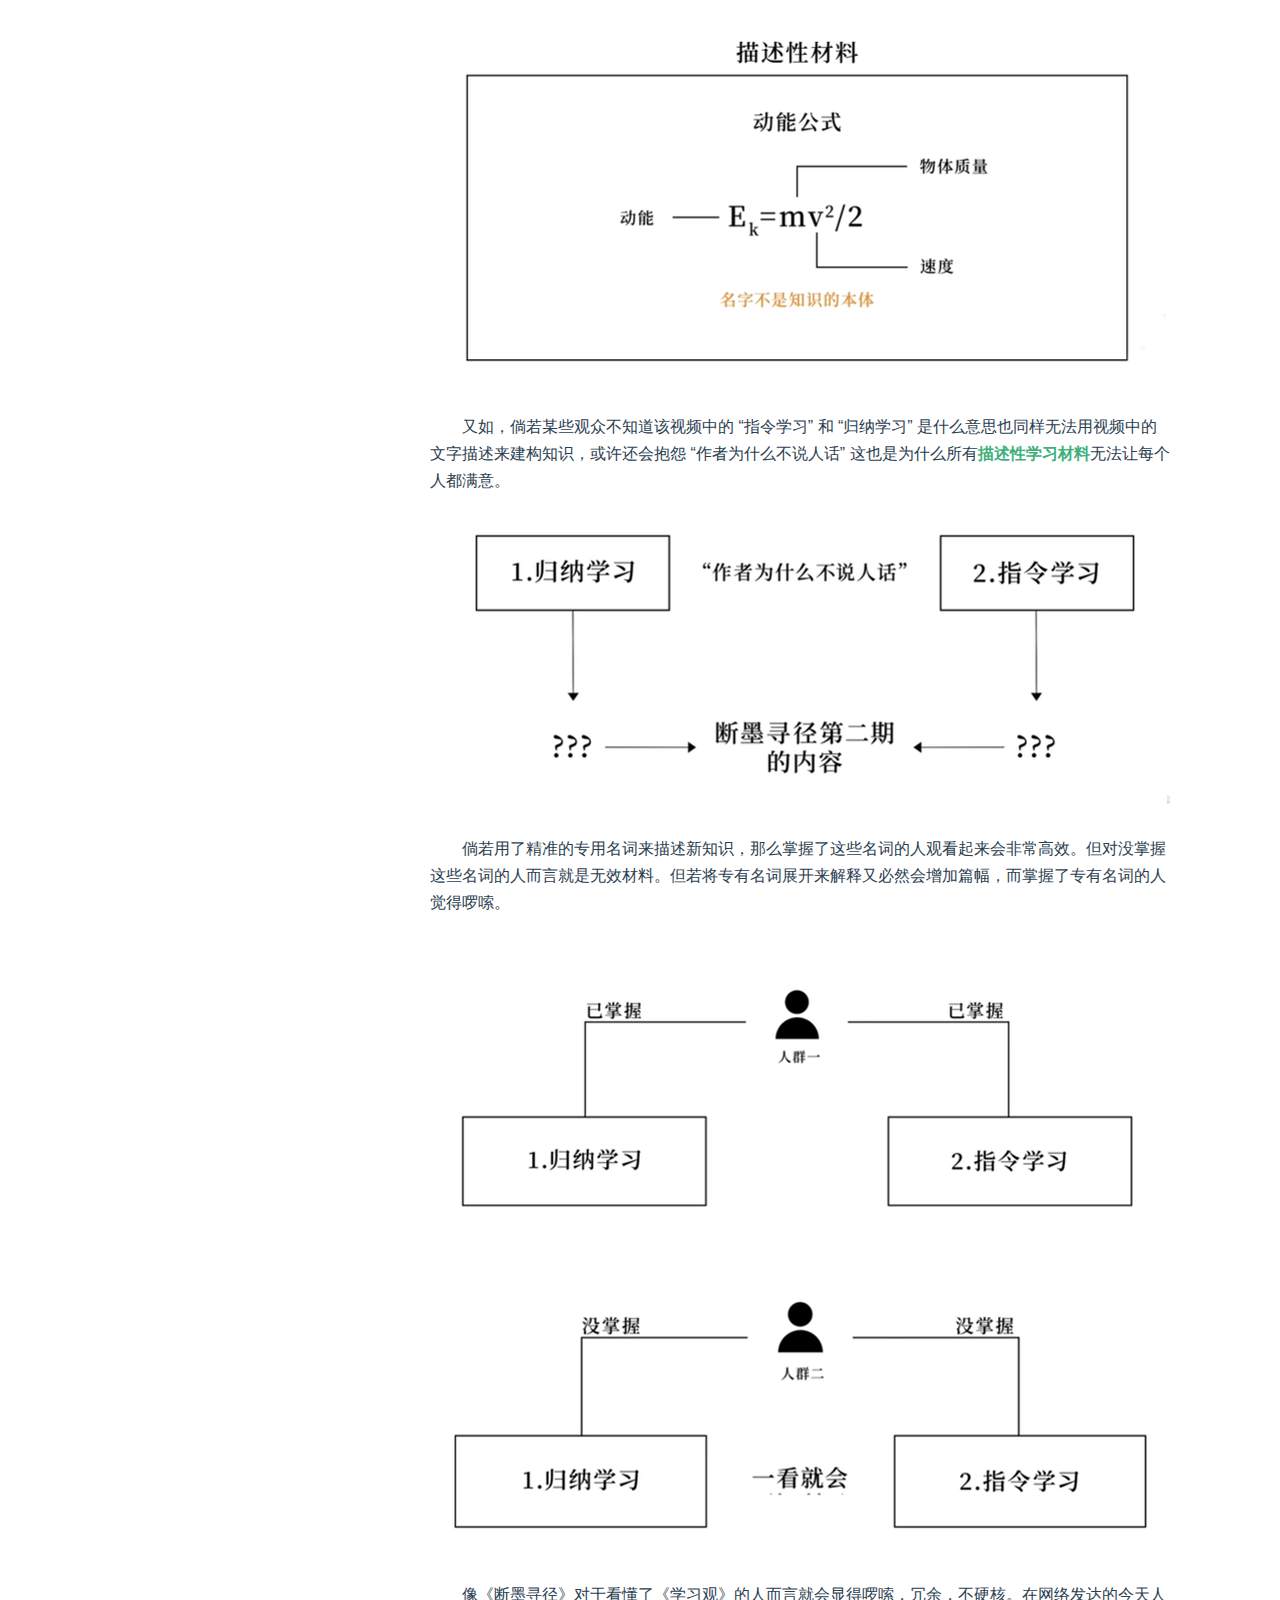
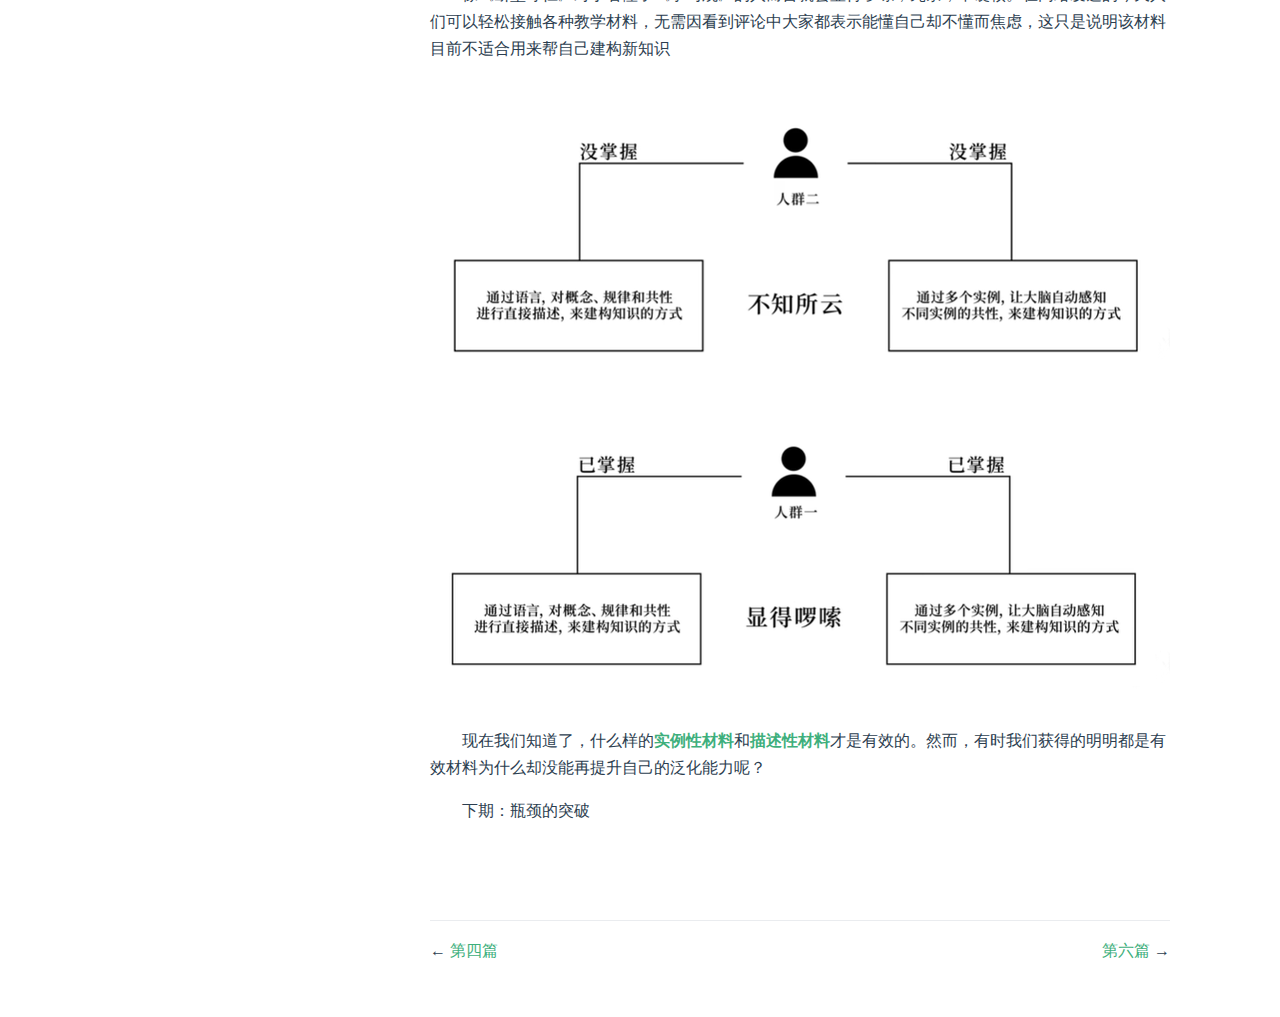
<file: page/routing/r-05.html>
<!DOCTYPE html>
<html lang="en-US">
  <head>
    <meta charset="utf-8">
    <meta name="viewport" content="width=device-width,initial-scale=1">
    <title>第五篇 | Hello</title>
    <meta name="generator" content="VuePress 1.8.2">
    <link rel="icon" href="/svgs/site-icon.svg">
    <meta name="description" content="我的个人网站">
    
    <link rel="preload" href="/assets/css/0.styles.1ce9a4c3.css" as="style"><link rel="preload" href="/assets/js/app.3eb03ded.js" as="script"><link rel="preload" href="/assets/js/2.774629fe.js" as="script"><link rel="preload" href="/assets/js/13.23f3ad4c.js" as="script"><link rel="preload" href="/assets/js/3.ffb2ddb3.js" as="script"><link rel="prefetch" href="/assets/js/10.2ca94004.js"><link rel="prefetch" href="/assets/js/11.1a3287ef.js"><link rel="prefetch" href="/assets/js/12.f307423f.js"><link rel="prefetch" href="/assets/js/14.4a8d5f62.js"><link rel="prefetch" href="/assets/js/15.6f435719.js"><link rel="prefetch" href="/assets/js/16.b8ecb76a.js"><link rel="prefetch" href="/assets/js/17.43039d5f.js"><link rel="prefetch" href="/assets/js/4.c1e0b447.js"><link rel="prefetch" href="/assets/js/5.f7521ad2.js"><link rel="prefetch" href="/assets/js/6.aa3f35a5.js"><link rel="prefetch" href="/assets/js/7.aea7b79f.js"><link rel="prefetch" href="/assets/js/8.152efc0f.js"><link rel="prefetch" href="/assets/js/9.21e25db4.js">
    <link rel="stylesheet" href="/assets/css/0.styles.1ce9a4c3.css">
  </head>
  <body>
    <div id="app" data-server-rendered="true"><div class="theme-container page-routing"><header class="navbar"><div class="sidebar-button"><svg xmlns="http://www.w3.org/2000/svg" aria-hidden="true" role="img" viewBox="0 0 448 512" class="icon"><path fill="currentColor" d="M436 124H12c-6.627 0-12-5.373-12-12V80c0-6.627 5.373-12 12-12h424c6.627 0 12 5.373 12 12v32c0 6.627-5.373 12-12 12zm0 160H12c-6.627 0-12-5.373-12-12v-32c0-6.627 5.373-12 12-12h424c6.627 0 12 5.373 12 12v32c0 6.627-5.373 12-12 12zm0 160H12c-6.627 0-12-5.373-12-12v-32c0-6.627 5.373-12 12-12h424c6.627 0 12 5.373 12 12v32c0 6.627-5.373 12-12 12z"></path></svg></div> <a href="/" class="home-link router-link-active"><!----> <span class="site-name">Hello</span></a> <div class="links"><div class="search-box"><input aria-label="Search" autocomplete="off" spellcheck="false" value=""> <!----></div> <nav class="nav-links can-hide"><div class="nav-item"><div class="dropdown-wrapper"><button type="button" aria-label="断墨寻径" class="dropdown-title"><span class="title">断墨寻径</span> <span class="arrow down"></span></button> <button type="button" aria-label="断墨寻径" class="mobile-dropdown-title"><span class="title">断墨寻径</span> <span class="arrow right"></span></button> <ul class="nav-dropdown" style="display:none;"><li class="dropdown-item"><!----> <a href="/page/routing/" class="nav-link router-link-active">
  概述
</a></li><li class="dropdown-item"><!----> <a href="/page/routing/r-01.html" class="nav-link">
  第一篇
</a></li><li class="dropdown-item"><!----> <a href="/page/routing/r-02.html" class="nav-link">
  第二篇
</a></li><li class="dropdown-item"><!----> <a href="/page/routing/r-03.html" class="nav-link">
  第三篇
</a></li><li class="dropdown-item"><!----> <a href="/page/routing/r-04.html" class="nav-link">
  第四篇
</a></li><li class="dropdown-item"><!----> <a href="/page/routing/r-05.html" aria-current="page" class="nav-link router-link-exact-active router-link-active">
  第五篇
</a></li><li class="dropdown-item"><!----> <a href="/page/routing/r-06.html" class="nav-link">
  第六篇
</a></li><li class="dropdown-item"><!----> <a href="/page/routing/r-07.html" class="nav-link">
  第七篇
</a></li><li class="dropdown-item"><!----> <a href="/page/routing/r-08.html" class="nav-link">
  第八篇
</a></li><li class="dropdown-item"><!----> <a href="/page/routing/r-09.html" class="nav-link">
  第九篇
</a></li></ul></div></div> <!----></nav></div></header> <div class="sidebar-mask"></div> <aside class="sidebar"><nav class="nav-links"><div class="nav-item"><div class="dropdown-wrapper"><button type="button" aria-label="断墨寻径" class="dropdown-title"><span class="title">断墨寻径</span> <span class="arrow down"></span></button> <button type="button" aria-label="断墨寻径" class="mobile-dropdown-title"><span class="title">断墨寻径</span> <span class="arrow right"></span></button> <ul class="nav-dropdown" style="display:none;"><li class="dropdown-item"><!----> <a href="/page/routing/" class="nav-link router-link-active">
  概述
</a></li><li class="dropdown-item"><!----> <a href="/page/routing/r-01.html" class="nav-link">
  第一篇
</a></li><li class="dropdown-item"><!----> <a href="/page/routing/r-02.html" class="nav-link">
  第二篇
</a></li><li class="dropdown-item"><!----> <a href="/page/routing/r-03.html" class="nav-link">
  第三篇
</a></li><li class="dropdown-item"><!----> <a href="/page/routing/r-04.html" class="nav-link">
  第四篇
</a></li><li class="dropdown-item"><!----> <a href="/page/routing/r-05.html" aria-current="page" class="nav-link router-link-exact-active router-link-active">
  第五篇
</a></li><li class="dropdown-item"><!----> <a href="/page/routing/r-06.html" class="nav-link">
  第六篇
</a></li><li class="dropdown-item"><!----> <a href="/page/routing/r-07.html" class="nav-link">
  第七篇
</a></li><li class="dropdown-item"><!----> <a href="/page/routing/r-08.html" class="nav-link">
  第八篇
</a></li><li class="dropdown-item"><!----> <a href="/page/routing/r-09.html" class="nav-link">
  第九篇
</a></li></ul></div></div> <!----></nav>  <ul class="sidebar-links"><li><section class="sidebar-group depth-0"><p class="sidebar-heading open"><span>寻径</span> <!----></p> <ul class="sidebar-links sidebar-group-items"><li><a href="/page/routing/" aria-current="page" class="sidebar-link">概述</a></li><li><a href="/page/routing/r-01.html" class="sidebar-link">第一篇</a></li><li><a href="/page/routing/r-02.html" class="sidebar-link">第二篇</a></li><li><a href="/page/routing/r-03.html" class="sidebar-link">第三篇</a></li><li><a href="/page/routing/r-04.html" class="sidebar-link">第四篇</a></li><li><a href="/page/routing/r-05.html" aria-current="page" class="active sidebar-link">第五篇</a><ul class="sidebar-sub-headers"><li class="sidebar-sub-header"><a href="/page/routing/r-05.html#有效的学习材料-有效实例和有效描述" class="sidebar-link">有效的学习材料，有效实例和有效描述</a></li><li class="sidebar-sub-header"><a href="/page/routing/r-05.html#实例性材料" class="sidebar-link">实例性材料</a></li><li class="sidebar-sub-header"><a href="/page/routing/r-05.html#描述性材料" class="sidebar-link">描述性材料</a></li></ul></li><li><a href="/page/routing/r-06.html" class="sidebar-link">第六篇</a></li><li><a href="/page/routing/r-07.html" class="sidebar-link">第七篇</a></li><li><a href="/page/routing/r-08.html" class="sidebar-link">第八篇</a></li><li><a href="/page/routing/r-09.html" class="sidebar-link">第九篇</a></li></ul></section></li></ul> </aside> <main class="page"> <div class="theme-default-content content__default"><h1 id="第五篇"><a href="#第五篇" class="header-anchor">#</a> 第五篇</h1> <h2 id="有效的学习材料-有效实例和有效描述"><a href="#有效的学习材料-有效实例和有效描述" class="header-anchor">#</a> 有效的学习材料，有效实例和有效描述 <span class="badge tip" style="vertical-align:top;" data-v-15b7b770>主题</span></h2> <div class="case"><h3>什么材料适用学习？</h3> <p>小秋是刚入学的研一新生，很快便收到了导师下达的任务，让他搞明白一篇论文，在两周后的研讨会上讲给大家听。</p> <p>两周后，小秋十分流利的讲着论文，突然导师提了个问题，小秋却愣在了那里。不知怎么回答，其实小秋并不知道论文在说什么，只是把4页纸的论文背了下来，本以为能出色的完成任务。</p> <p>见小秋支支吾吾半天说不出话，导师哭笑不得地说：“我是让你搞懂论文，讲给大家听，不是让你读给大家听。时间有限，让其他同学先讲他们要介绍的论文吧，你再准备准备。” 听着其他学长和导师对答如流的讨论，再看着一页页天书一样的论文，小秋陷入了对自己智商的怀疑。</p></div> <p>可能不少人都有过类似的自我怀疑，但听不懂、看不懂和智商并无关系。在学习新知识时，再高的智商，再高效的学习方法，也都必须要有学习材料作为前提。然而，并非所有的材料都是有效的。</p> <p><img src="/imgs/05-01.png" alt=""></p> <h2 id="实例性材料"><a href="#实例性材料" class="header-anchor">#</a> 实例性材料</h2> <p><strong>在使用归纳学习方式时，必须要有实例作为建构知识的依据，而作为一个实例不能只有起因而没有结果，不能只有提问没有回答。</strong></p> <p>比如，“张三吃了头孢类抗生素后喝了酒” 这句话中就只包含起因没有结果，我们不知道事后张三怎么样了，也就无法用他来归纳任何规律。</p> <p><img src="/imgs/05-02.png" alt=""></p> <p>而 “张三吃了头孢类抗生素后喝了酒，结果中毒身亡” 这句话就同时包含起因和结果，此时才能被称作为一个完整的实例。</p> <p><img src="/imgs/05-03.png" alt=""></p> <p>又如，第三期中的猜数字问题，倘若只告诉大家数字的位置，却不告诉位置所对应的数字，就无法归纳单独的一个位置信息，也不能称为一个实例。</p> <p><img src="/imgs/05-04.png" alt=""></p> <div class="custom-block warning"><p class="custom-block-title">注意</p> <p>不少高三学生在做完练习题后为了节约时间会跳过比对答案的过程，殊不知这恰恰浪费了时间，大脑没有接收到有效的实例，让前面的做题工作白费了。还有学生拿一段完全不知道意思的材料来练习英语听力，听完后却不去查看材料的意思，同样没有让大脑接收到有效的实例，更别谈让大脑自动归纳学习了，这就是为什么完全不懂日语的人看了十年动漫依旧听不懂日语。</p></div> <h2 id="描述性材料"><a href="#描述性材料" class="header-anchor">#</a> 描述性材料</h2> <p>案例中小秋是将论文作为<i>描述性材料</i>，以指令学习的方式来建构新知识，那么对于小秋而言，这些描述性材料能够被用来学习的前提，就是他已经掌握了描述中的所有旧概念，明白每个词的指代。</p> <p><img src="/imgs/05-05.png" alt=""></p> <p>比如，“线性变换是线性空间到自身的线性映射” 这句描述可以精准地帮助人们建构 “什么是线性变换” 的知识，但前提是使用者已经学过了 “线性空间” 和 “映射” 这两个概念。</p> <p><img src="/imgs/05-06.png" alt=""></p> <p>就难度上而言这句话其实与 “偶数是能够被2所整除的整数” 相同。但由于中文的特性，认识 “线” 和 “性” 的人们常常喜欢用这两个字的意思直接揣测 “线性” 的意思，而不是专门学习，使得自己形成一种似懂非懂的感觉。</p> <p><img src="/imgs/05-07.png" alt=""></p> <p>小秋所犯的，正是这种错误，导师也告诉了他 “遇到专有名词别抱着侥幸心理，要去参考文献中追溯，直到搞明白所有名词为止” 不久，小秋也可以跟导师和学长流畅讨论了，曾经的自我怀疑也消失了。</p> <p><img src="/imgs/05-08.png" alt=""></p> <p>还有不少人在看到数学公式和字母时觉得看不懂，认为自己天生就不擅长数学或者智商不行，从而厌恶数学。但这只是因为他们把字母就当成了字母，没有搞清楚字母的指代，使得数学语言所写的描述性材料无法帮助他们建构新知识。</p> <p><img src="/imgs/05-09.png" alt=""></p> <p>又如，倘若某些观众不知道该视频中的 “指令学习” 和 “归纳学习” 是什么意思也同样无法用视频中的文字描述来建构知识，或许还会抱怨 “作者为什么不说人话” 这也是为什么所有<i>描述性学习材料</i>无法让每个人都满意。</p> <p><img src="/imgs/05-10.png" alt=""></p> <p>倘若用了精准的专用名词来描述新知识，那么掌握了这些名词的人观看起来会非常高效。但对没掌握这些名词的人而言就是无效材料。但若将专有名词展开来解释又必然会增加篇幅，而掌握了专有名词的人觉得啰嗦。</p> <p><img src="/imgs/05-11.png" alt=""></p> <p><img src="/imgs/05-12.png" alt=""></p> <p>像《断墨寻径》对于看懂了《学习观》的人而言就会显得啰嗦，冗余，不硬核。在网络发达的今天人们可以轻松接触各种教学材料，无需因看到评论中大家都表示能懂自己却不懂而焦虑，这只是说明该材料目前不适合用来帮自己建构新知识</p> <p><img src="/imgs/05-13.png" alt=""></p> <p><img src="/imgs/05-14.png" alt=""></p> <p>现在我们知道了，什么样的<i>实例性材料</i>和<i>描述性材料</i>才是有效的。然而，有时我们获得的明明都是有效材料为什么却没能再提升自己的泛化能力呢？</p> <p>下期：瓶颈的突破</p></div> <footer class="page-edit"><!----> <!----></footer> <div class="page-nav"><p class="inner"><span class="prev">
      ←
      <a href="/page/routing/r-04.html" class="prev">
        第四篇
      </a></span> <span class="next"><a href="/page/routing/r-06.html">
        第六篇
      </a>
      →
    </span></p></div> </main></div><div class="global-ui"></div></div>
    <script src="/assets/js/app.3eb03ded.js" defer></script><script src="/assets/js/2.774629fe.js" defer></script><script src="/assets/js/13.23f3ad4c.js" defer></script><script src="/assets/js/3.ffb2ddb3.js" defer></script>
  </body>
</html>
</file>
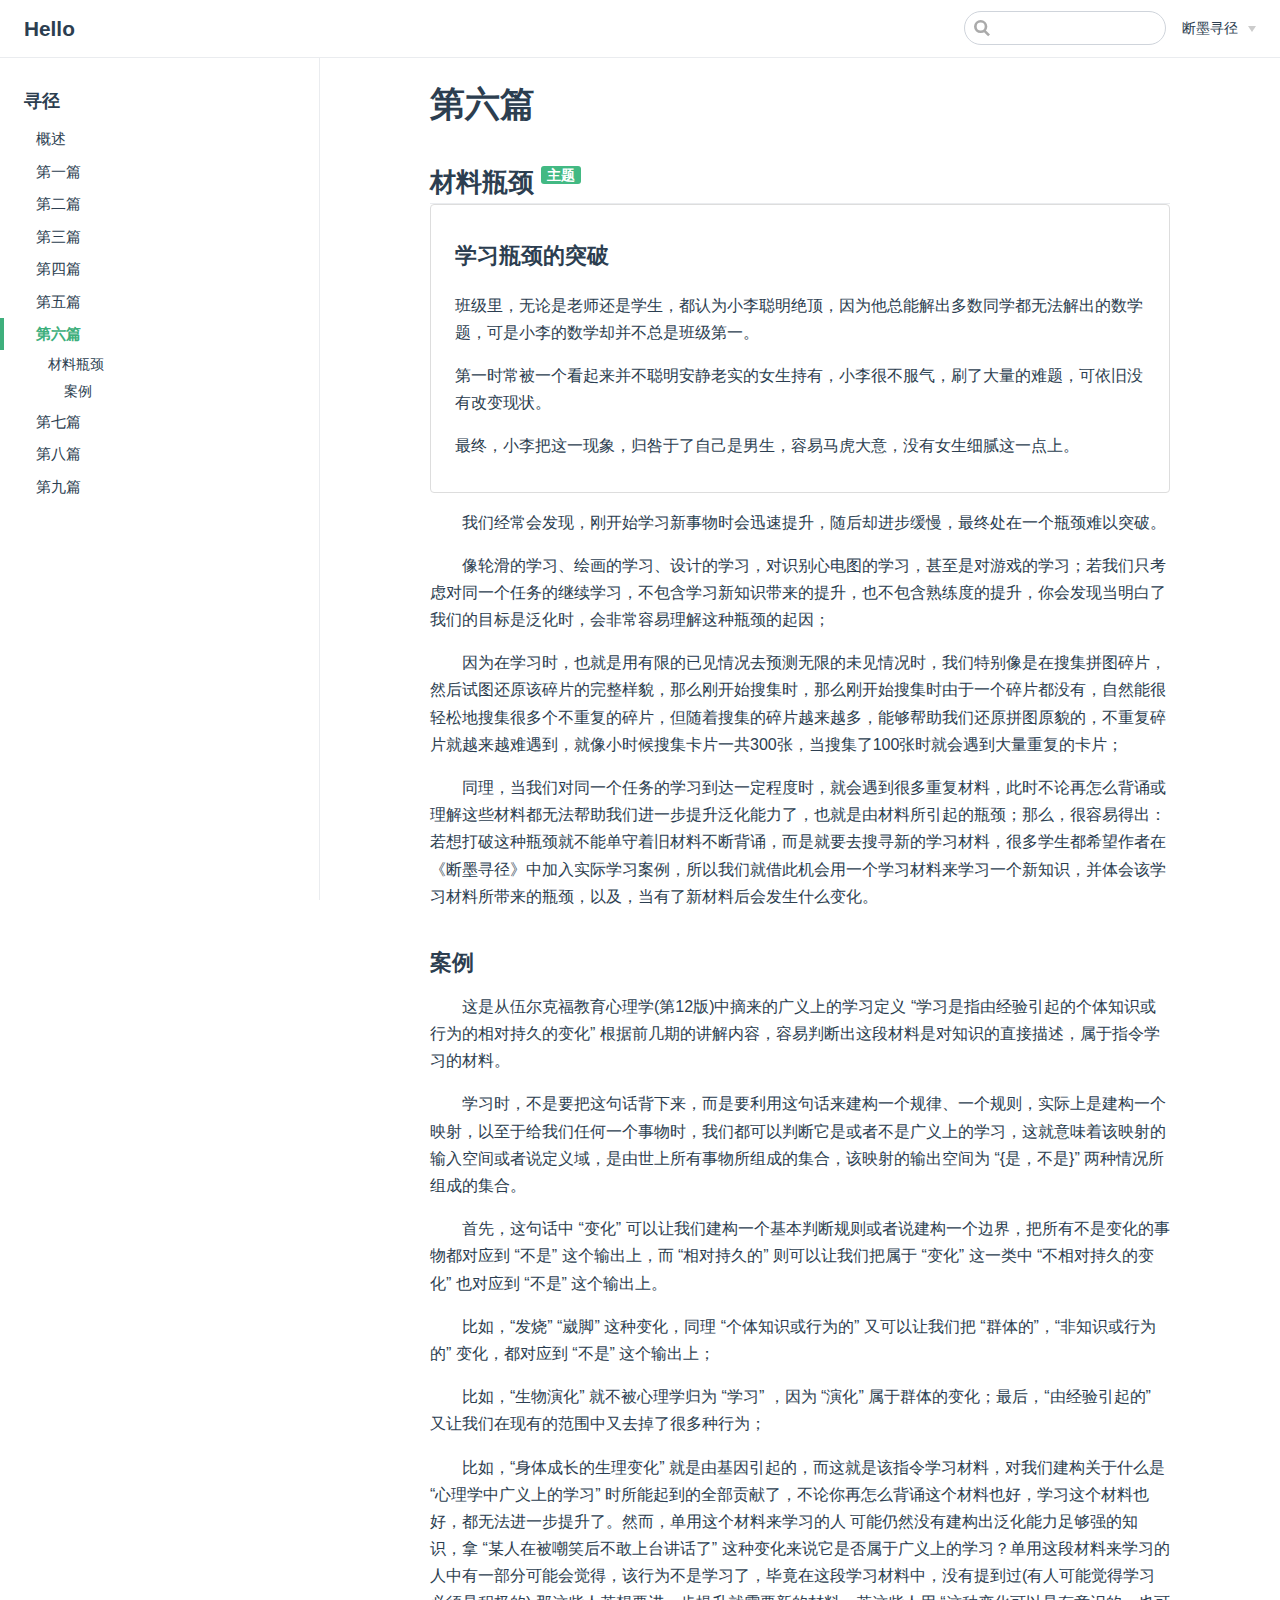
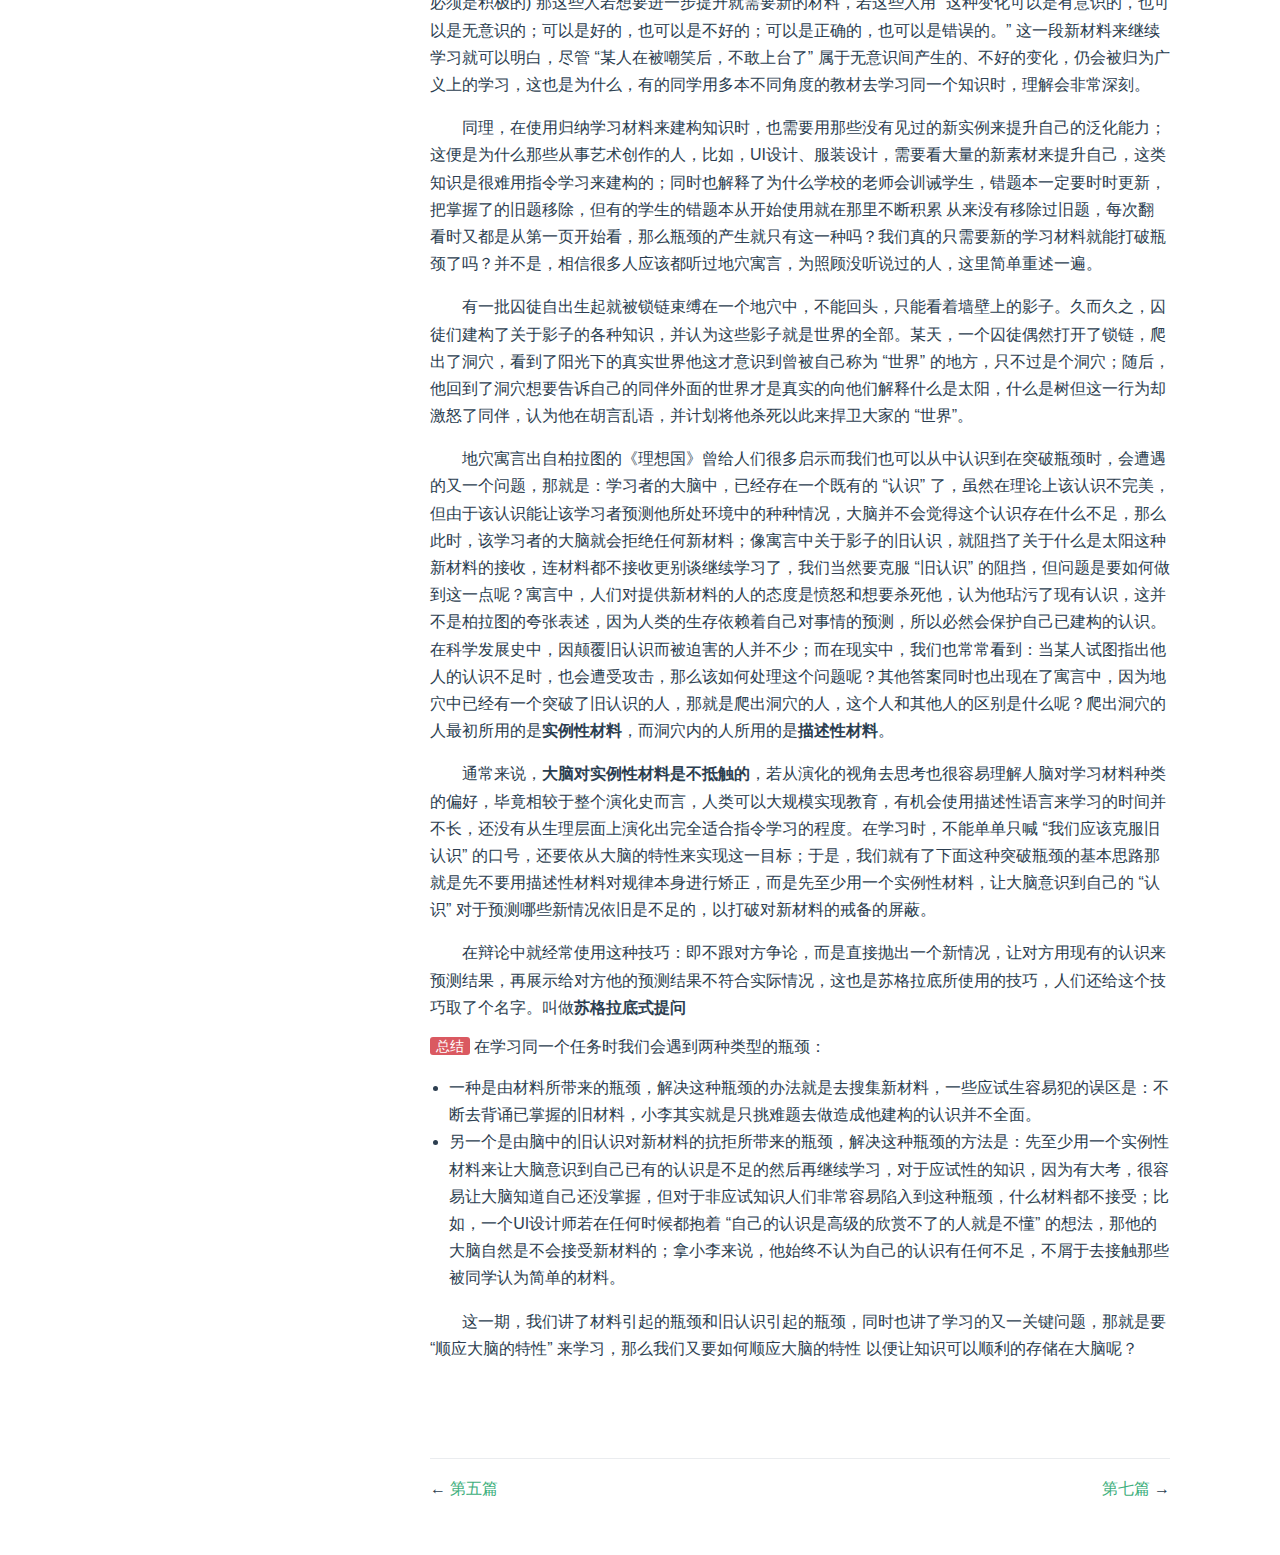
<file: page/routing/r-06.html>
<!DOCTYPE html>
<html lang="en-US">
  <head>
    <meta charset="utf-8">
    <meta name="viewport" content="width=device-width,initial-scale=1">
    <title>第六篇 | Hello</title>
    <meta name="generator" content="VuePress 1.8.2">
    <link rel="icon" href="/svgs/site-icon.svg">
    <meta name="description" content="我的个人网站">
    
    <link rel="preload" href="/assets/css/0.styles.1ce9a4c3.css" as="style"><link rel="preload" href="/assets/js/app.3eb03ded.js" as="script"><link rel="preload" href="/assets/js/2.774629fe.js" as="script"><link rel="preload" href="/assets/js/14.4a8d5f62.js" as="script"><link rel="preload" href="/assets/js/3.ffb2ddb3.js" as="script"><link rel="prefetch" href="/assets/js/10.2ca94004.js"><link rel="prefetch" href="/assets/js/11.1a3287ef.js"><link rel="prefetch" href="/assets/js/12.f307423f.js"><link rel="prefetch" href="/assets/js/13.23f3ad4c.js"><link rel="prefetch" href="/assets/js/15.6f435719.js"><link rel="prefetch" href="/assets/js/16.b8ecb76a.js"><link rel="prefetch" href="/assets/js/17.43039d5f.js"><link rel="prefetch" href="/assets/js/4.c1e0b447.js"><link rel="prefetch" href="/assets/js/5.f7521ad2.js"><link rel="prefetch" href="/assets/js/6.aa3f35a5.js"><link rel="prefetch" href="/assets/js/7.aea7b79f.js"><link rel="prefetch" href="/assets/js/8.152efc0f.js"><link rel="prefetch" href="/assets/js/9.21e25db4.js">
    <link rel="stylesheet" href="/assets/css/0.styles.1ce9a4c3.css">
  </head>
  <body>
    <div id="app" data-server-rendered="true"><div class="theme-container page-routing"><header class="navbar"><div class="sidebar-button"><svg xmlns="http://www.w3.org/2000/svg" aria-hidden="true" role="img" viewBox="0 0 448 512" class="icon"><path fill="currentColor" d="M436 124H12c-6.627 0-12-5.373-12-12V80c0-6.627 5.373-12 12-12h424c6.627 0 12 5.373 12 12v32c0 6.627-5.373 12-12 12zm0 160H12c-6.627 0-12-5.373-12-12v-32c0-6.627 5.373-12 12-12h424c6.627 0 12 5.373 12 12v32c0 6.627-5.373 12-12 12zm0 160H12c-6.627 0-12-5.373-12-12v-32c0-6.627 5.373-12 12-12h424c6.627 0 12 5.373 12 12v32c0 6.627-5.373 12-12 12z"></path></svg></div> <a href="/" class="home-link router-link-active"><!----> <span class="site-name">Hello</span></a> <div class="links"><div class="search-box"><input aria-label="Search" autocomplete="off" spellcheck="false" value=""> <!----></div> <nav class="nav-links can-hide"><div class="nav-item"><div class="dropdown-wrapper"><button type="button" aria-label="断墨寻径" class="dropdown-title"><span class="title">断墨寻径</span> <span class="arrow down"></span></button> <button type="button" aria-label="断墨寻径" class="mobile-dropdown-title"><span class="title">断墨寻径</span> <span class="arrow right"></span></button> <ul class="nav-dropdown" style="display:none;"><li class="dropdown-item"><!----> <a href="/page/routing/" class="nav-link router-link-active">
  概述
</a></li><li class="dropdown-item"><!----> <a href="/page/routing/r-01.html" class="nav-link">
  第一篇
</a></li><li class="dropdown-item"><!----> <a href="/page/routing/r-02.html" class="nav-link">
  第二篇
</a></li><li class="dropdown-item"><!----> <a href="/page/routing/r-03.html" class="nav-link">
  第三篇
</a></li><li class="dropdown-item"><!----> <a href="/page/routing/r-04.html" class="nav-link">
  第四篇
</a></li><li class="dropdown-item"><!----> <a href="/page/routing/r-05.html" class="nav-link">
  第五篇
</a></li><li class="dropdown-item"><!----> <a href="/page/routing/r-06.html" aria-current="page" class="nav-link router-link-exact-active router-link-active">
  第六篇
</a></li><li class="dropdown-item"><!----> <a href="/page/routing/r-07.html" class="nav-link">
  第七篇
</a></li><li class="dropdown-item"><!----> <a href="/page/routing/r-08.html" class="nav-link">
  第八篇
</a></li><li class="dropdown-item"><!----> <a href="/page/routing/r-09.html" class="nav-link">
  第九篇
</a></li></ul></div></div> <!----></nav></div></header> <div class="sidebar-mask"></div> <aside class="sidebar"><nav class="nav-links"><div class="nav-item"><div class="dropdown-wrapper"><button type="button" aria-label="断墨寻径" class="dropdown-title"><span class="title">断墨寻径</span> <span class="arrow down"></span></button> <button type="button" aria-label="断墨寻径" class="mobile-dropdown-title"><span class="title">断墨寻径</span> <span class="arrow right"></span></button> <ul class="nav-dropdown" style="display:none;"><li class="dropdown-item"><!----> <a href="/page/routing/" class="nav-link router-link-active">
  概述
</a></li><li class="dropdown-item"><!----> <a href="/page/routing/r-01.html" class="nav-link">
  第一篇
</a></li><li class="dropdown-item"><!----> <a href="/page/routing/r-02.html" class="nav-link">
  第二篇
</a></li><li class="dropdown-item"><!----> <a href="/page/routing/r-03.html" class="nav-link">
  第三篇
</a></li><li class="dropdown-item"><!----> <a href="/page/routing/r-04.html" class="nav-link">
  第四篇
</a></li><li class="dropdown-item"><!----> <a href="/page/routing/r-05.html" class="nav-link">
  第五篇
</a></li><li class="dropdown-item"><!----> <a href="/page/routing/r-06.html" aria-current="page" class="nav-link router-link-exact-active router-link-active">
  第六篇
</a></li><li class="dropdown-item"><!----> <a href="/page/routing/r-07.html" class="nav-link">
  第七篇
</a></li><li class="dropdown-item"><!----> <a href="/page/routing/r-08.html" class="nav-link">
  第八篇
</a></li><li class="dropdown-item"><!----> <a href="/page/routing/r-09.html" class="nav-link">
  第九篇
</a></li></ul></div></div> <!----></nav>  <ul class="sidebar-links"><li><section class="sidebar-group depth-0"><p class="sidebar-heading open"><span>寻径</span> <!----></p> <ul class="sidebar-links sidebar-group-items"><li><a href="/page/routing/" aria-current="page" class="sidebar-link">概述</a></li><li><a href="/page/routing/r-01.html" class="sidebar-link">第一篇</a></li><li><a href="/page/routing/r-02.html" class="sidebar-link">第二篇</a></li><li><a href="/page/routing/r-03.html" class="sidebar-link">第三篇</a></li><li><a href="/page/routing/r-04.html" class="sidebar-link">第四篇</a></li><li><a href="/page/routing/r-05.html" class="sidebar-link">第五篇</a></li><li><a href="/page/routing/r-06.html" aria-current="page" class="active sidebar-link">第六篇</a><ul class="sidebar-sub-headers"><li class="sidebar-sub-header"><a href="/page/routing/r-06.html#材料瓶颈" class="sidebar-link">材料瓶颈</a><ul class="sidebar-sub-headers"><li class="sidebar-sub-header"><a href="/page/routing/r-06.html#案例" class="sidebar-link">案例</a></li></ul></li></ul></li><li><a href="/page/routing/r-07.html" class="sidebar-link">第七篇</a></li><li><a href="/page/routing/r-08.html" class="sidebar-link">第八篇</a></li><li><a href="/page/routing/r-09.html" class="sidebar-link">第九篇</a></li></ul></section></li></ul> </aside> <main class="page"> <div class="theme-default-content content__default"><h1 id="第六篇"><a href="#第六篇" class="header-anchor">#</a> 第六篇</h1> <h2 id="材料瓶颈"><a href="#材料瓶颈" class="header-anchor">#</a> 材料瓶颈 <span class="badge tip" style="vertical-align:top;" data-v-15b7b770>主题</span></h2> <div class="case"><h3>学习瓶颈的突破</h3> <p>班级里，无论是老师还是学生，都认为小李聪明绝顶，因为他总能解出多数同学都无法解出的数学题，可是小李的数学却并不总是班级第一。</p> <p>第一时常被一个看起来并不聪明安静老实的女生持有，小李很不服气，刷了大量的难题，可依旧没有改变现状。</p> <p>最终，小李把这一现象，归咎于了自己是男生，容易马虎大意，没有女生细腻这一点上。</p></div> <p>我们经常会发现，刚开始学习新事物时会迅速提升，随后却进步缓慢，最终处在一个瓶颈难以突破。</p> <p>像轮滑的学习、绘画的学习、设计的学习，对识别心电图的学习，甚至是对游戏的学习；若我们只考虑对同一个任务的继续学习，不包含学习新知识带来的提升，也不包含熟练度的提升，你会发现当明白了我们的目标是泛化时，会非常容易理解这种瓶颈的起因；</p> <p>因为在学习时，也就是用有限的已见情况去预测无限的未见情况时，我们特别像是在搜集拼图碎片，然后试图还原该碎片的完整样貌，那么刚开始搜集时，那么刚开始搜集时由于一个碎片都没有，自然能很轻松地搜集很多个不重复的碎片，但随着搜集的碎片越来越多，能够帮助我们还原拼图原貌的，不重复碎片就越来越难遇到，就像小时候搜集卡片一共300张，当搜集了100张时就会遇到大量重复的卡片；</p> <p>同理，当我们对同一个任务的学习到达一定程度时，就会遇到很多重复材料，此时不论再怎么背诵或理解这些材料都无法帮助我们进一步提升泛化能力了，也就是由材料所引起的瓶颈；那么，很容易得出：若想打破这种瓶颈就不能单守着旧材料不断背诵，而是就要去搜寻新的学习材料，很多学生都希望作者在《断墨寻径》中加入实际学习案例，所以我们就借此机会用一个学习材料来学习一个新知识，并体会该学习材料所带来的瓶颈，以及，当有了新材料后会发生什么变化。</p> <h3 id="案例"><a href="#案例" class="header-anchor">#</a> 案例</h3> <p>这是从伍尔克福教育心理学(第12版)中摘来的广义上的学习定义 “学习是指由经验引起的个体知识或行为的相对持久的变化” 根据前几期的讲解内容，容易判断出这段材料是对知识的直接描述，属于指令学习的材料。</p> <p>学习时，不是要把这句话背下来，而是要利用这句话来建构一个规律、一个规则，实际上是建构一个映射，以至于给我们任何一个事物时，我们都可以判断它是或者不是广义上的学习，这就意味着该映射的输入空间或者说定义域，是由世上所有事物所组成的集合，该映射的输出空间为 “{是，不是}” 两种情况所组成的集合。</p> <p>首先，这句话中 “变化” 可以让我们建构一个基本判断规则或者说建构一个边界，把所有不是变化的事物都对应到 “不是” 这个输出上，而 “相对持久的” 则可以让我们把属于 “变化” 这一类中 “不相对持久的变化” 也对应到 “不是” 这个输出上。</p> <p>比如，“发烧” “崴脚” 这种变化，同理 “个体知识或行为的” 又可以让我们把 “群体的”，“非知识或行为的” 变化，都对应到 “不是” 这个输出上；</p> <p>比如，“生物演化” 就不被心理学归为 “学习” ，因为 “演化” 属于群体的变化；最后，“由经验引起的” 又让我们在现有的范围中又去掉了很多种行为；</p> <p>比如，“身体成长的生理变化” 就是由基因引起的，而这就是该指令学习材料，对我们建构关于什么是“心理学中广义上的学习” 时所能起到的全部贡献了，不论你再怎么背诵这个材料也好，学习这个材料也好，都无法进一步提升了。然而，单用这个材料来学习的人 可能仍然没有建构出泛化能力足够强的知识，拿 “某人在被嘲笑后不敢上台讲话了” 这种变化来说它是否属于广义上的学习？单用这段材料来学习的人中有一部分可能会觉得，该行为不是学习了，毕竟在这段学习材料中，没有提到过(有人可能觉得学习必须是积极的) 那这些人若想要进一步提升就需要新的材料，若这些人用 “这种变化可以是有意识的，也可以是无意识的；可以是好的，也可以是不好的；可以是正确的，也可以是错误的。” 这一段新材料来继续学习就可以明白，尽管 “某人在被嘲笑后，不敢上台了” 属于无意识间产生的、不好的变化，仍会被归为广义上的学习，这也是为什么，有的同学用多本不同角度的教材去学习同一个知识时，理解会非常深刻。</p> <p>同理，在使用归纳学习材料来建构知识时，也需要用那些没有见过的新实例来提升自己的泛化能力；这便是为什么那些从事艺术创作的人，比如，UI设计、服装设计，需要看大量的新素材来提升自己，这类知识是很难用指令学习来建构的；同时也解释了为什么学校的老师会训诫学生，错题本一定要时时更新，把掌握了的旧题移除，但有的学生的错题本从开始使用就在那里不断积累 从来没有移除过旧题，每次翻看时又都是从第一页开始看，那么瓶颈的产生就只有这一种吗？我们真的只需要新的学习材料就能打破瓶颈了吗？并不是，相信很多人应该都听过地穴寓言，为照顾没听说过的人，这里简单重述一遍。</p> <p>有一批囚徒自出生起就被锁链束缚在一个地穴中，不能回头，只能看着墙壁上的影子。久而久之，囚徒们建构了关于影子的各种知识，并认为这些影子就是世界的全部。某天，一个囚徒偶然打开了锁链，爬出了洞穴，看到了阳光下的真实世界他这才意识到曾被自己称为 “世界” 的地方，只不过是个洞穴；随后，他回到了洞穴想要告诉自己的同伴外面的世界才是真实的向他们解释什么是太阳，什么是树但这一行为却激怒了同伴，认为他在胡言乱语，并计划将他杀死以此来捍卫大家的 “世界”。</p> <p>地穴寓言出自柏拉图的《理想国》曾给人们很多启示而我们也可以从中认识到在突破瓶颈时，会遭遇的又一个问题，那就是：学习者的大脑中，已经存在一个既有的 “认识” 了，虽然在理论上该认识不完美，但由于该认识能让该学习者预测他所处环境中的种种情况，大脑并不会觉得这个认识存在什么不足，那么此时，该学习者的大脑就会拒绝任何新材料；像寓言中关于影子的旧认识，就阻挡了关于什么是太阳这种新材料的接收，连材料都不接收更别谈继续学习了，我们当然要克服 “旧认识” 的阻挡，但问题是要如何做到这一点呢？寓言中，人们对提供新材料的人的态度是愤怒和想要杀死他，认为他玷污了现有认识，这并不是柏拉图的夸张表述，因为人类的生存依赖着自己对事情的预测，所以必然会保护自己已建构的认识。在科学发展史中，因颠覆旧认识而被迫害的人并不少；而在现实中，我们也常常看到：当某人试图指出他人的认识不足时，也会遭受攻击，那么该如何处理这个问题呢？其他答案同时也出现在了寓言中，因为地穴中已经有一个突破了旧认识的人，那就是爬出洞穴的人，这个人和其他人的区别是什么呢？爬出洞穴的人最初所用的是<strong>实例性材料</strong>，而洞穴内的人所用的是<strong>描述性材料</strong>。</p> <p>通常来说，<strong>大脑对实例性材料是不抵触的</strong>，若从演化的视角去思考也很容易理解人脑对学习材料种类的偏好，毕竟相较于整个演化史而言，人类可以大规模实现教育，有机会使用描述性语言来学习的时间并不长，还没有从生理层面上演化出完全适合指令学习的程度。在学习时，不能单单只喊 “我们应该克服旧认识” 的口号，还要依从大脑的特性来实现这一目标；于是，我们就有了下面这种突破瓶颈的基本思路那就是先不要用描述性材料对规律本身进行矫正，而是先至少用一个实例性材料，让大脑意识到自己的 “认识” 对于预测哪些新情况依旧是不足的，以打破对新材料的戒备的屏蔽。</p> <p>在辩论中就经常使用这种技巧：即不跟对方争论，而是直接抛出一个新情况，让对方用现有的认识来预测结果，再展示给对方他的预测结果不符合实际情况，这也是苏格拉底所使用的技巧，人们还给这个技巧取了个名字。叫做<strong>苏格拉底式提问</strong></p> <span class="badge error" style="vertical-align:top;" data-v-15b7b770>总结</span> 在学习同一个任务时我们会遇到两种类型的瓶颈：
<ul><li>一种是由材料所带来的瓶颈，解决这种瓶颈的办法就是去搜集新材料，一些应试生容易犯的误区是：不断去背诵已掌握的旧材料，小李其实就是只挑难题去做造成他建构的认识并不全面。</li> <li>另一个是由脑中的旧认识对新材料的抗拒所带来的瓶颈，解决这种瓶颈的方法是：先至少用一个实例性材料来让大脑意识到自己已有的认识是不足的然后再继续学习，对于应试性的知识，因为有大考，很容易让大脑知道自己还没掌握，但对于非应试知识人们非常容易陷入到这种瓶颈，什么材料都不接受；比如，一个UI设计师若在任何时候都抱着 “自己的认识是高级的欣赏不了的人就是不懂” 的想法，那他的大脑自然是不会接受新材料的；拿小李来说，他始终不认为自己的认识有任何不足，不屑于去接触那些被同学认为简单的材料。</li></ul> <p>这一期，我们讲了材料引起的瓶颈和旧认识引起的瓶颈，同时也讲了学习的又一关键问题，那就是要 “顺应大脑的特性” 来学习，那么我们又要如何顺应大脑的特性 以便让知识可以顺利的存储在大脑呢？</p></div> <footer class="page-edit"><!----> <!----></footer> <div class="page-nav"><p class="inner"><span class="prev">
      ←
      <a href="/page/routing/r-05.html" class="prev">
        第五篇
      </a></span> <span class="next"><a href="/page/routing/r-07.html">
        第七篇
      </a>
      →
    </span></p></div> </main></div><div class="global-ui"></div></div>
    <script src="/assets/js/app.3eb03ded.js" defer></script><script src="/assets/js/2.774629fe.js" defer></script><script src="/assets/js/14.4a8d5f62.js" defer></script><script src="/assets/js/3.ffb2ddb3.js" defer></script>
  </body>
</html>
</file>
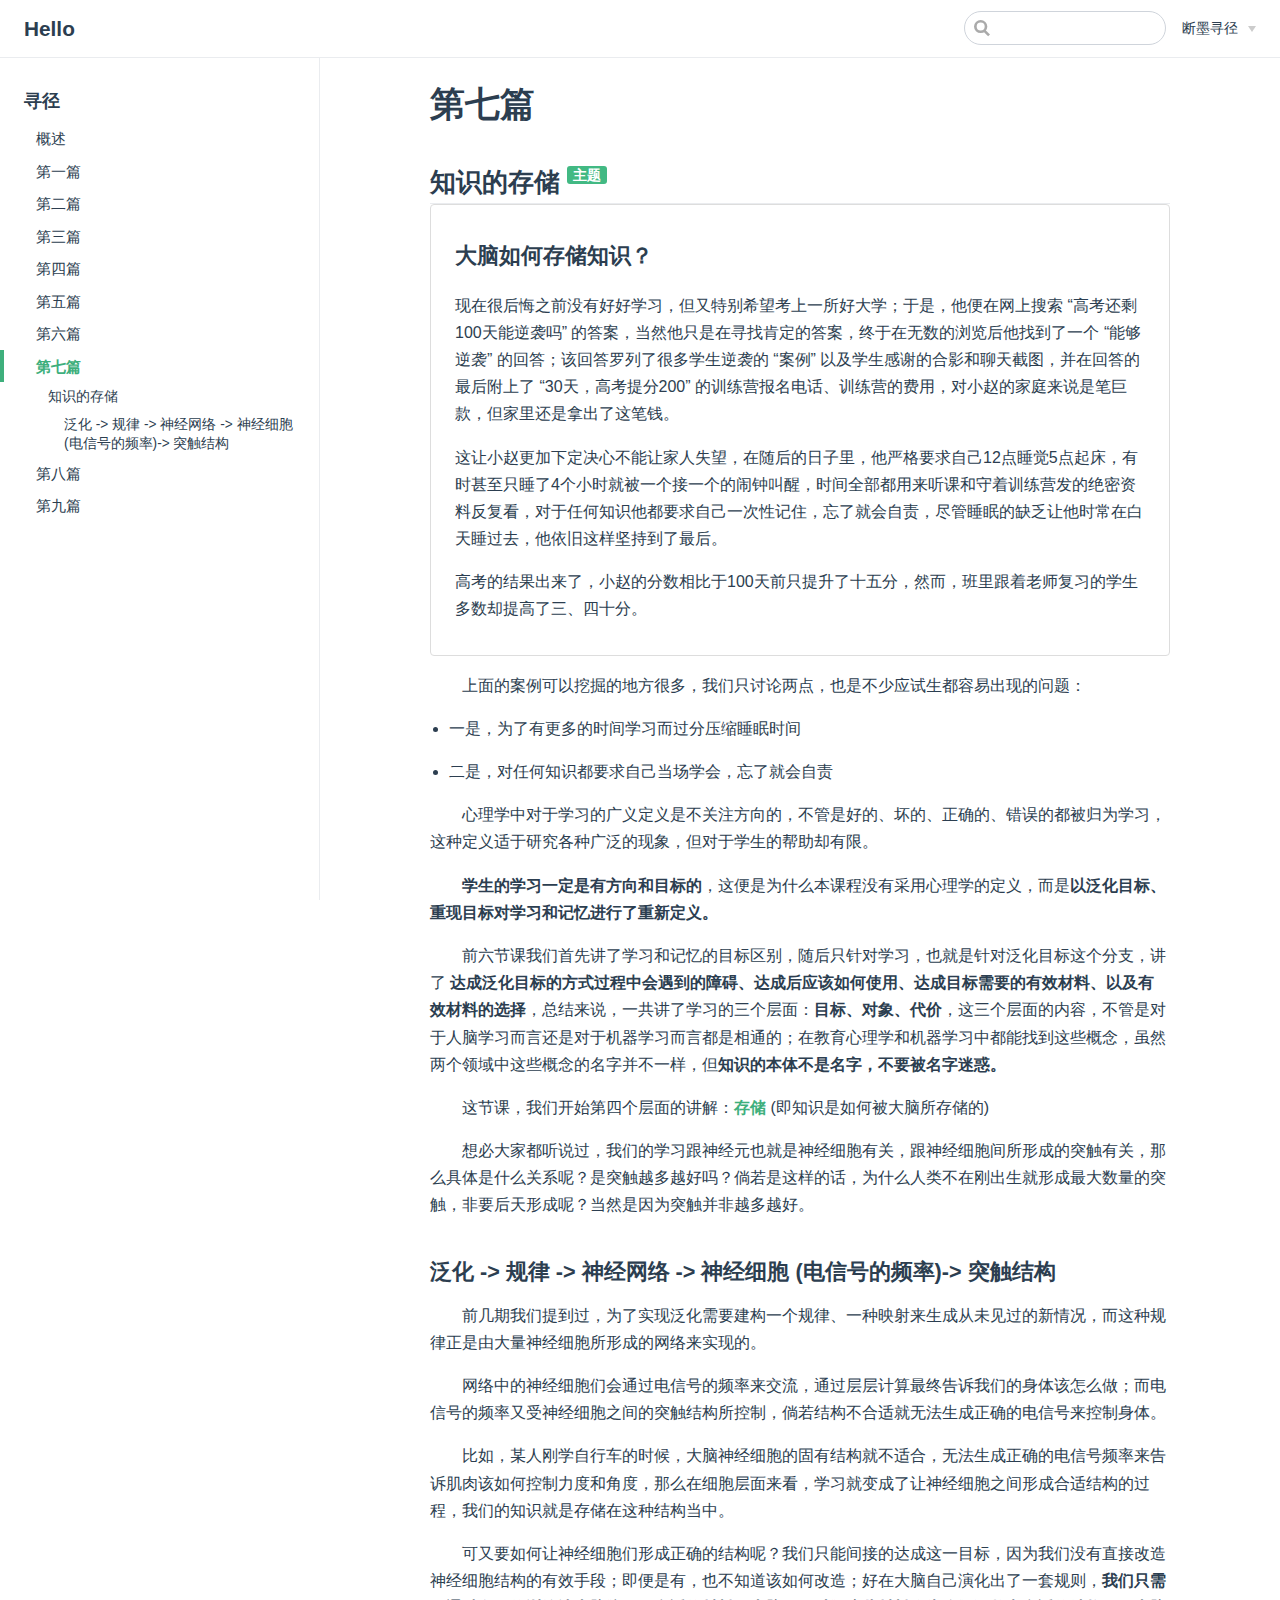
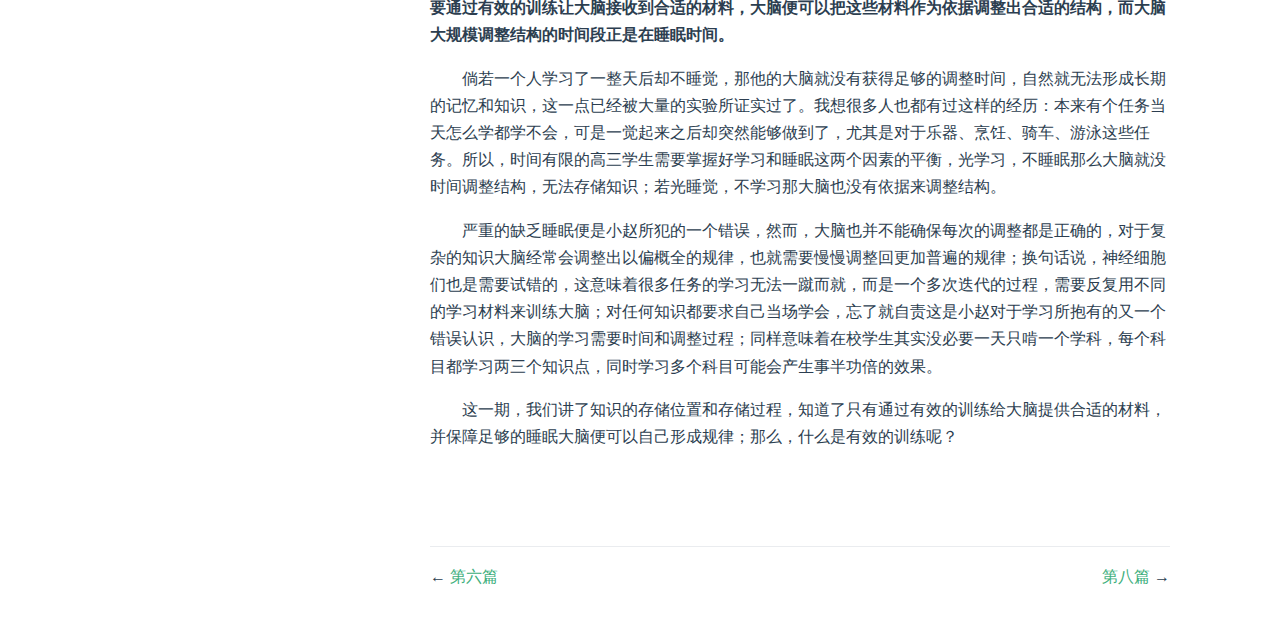
<file: page/routing/r-07.html>
<!DOCTYPE html>
<html lang="en-US">
  <head>
    <meta charset="utf-8">
    <meta name="viewport" content="width=device-width,initial-scale=1">
    <title>第七篇 | Hello</title>
    <meta name="generator" content="VuePress 1.8.2">
    <link rel="icon" href="/svgs/site-icon.svg">
    <meta name="description" content="我的个人网站">
    
    <link rel="preload" href="/assets/css/0.styles.1ce9a4c3.css" as="style"><link rel="preload" href="/assets/js/app.3eb03ded.js" as="script"><link rel="preload" href="/assets/js/2.774629fe.js" as="script"><link rel="preload" href="/assets/js/15.6f435719.js" as="script"><link rel="preload" href="/assets/js/3.ffb2ddb3.js" as="script"><link rel="prefetch" href="/assets/js/10.2ca94004.js"><link rel="prefetch" href="/assets/js/11.1a3287ef.js"><link rel="prefetch" href="/assets/js/12.f307423f.js"><link rel="prefetch" href="/assets/js/13.23f3ad4c.js"><link rel="prefetch" href="/assets/js/14.4a8d5f62.js"><link rel="prefetch" href="/assets/js/16.b8ecb76a.js"><link rel="prefetch" href="/assets/js/17.43039d5f.js"><link rel="prefetch" href="/assets/js/4.c1e0b447.js"><link rel="prefetch" href="/assets/js/5.f7521ad2.js"><link rel="prefetch" href="/assets/js/6.aa3f35a5.js"><link rel="prefetch" href="/assets/js/7.aea7b79f.js"><link rel="prefetch" href="/assets/js/8.152efc0f.js"><link rel="prefetch" href="/assets/js/9.21e25db4.js">
    <link rel="stylesheet" href="/assets/css/0.styles.1ce9a4c3.css">
  </head>
  <body>
    <div id="app" data-server-rendered="true"><div class="theme-container page-routing"><header class="navbar"><div class="sidebar-button"><svg xmlns="http://www.w3.org/2000/svg" aria-hidden="true" role="img" viewBox="0 0 448 512" class="icon"><path fill="currentColor" d="M436 124H12c-6.627 0-12-5.373-12-12V80c0-6.627 5.373-12 12-12h424c6.627 0 12 5.373 12 12v32c0 6.627-5.373 12-12 12zm0 160H12c-6.627 0-12-5.373-12-12v-32c0-6.627 5.373-12 12-12h424c6.627 0 12 5.373 12 12v32c0 6.627-5.373 12-12 12zm0 160H12c-6.627 0-12-5.373-12-12v-32c0-6.627 5.373-12 12-12h424c6.627 0 12 5.373 12 12v32c0 6.627-5.373 12-12 12z"></path></svg></div> <a href="/" class="home-link router-link-active"><!----> <span class="site-name">Hello</span></a> <div class="links"><div class="search-box"><input aria-label="Search" autocomplete="off" spellcheck="false" value=""> <!----></div> <nav class="nav-links can-hide"><div class="nav-item"><div class="dropdown-wrapper"><button type="button" aria-label="断墨寻径" class="dropdown-title"><span class="title">断墨寻径</span> <span class="arrow down"></span></button> <button type="button" aria-label="断墨寻径" class="mobile-dropdown-title"><span class="title">断墨寻径</span> <span class="arrow right"></span></button> <ul class="nav-dropdown" style="display:none;"><li class="dropdown-item"><!----> <a href="/page/routing/" class="nav-link router-link-active">
  概述
</a></li><li class="dropdown-item"><!----> <a href="/page/routing/r-01.html" class="nav-link">
  第一篇
</a></li><li class="dropdown-item"><!----> <a href="/page/routing/r-02.html" class="nav-link">
  第二篇
</a></li><li class="dropdown-item"><!----> <a href="/page/routing/r-03.html" class="nav-link">
  第三篇
</a></li><li class="dropdown-item"><!----> <a href="/page/routing/r-04.html" class="nav-link">
  第四篇
</a></li><li class="dropdown-item"><!----> <a href="/page/routing/r-05.html" class="nav-link">
  第五篇
</a></li><li class="dropdown-item"><!----> <a href="/page/routing/r-06.html" class="nav-link">
  第六篇
</a></li><li class="dropdown-item"><!----> <a href="/page/routing/r-07.html" aria-current="page" class="nav-link router-link-exact-active router-link-active">
  第七篇
</a></li><li class="dropdown-item"><!----> <a href="/page/routing/r-08.html" class="nav-link">
  第八篇
</a></li><li class="dropdown-item"><!----> <a href="/page/routing/r-09.html" class="nav-link">
  第九篇
</a></li></ul></div></div> <!----></nav></div></header> <div class="sidebar-mask"></div> <aside class="sidebar"><nav class="nav-links"><div class="nav-item"><div class="dropdown-wrapper"><button type="button" aria-label="断墨寻径" class="dropdown-title"><span class="title">断墨寻径</span> <span class="arrow down"></span></button> <button type="button" aria-label="断墨寻径" class="mobile-dropdown-title"><span class="title">断墨寻径</span> <span class="arrow right"></span></button> <ul class="nav-dropdown" style="display:none;"><li class="dropdown-item"><!----> <a href="/page/routing/" class="nav-link router-link-active">
  概述
</a></li><li class="dropdown-item"><!----> <a href="/page/routing/r-01.html" class="nav-link">
  第一篇
</a></li><li class="dropdown-item"><!----> <a href="/page/routing/r-02.html" class="nav-link">
  第二篇
</a></li><li class="dropdown-item"><!----> <a href="/page/routing/r-03.html" class="nav-link">
  第三篇
</a></li><li class="dropdown-item"><!----> <a href="/page/routing/r-04.html" class="nav-link">
  第四篇
</a></li><li class="dropdown-item"><!----> <a href="/page/routing/r-05.html" class="nav-link">
  第五篇
</a></li><li class="dropdown-item"><!----> <a href="/page/routing/r-06.html" class="nav-link">
  第六篇
</a></li><li class="dropdown-item"><!----> <a href="/page/routing/r-07.html" aria-current="page" class="nav-link router-link-exact-active router-link-active">
  第七篇
</a></li><li class="dropdown-item"><!----> <a href="/page/routing/r-08.html" class="nav-link">
  第八篇
</a></li><li class="dropdown-item"><!----> <a href="/page/routing/r-09.html" class="nav-link">
  第九篇
</a></li></ul></div></div> <!----></nav>  <ul class="sidebar-links"><li><section class="sidebar-group depth-0"><p class="sidebar-heading open"><span>寻径</span> <!----></p> <ul class="sidebar-links sidebar-group-items"><li><a href="/page/routing/" aria-current="page" class="sidebar-link">概述</a></li><li><a href="/page/routing/r-01.html" class="sidebar-link">第一篇</a></li><li><a href="/page/routing/r-02.html" class="sidebar-link">第二篇</a></li><li><a href="/page/routing/r-03.html" class="sidebar-link">第三篇</a></li><li><a href="/page/routing/r-04.html" class="sidebar-link">第四篇</a></li><li><a href="/page/routing/r-05.html" class="sidebar-link">第五篇</a></li><li><a href="/page/routing/r-06.html" class="sidebar-link">第六篇</a></li><li><a href="/page/routing/r-07.html" aria-current="page" class="active sidebar-link">第七篇</a><ul class="sidebar-sub-headers"><li class="sidebar-sub-header"><a href="/page/routing/r-07.html#知识的存储" class="sidebar-link">知识的存储</a><ul class="sidebar-sub-headers"><li class="sidebar-sub-header"><a href="/page/routing/r-07.html#泛化-规律-神经网络-神经细胞-电信号的频率-突触结构" class="sidebar-link">泛化 -&gt; 规律 -&gt; 神经网络 -&gt; 神经细胞 (电信号的频率)-&gt; 突触结构</a></li></ul></li></ul></li><li><a href="/page/routing/r-08.html" class="sidebar-link">第八篇</a></li><li><a href="/page/routing/r-09.html" class="sidebar-link">第九篇</a></li></ul></section></li></ul> </aside> <main class="page"> <div class="theme-default-content content__default"><h1 id="第七篇"><a href="#第七篇" class="header-anchor">#</a> 第七篇</h1> <h2 id="知识的存储"><a href="#知识的存储" class="header-anchor">#</a> 知识的存储 <span class="badge tip" style="vertical-align:top;" data-v-15b7b770>主题</span></h2> <div class="case"><h3>大脑如何存储知识？</h3> <p>现在很后悔之前没有好好学习，但又特别希望考上一所好大学；于是，他便在网上搜索 “高考还剩100天能逆袭吗” 的答案，当然他只是在寻找肯定的答案，终于在无数的浏览后他找到了一个 “能够逆袭” 的回答；该回答罗列了很多学生逆袭的 “案例” 以及学生感谢的合影和聊天截图，并在回答的最后附上了 “30天，高考提分200” 的训练营报名电话、训练营的费用，对小赵的家庭来说是笔巨款，但家里还是拿出了这笔钱。</p> <p>这让小赵更加下定决心不能让家人失望，在随后的日子里，他严格要求自己12点睡觉5点起床，有时甚至只睡了4个小时就被一个接一个的闹钟叫醒，时间全部都用来听课和守着训练营发的绝密资料反复看，对于任何知识他都要求自己一次性记住，忘了就会自责，尽管睡眠的缺乏让他时常在白天睡过去，他依旧这样坚持到了最后。</p> <p>高考的结果出来了，小赵的分数相比于100天前只提升了十五分，然而，班里跟着老师复习的学生多数却提高了三、四十分。</p></div> <p>上面的案例可以挖掘的地方很多，我们只讨论两点，也是不少应试生都容易出现的问题：</p> <ul><li><p>一是，为了有更多的时间学习而过分压缩睡眠时间</p></li> <li><p>二是，对任何知识都要求自己当场学会，忘了就会自责</p></li></ul> <p>心理学中对于学习的广义定义是不关注方向的，不管是好的、坏的、正确的、错误的都被归为学习，这种定义适于研究各种广泛的现象，但对于学生的帮助却有限。</p> <p><strong>学生的学习一定是有方向和目标的</strong>，这便是为什么本课程没有采用心理学的定义，而是<strong>以泛化目标、重现目标对学习和记忆进行了重新定义。</strong></p> <p>前六节课我们首先讲了学习和记忆的目标区别，随后只针对学习，也就是针对泛化目标这个分支，讲了 <strong>达成泛化目标的方式过程中会遇到的障碍、达成后应该如何使用、达成目标需要的有效材料、以及有效材料的选择</strong>，总结来说，一共讲了学习的三个层面：<strong>目标、对象、代价</strong>，这三个层面的内容，不管是对于人脑学习而言还是对于机器学习而言都是相通的；在教育心理学和机器学习中都能找到这些概念，虽然两个领域中这些概念的名字并不一样，但<strong>知识的本体不是名字，不要被名字迷惑。</strong></p> <p>这节课，我们开始第四个层面的讲解：<i>存储</i> (即知识是如何被大脑所存储的)</p> <p>想必大家都听说过，我们的学习跟神经元也就是神经细胞有关，跟神经细胞间所形成的突触有关，那么具体是什么关系呢？是突触越多越好吗？倘若是这样的话，为什么人类不在刚出生就形成最大数量的突触，非要后天形成呢？当然是因为突触并非越多越好。</p> <h3 id="泛化-规律-神经网络-神经细胞-电信号的频率-突触结构"><a href="#泛化-规律-神经网络-神经细胞-电信号的频率-突触结构" class="header-anchor">#</a> 泛化 -&gt; 规律 -&gt; 神经网络 -&gt; 神经细胞 (电信号的频率)-&gt; 突触结构</h3> <p>前几期我们提到过，为了实现泛化需要建构一个规律、一种映射来生成从未见过的新情况，而这种规律正是由大量神经细胞所形成的网络来实现的。</p> <p>网络中的神经细胞们会通过电信号的频率来交流，通过层层计算最终告诉我们的身体该怎么做；而电信号的频率又受神经细胞之间的突触结构所控制，倘若结构不合适就无法生成正确的电信号来控制身体。</p> <p>比如，某人刚学自行车的时候，大脑神经细胞的固有结构就不适合，无法生成正确的电信号频率来告诉肌肉该如何控制力度和角度，那么在细胞层面来看，学习就变成了让神经细胞之间形成合适结构的过程，我们的知识就是存储在这种结构当中。</p> <p>可又要如何让神经细胞们形成正确的结构呢？我们只能间接的达成这一目标，因为我们没有直接改造神经细胞结构的有效手段；即便是有，也不知道该如何改造；好在大脑自己演化出了一套规则，<strong>我们只需要通过有效的训练让大脑接收到合适的材料，大脑便可以把这些材料作为依据调整出合适的结构，而大脑大规模调整结构的时间段正是在睡眠时间。</strong></p> <p>倘若一个人学习了一整天后却不睡觉，那他的大脑就没有获得足够的调整时间，自然就无法形成长期的记忆和知识，这一点已经被大量的实验所证实过了。我想很多人也都有过这样的经历：本来有个任务当天怎么学都学不会，可是一觉起来之后却突然能够做到了，尤其是对于乐器、烹饪、骑车、游泳这些任务。所以，时间有限的高三学生需要掌握好学习和睡眠这两个因素的平衡，光学习，不睡眠那么大脑就没时间调整结构，无法存储知识；若光睡觉，不学习那大脑也没有依据来调整结构。</p> <p>严重的缺乏睡眠便是小赵所犯的一个错误，然而，大脑也并不能确保每次的调整都是正确的，对于复杂的知识大脑经常会调整出以偏概全的规律，也就需要慢慢调整回更加普遍的规律；换句话说，神经细胞们也是需要试错的，这意味着很多任务的学习无法一蹴而就，而是一个多次迭代的过程，需要反复用不同的学习材料来训练大脑；对任何知识都要求自己当场学会，忘了就自责这是小赵对于学习所抱有的又一个错误认识，大脑的学习需要时间和调整过程；同样意味着在校学生其实没必要一天只啃一个学科，每个科目都学习两三个知识点，同时学习多个科目可能会产生事半功倍的效果。</p> <p>这一期，我们讲了知识的存储位置和存储过程，知道了只有通过有效的训练给大脑提供合适的材料，并保障足够的睡眠大脑便可以自己形成规律；那么，什么是有效的训练呢？</p></div> <footer class="page-edit"><!----> <!----></footer> <div class="page-nav"><p class="inner"><span class="prev">
      ←
      <a href="/page/routing/r-06.html" class="prev">
        第六篇
      </a></span> <span class="next"><a href="/page/routing/r-08.html">
        第八篇
      </a>
      →
    </span></p></div> </main></div><div class="global-ui"></div></div>
    <script src="/assets/js/app.3eb03ded.js" defer></script><script src="/assets/js/2.774629fe.js" defer></script><script src="/assets/js/15.6f435719.js" defer></script><script src="/assets/js/3.ffb2ddb3.js" defer></script>
  </body>
</html>
</file>
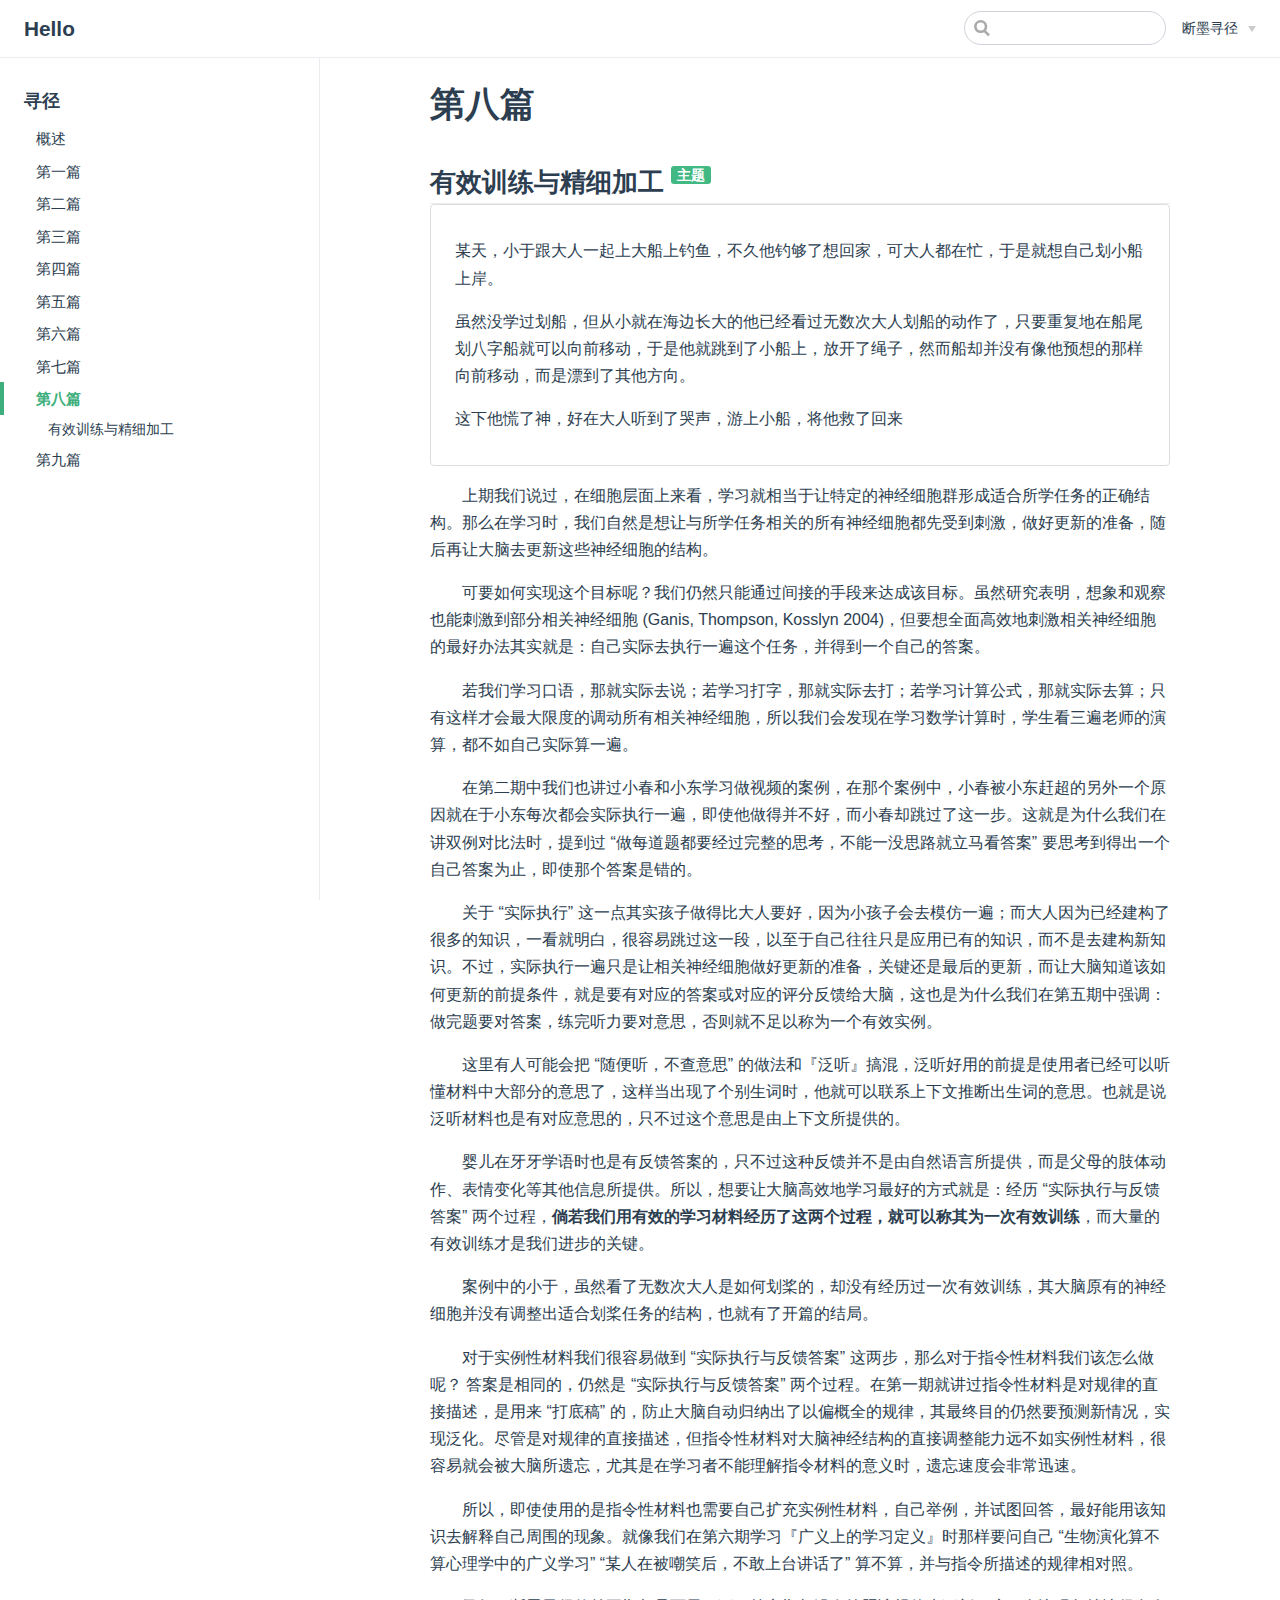
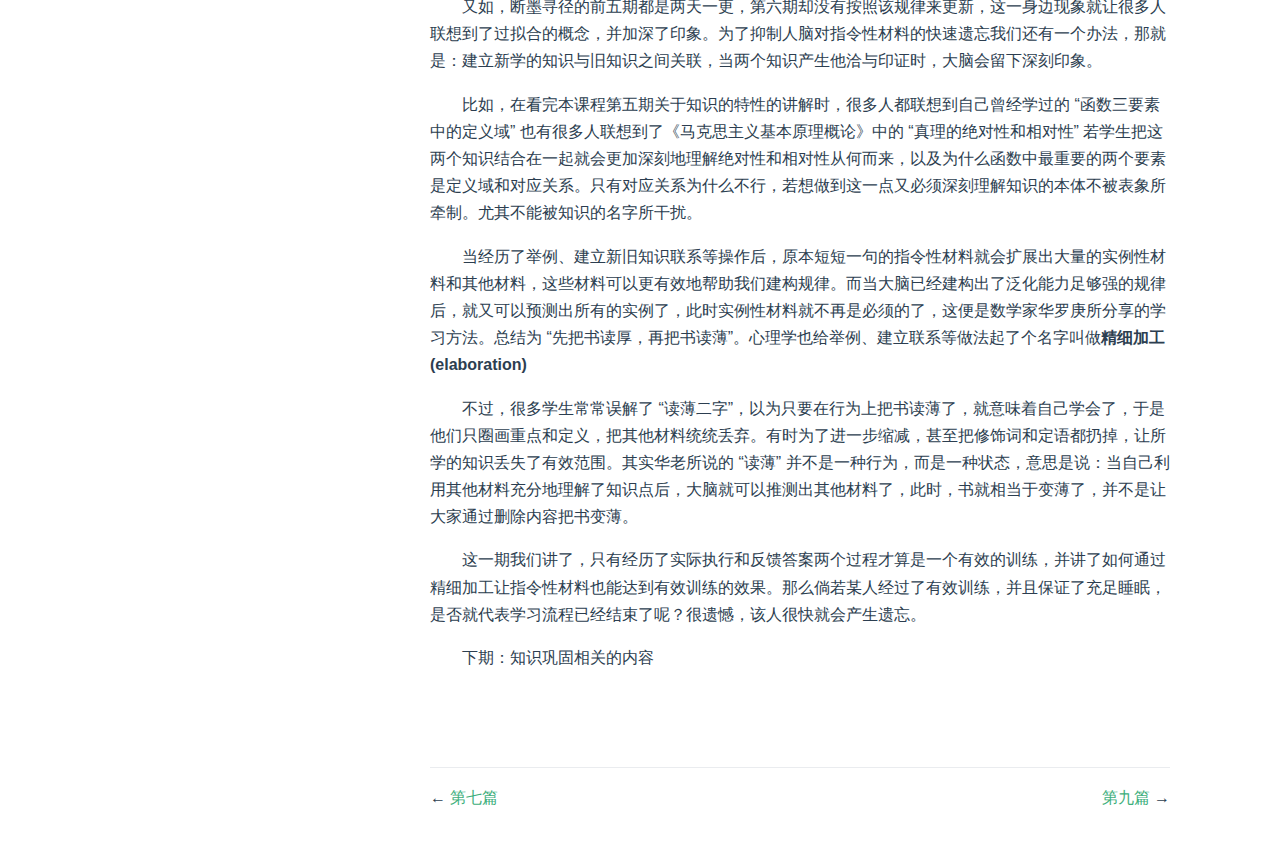
<file: page/routing/r-08.html>
<!DOCTYPE html>
<html lang="en-US">
  <head>
    <meta charset="utf-8">
    <meta name="viewport" content="width=device-width,initial-scale=1">
    <title>第八篇 | Hello</title>
    <meta name="generator" content="VuePress 1.8.2">
    <link rel="icon" href="/svgs/site-icon.svg">
    <meta name="description" content="我的个人网站">
    
    <link rel="preload" href="/assets/css/0.styles.1ce9a4c3.css" as="style"><link rel="preload" href="/assets/js/app.3eb03ded.js" as="script"><link rel="preload" href="/assets/js/2.774629fe.js" as="script"><link rel="preload" href="/assets/js/16.b8ecb76a.js" as="script"><link rel="preload" href="/assets/js/3.ffb2ddb3.js" as="script"><link rel="prefetch" href="/assets/js/10.2ca94004.js"><link rel="prefetch" href="/assets/js/11.1a3287ef.js"><link rel="prefetch" href="/assets/js/12.f307423f.js"><link rel="prefetch" href="/assets/js/13.23f3ad4c.js"><link rel="prefetch" href="/assets/js/14.4a8d5f62.js"><link rel="prefetch" href="/assets/js/15.6f435719.js"><link rel="prefetch" href="/assets/js/17.43039d5f.js"><link rel="prefetch" href="/assets/js/4.c1e0b447.js"><link rel="prefetch" href="/assets/js/5.f7521ad2.js"><link rel="prefetch" href="/assets/js/6.aa3f35a5.js"><link rel="prefetch" href="/assets/js/7.aea7b79f.js"><link rel="prefetch" href="/assets/js/8.152efc0f.js"><link rel="prefetch" href="/assets/js/9.21e25db4.js">
    <link rel="stylesheet" href="/assets/css/0.styles.1ce9a4c3.css">
  </head>
  <body>
    <div id="app" data-server-rendered="true"><div class="theme-container page-routing"><header class="navbar"><div class="sidebar-button"><svg xmlns="http://www.w3.org/2000/svg" aria-hidden="true" role="img" viewBox="0 0 448 512" class="icon"><path fill="currentColor" d="M436 124H12c-6.627 0-12-5.373-12-12V80c0-6.627 5.373-12 12-12h424c6.627 0 12 5.373 12 12v32c0 6.627-5.373 12-12 12zm0 160H12c-6.627 0-12-5.373-12-12v-32c0-6.627 5.373-12 12-12h424c6.627 0 12 5.373 12 12v32c0 6.627-5.373 12-12 12zm0 160H12c-6.627 0-12-5.373-12-12v-32c0-6.627 5.373-12 12-12h424c6.627 0 12 5.373 12 12v32c0 6.627-5.373 12-12 12z"></path></svg></div> <a href="/" class="home-link router-link-active"><!----> <span class="site-name">Hello</span></a> <div class="links"><div class="search-box"><input aria-label="Search" autocomplete="off" spellcheck="false" value=""> <!----></div> <nav class="nav-links can-hide"><div class="nav-item"><div class="dropdown-wrapper"><button type="button" aria-label="断墨寻径" class="dropdown-title"><span class="title">断墨寻径</span> <span class="arrow down"></span></button> <button type="button" aria-label="断墨寻径" class="mobile-dropdown-title"><span class="title">断墨寻径</span> <span class="arrow right"></span></button> <ul class="nav-dropdown" style="display:none;"><li class="dropdown-item"><!----> <a href="/page/routing/" class="nav-link router-link-active">
  概述
</a></li><li class="dropdown-item"><!----> <a href="/page/routing/r-01.html" class="nav-link">
  第一篇
</a></li><li class="dropdown-item"><!----> <a href="/page/routing/r-02.html" class="nav-link">
  第二篇
</a></li><li class="dropdown-item"><!----> <a href="/page/routing/r-03.html" class="nav-link">
  第三篇
</a></li><li class="dropdown-item"><!----> <a href="/page/routing/r-04.html" class="nav-link">
  第四篇
</a></li><li class="dropdown-item"><!----> <a href="/page/routing/r-05.html" class="nav-link">
  第五篇
</a></li><li class="dropdown-item"><!----> <a href="/page/routing/r-06.html" class="nav-link">
  第六篇
</a></li><li class="dropdown-item"><!----> <a href="/page/routing/r-07.html" class="nav-link">
  第七篇
</a></li><li class="dropdown-item"><!----> <a href="/page/routing/r-08.html" aria-current="page" class="nav-link router-link-exact-active router-link-active">
  第八篇
</a></li><li class="dropdown-item"><!----> <a href="/page/routing/r-09.html" class="nav-link">
  第九篇
</a></li></ul></div></div> <!----></nav></div></header> <div class="sidebar-mask"></div> <aside class="sidebar"><nav class="nav-links"><div class="nav-item"><div class="dropdown-wrapper"><button type="button" aria-label="断墨寻径" class="dropdown-title"><span class="title">断墨寻径</span> <span class="arrow down"></span></button> <button type="button" aria-label="断墨寻径" class="mobile-dropdown-title"><span class="title">断墨寻径</span> <span class="arrow right"></span></button> <ul class="nav-dropdown" style="display:none;"><li class="dropdown-item"><!----> <a href="/page/routing/" class="nav-link router-link-active">
  概述
</a></li><li class="dropdown-item"><!----> <a href="/page/routing/r-01.html" class="nav-link">
  第一篇
</a></li><li class="dropdown-item"><!----> <a href="/page/routing/r-02.html" class="nav-link">
  第二篇
</a></li><li class="dropdown-item"><!----> <a href="/page/routing/r-03.html" class="nav-link">
  第三篇
</a></li><li class="dropdown-item"><!----> <a href="/page/routing/r-04.html" class="nav-link">
  第四篇
</a></li><li class="dropdown-item"><!----> <a href="/page/routing/r-05.html" class="nav-link">
  第五篇
</a></li><li class="dropdown-item"><!----> <a href="/page/routing/r-06.html" class="nav-link">
  第六篇
</a></li><li class="dropdown-item"><!----> <a href="/page/routing/r-07.html" class="nav-link">
  第七篇
</a></li><li class="dropdown-item"><!----> <a href="/page/routing/r-08.html" aria-current="page" class="nav-link router-link-exact-active router-link-active">
  第八篇
</a></li><li class="dropdown-item"><!----> <a href="/page/routing/r-09.html" class="nav-link">
  第九篇
</a></li></ul></div></div> <!----></nav>  <ul class="sidebar-links"><li><section class="sidebar-group depth-0"><p class="sidebar-heading open"><span>寻径</span> <!----></p> <ul class="sidebar-links sidebar-group-items"><li><a href="/page/routing/" aria-current="page" class="sidebar-link">概述</a></li><li><a href="/page/routing/r-01.html" class="sidebar-link">第一篇</a></li><li><a href="/page/routing/r-02.html" class="sidebar-link">第二篇</a></li><li><a href="/page/routing/r-03.html" class="sidebar-link">第三篇</a></li><li><a href="/page/routing/r-04.html" class="sidebar-link">第四篇</a></li><li><a href="/page/routing/r-05.html" class="sidebar-link">第五篇</a></li><li><a href="/page/routing/r-06.html" class="sidebar-link">第六篇</a></li><li><a href="/page/routing/r-07.html" class="sidebar-link">第七篇</a></li><li><a href="/page/routing/r-08.html" aria-current="page" class="active sidebar-link">第八篇</a><ul class="sidebar-sub-headers"><li class="sidebar-sub-header"><a href="/page/routing/r-08.html#有效训练与精细加工" class="sidebar-link">有效训练与精细加工</a></li></ul></li><li><a href="/page/routing/r-09.html" class="sidebar-link">第九篇</a></li></ul></section></li></ul> </aside> <main class="page"> <div class="theme-default-content content__default"><h1 id="第八篇"><a href="#第八篇" class="header-anchor">#</a> 第八篇</h1> <h2 id="有效训练与精细加工"><a href="#有效训练与精细加工" class="header-anchor">#</a> 有效训练与精细加工 <span class="badge tip" style="vertical-align:top;" data-v-15b7b770>主题</span></h2> <div class="case"><p>某天，小于跟大人一起上大船上钓鱼，不久他钓够了想回家，可大人都在忙，于是就想自己划小船上岸。</p> <p>虽然没学过划船，但从小就在海边长大的他已经看过无数次大人划船的动作了，只要重复地在船尾划八字船就可以向前移动，于是他就跳到了小船上，放开了绳子，然而船却并没有像他预想的那样向前移动，而是漂到了其他方向。</p> <p>这下他慌了神，好在大人听到了哭声，游上小船，将他救了回来</p></div> <p>上期我们说过，在细胞层面上来看，学习就相当于让特定的神经细胞群形成适合所学任务的正确结构。那么在学习时，我们自然是想让与所学任务相关的所有神经细胞都先受到刺激，做好更新的准备，随后再让大脑去更新这些神经细胞的结构。</p> <p>可要如何实现这个目标呢？我们仍然只能通过间接的手段来达成该目标。虽然研究表明，想象和观察也能刺激到部分相关神经细胞 (Ganis, Thompson, Kosslyn 2004)，但要想全面高效地刺激相关神经细胞的最好办法其实就是：自己实际去执行一遍这个任务，并得到一个自己的答案。</p> <p>若我们学习口语，那就实际去说；若学习打字，那就实际去打；若学习计算公式，那就实际去算；只有这样才会最大限度的调动所有相关神经细胞，所以我们会发现在学习数学计算时，学生看三遍老师的演算，都不如自己实际算一遍。</p> <p>在第二期中我们也讲过小春和小东学习做视频的案例，在那个案例中，小春被小东赶超的另外一个原因就在于小东每次都会实际执行一遍，即使他做得并不好，而小春却跳过了这一步。这就是为什么我们在讲双例对比法时，提到过 “做每道题都要经过完整的思考，不能一没思路就立马看答案” 要思考到得出一个自己答案为止，即使那个答案是错的。</p> <p>关于 “实际执行” 这一点其实孩子做得比大人要好，因为小孩子会去模仿一遍；而大人因为已经建构了很多的知识，一看就明白，很容易跳过这一段，以至于自己往往只是应用已有的知识，而不是去建构新知识。不过，实际执行一遍只是让相关神经细胞做好更新的准备，关键还是最后的更新，而让大脑知道该如何更新的前提条件，就是要有对应的答案或对应的评分反馈给大脑，这也是为什么我们在第五期中强调：做完题要对答案，练完听力要对意思，否则就不足以称为一个有效实例。</p> <p>这里有人可能会把 “随便听，不查意思” 的做法和『泛听』搞混，泛听好用的前提是使用者已经可以听懂材料中大部分的意思了，这样当出现了个别生词时，他就可以联系上下文推断出生词的意思。也就是说泛听材料也是有对应意思的，只不过这个意思是由上下文所提供的。</p> <p>婴儿在牙牙学语时也是有反馈答案的，只不过这种反馈并不是由自然语言所提供，而是父母的肢体动作、表情变化等其他信息所提供。所以，想要让大脑高效地学习最好的方式就是：经历 “实际执行与反馈答案” 两个过程，<strong>倘若我们用有效的学习材料经历了这两个过程，就可以称其为一次有效训练</strong>，而大量的有效训练才是我们进步的关键。</p> <p>案例中的小于，虽然看了无数次大人是如何划桨的，却没有经历过一次有效训练，其大脑原有的神经细胞并没有调整出适合划桨任务的结构，也就有了开篇的结局。</p> <p>对于实例性材料我们很容易做到 “实际执行与反馈答案” 这两步，那么对于指令性材料我们该怎么做呢？
答案是相同的，仍然是 “实际执行与反馈答案” 两个过程。在第一期就讲过指令性材料是对规律的直接描述，是用来 “打底稿” 的，防止大脑自动归纳出了以偏概全的规律，其最终目的仍然要预测新情况，实现泛化。尽管是对规律的直接描述，但指令性材料对大脑神经结构的直接调整能力远不如实例性材料，很容易就会被大脑所遗忘，尤其是在学习者不能理解指令材料的意义时，遗忘速度会非常迅速。</p> <p>所以，即使使用的是指令性材料也需要自己扩充实例性材料，自己举例，并试图回答，最好能用该知识去解释自己周围的现象。就像我们在第六期学习『广义上的学习定义』时那样要问自己 “生物演化算不算心理学中的广义学习” “某人在被嘲笑后，不敢上台讲话了” 算不算，并与指令所描述的规律相对照。</p> <p>又如，断墨寻径的前五期都是两天一更，第六期却没有按照该规律来更新，这一身边现象就让很多人联想到了过拟合的概念，并加深了印象。为了抑制人脑对指令性材料的快速遗忘我们还有一个办法，那就是：建立新学的知识与旧知识之间关联，当两个知识产生他洽与印证时，大脑会留下深刻印象。</p> <p>比如，在看完本课程第五期关于知识的特性的讲解时，很多人都联想到自己曾经学过的 “函数三要素中的定义域” 也有很多人联想到了《马克思主义基本原理概论》中的 “真理的绝对性和相对性” 若学生把这两个知识结合在一起就会更加深刻地理解绝对性和相对性从何而来，以及为什么函数中最重要的两个要素是定义域和对应关系。只有对应关系为什么不行，若想做到这一点又必须深刻理解知识的本体不被表象所牵制。尤其不能被知识的名字所干扰。</p> <p>当经历了举例、建立新旧知识联系等操作后，原本短短一句的指令性材料就会扩展出大量的实例性材料和其他材料，这些材料可以更有效地帮助我们建构规律。而当大脑已经建构出了泛化能力足够强的规律后，就又可以预测出所有的实例了，此时实例性材料就不再是必须的了，这便是数学家华罗庚所分享的学习方法。总结为 “先把书读厚，再把书读薄”。心理学也给举例、建立联系等做法起了个名字叫做<strong>精细加工(elaboration)</strong></p> <p>不过，很多学生常常误解了 “读薄二字”，以为只要在行为上把书读薄了，就意味着自己学会了，于是他们只圈画重点和定义，把其他材料统统丢弃。有时为了进一步缩减，甚至把修饰词和定语都扔掉，让所学的知识丢失了有效范围。其实华老所说的 “读薄” 并不是一种行为，而是一种状态，意思是说：当自己利用其他材料充分地理解了知识点后，大脑就可以推测出其他材料了，此时，书就相当于变薄了，并不是让大家通过删除内容把书变薄。</p> <p>这一期我们讲了，只有经历了实际执行和反馈答案两个过程才算是一个有效的训练，并讲了如何通过精细加工让指令性材料也能达到有效训练的效果。那么倘若某人经过了有效训练，并且保证了充足睡眠，是否就代表学习流程已经结束了呢？很遗憾，该人很快就会产生遗忘。</p> <p>下期：知识巩固相关的内容</p></div> <footer class="page-edit"><!----> <!----></footer> <div class="page-nav"><p class="inner"><span class="prev">
      ←
      <a href="/page/routing/r-07.html" class="prev">
        第七篇
      </a></span> <span class="next"><a href="/page/routing/r-09.html">
        第九篇
      </a>
      →
    </span></p></div> </main></div><div class="global-ui"></div></div>
    <script src="/assets/js/app.3eb03ded.js" defer></script><script src="/assets/js/2.774629fe.js" defer></script><script src="/assets/js/16.b8ecb76a.js" defer></script><script src="/assets/js/3.ffb2ddb3.js" defer></script>
  </body>
</html>
</file>
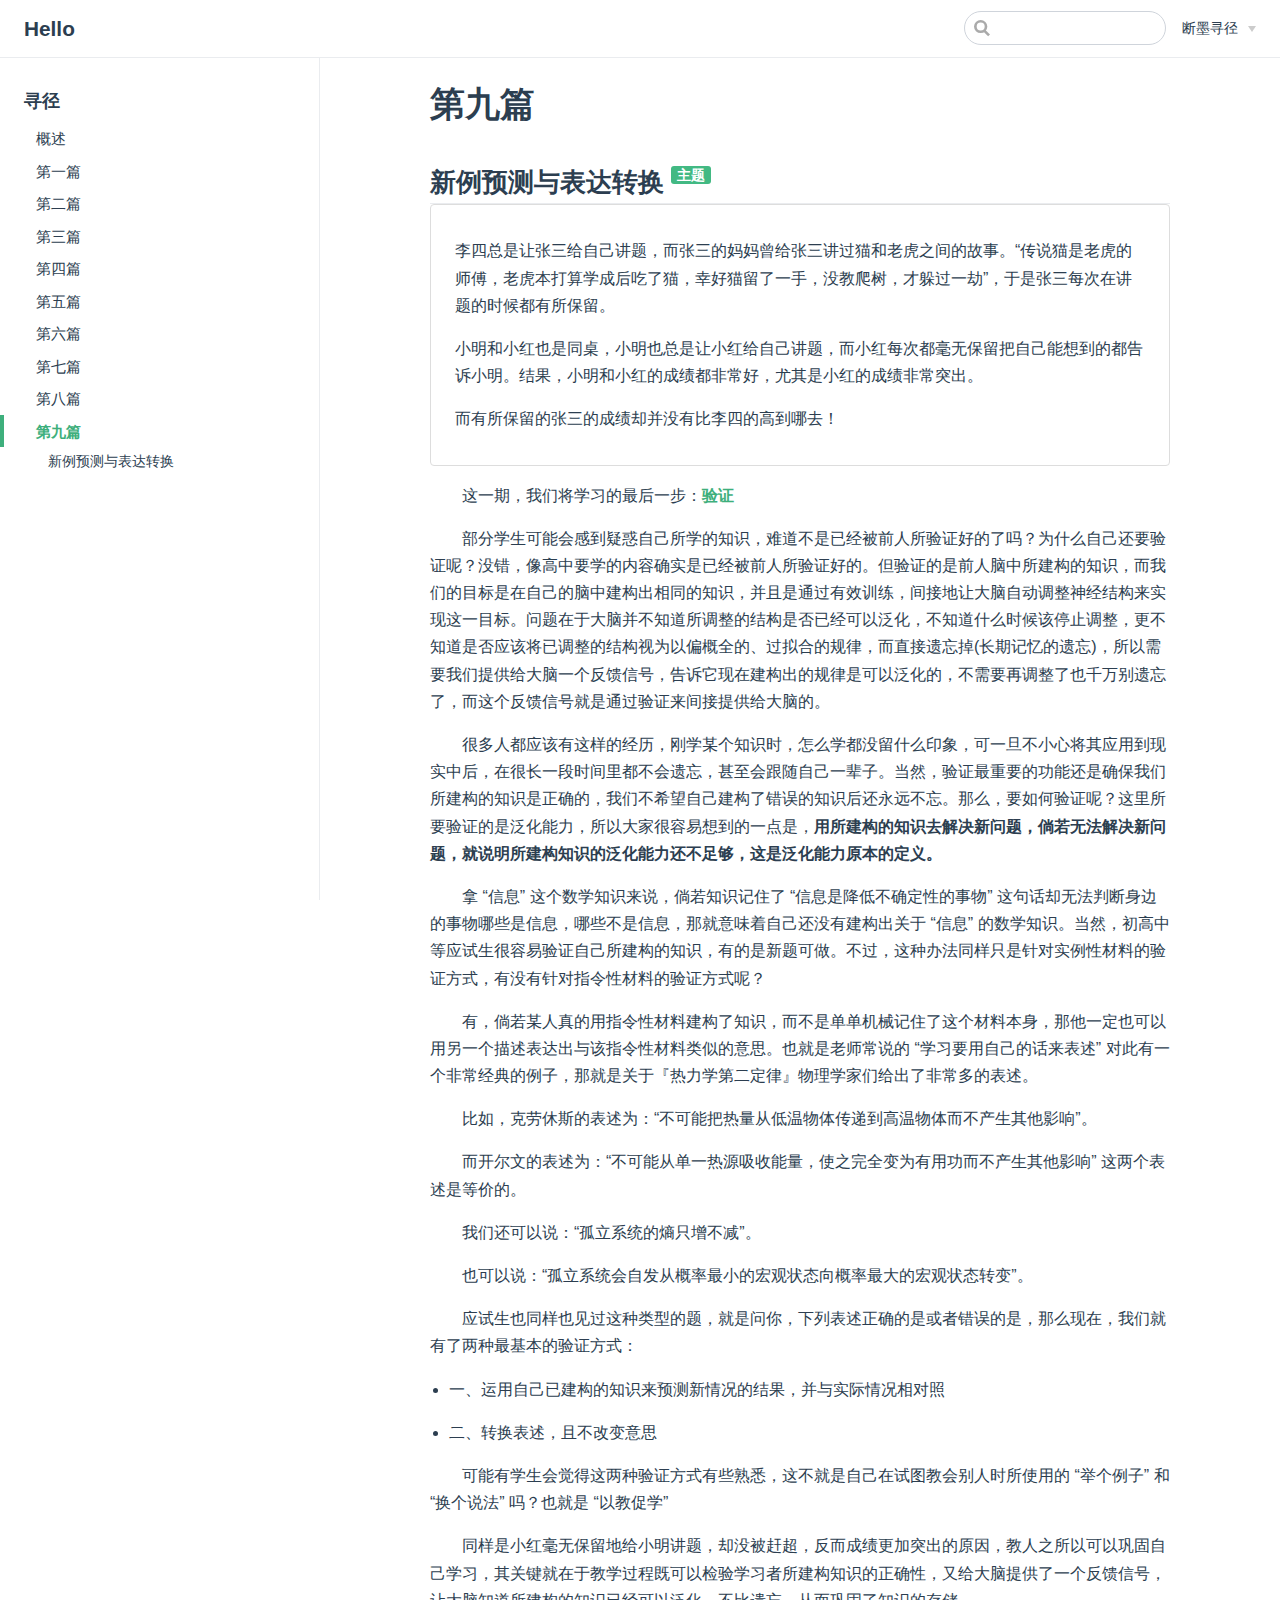
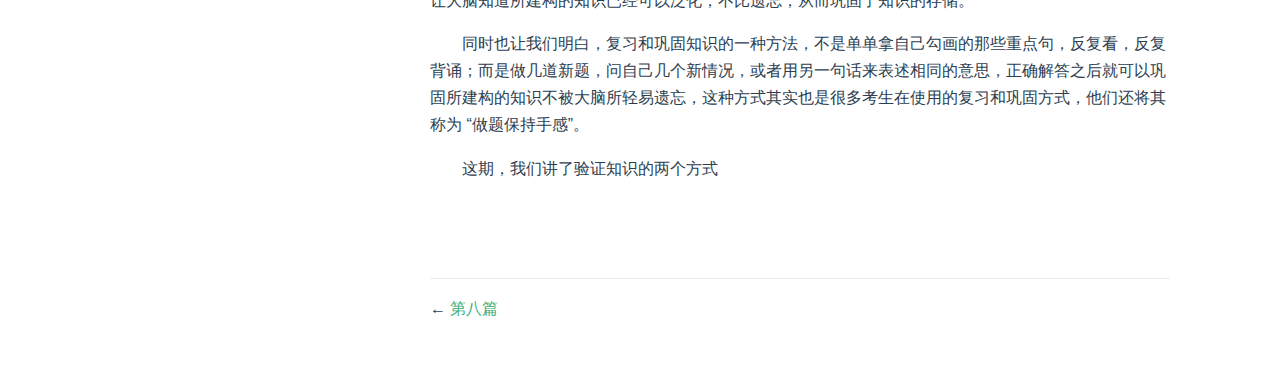
<file: page/routing/r-09.html>
<!DOCTYPE html>
<html lang="en-US">
  <head>
    <meta charset="utf-8">
    <meta name="viewport" content="width=device-width,initial-scale=1">
    <title>第九篇 | Hello</title>
    <meta name="generator" content="VuePress 1.8.2">
    <link rel="icon" href="/svgs/site-icon.svg">
    <meta name="description" content="我的个人网站">
    
    <link rel="preload" href="/assets/css/0.styles.1ce9a4c3.css" as="style"><link rel="preload" href="/assets/js/app.3eb03ded.js" as="script"><link rel="preload" href="/assets/js/2.774629fe.js" as="script"><link rel="preload" href="/assets/js/17.43039d5f.js" as="script"><link rel="preload" href="/assets/js/3.ffb2ddb3.js" as="script"><link rel="prefetch" href="/assets/js/10.2ca94004.js"><link rel="prefetch" href="/assets/js/11.1a3287ef.js"><link rel="prefetch" href="/assets/js/12.f307423f.js"><link rel="prefetch" href="/assets/js/13.23f3ad4c.js"><link rel="prefetch" href="/assets/js/14.4a8d5f62.js"><link rel="prefetch" href="/assets/js/15.6f435719.js"><link rel="prefetch" href="/assets/js/16.b8ecb76a.js"><link rel="prefetch" href="/assets/js/4.c1e0b447.js"><link rel="prefetch" href="/assets/js/5.f7521ad2.js"><link rel="prefetch" href="/assets/js/6.aa3f35a5.js"><link rel="prefetch" href="/assets/js/7.aea7b79f.js"><link rel="prefetch" href="/assets/js/8.152efc0f.js"><link rel="prefetch" href="/assets/js/9.21e25db4.js">
    <link rel="stylesheet" href="/assets/css/0.styles.1ce9a4c3.css">
  </head>
  <body>
    <div id="app" data-server-rendered="true"><div class="theme-container page-routing"><header class="navbar"><div class="sidebar-button"><svg xmlns="http://www.w3.org/2000/svg" aria-hidden="true" role="img" viewBox="0 0 448 512" class="icon"><path fill="currentColor" d="M436 124H12c-6.627 0-12-5.373-12-12V80c0-6.627 5.373-12 12-12h424c6.627 0 12 5.373 12 12v32c0 6.627-5.373 12-12 12zm0 160H12c-6.627 0-12-5.373-12-12v-32c0-6.627 5.373-12 12-12h424c6.627 0 12 5.373 12 12v32c0 6.627-5.373 12-12 12zm0 160H12c-6.627 0-12-5.373-12-12v-32c0-6.627 5.373-12 12-12h424c6.627 0 12 5.373 12 12v32c0 6.627-5.373 12-12 12z"></path></svg></div> <a href="/" class="home-link router-link-active"><!----> <span class="site-name">Hello</span></a> <div class="links"><div class="search-box"><input aria-label="Search" autocomplete="off" spellcheck="false" value=""> <!----></div> <nav class="nav-links can-hide"><div class="nav-item"><div class="dropdown-wrapper"><button type="button" aria-label="断墨寻径" class="dropdown-title"><span class="title">断墨寻径</span> <span class="arrow down"></span></button> <button type="button" aria-label="断墨寻径" class="mobile-dropdown-title"><span class="title">断墨寻径</span> <span class="arrow right"></span></button> <ul class="nav-dropdown" style="display:none;"><li class="dropdown-item"><!----> <a href="/page/routing/" class="nav-link router-link-active">
  概述
</a></li><li class="dropdown-item"><!----> <a href="/page/routing/r-01.html" class="nav-link">
  第一篇
</a></li><li class="dropdown-item"><!----> <a href="/page/routing/r-02.html" class="nav-link">
  第二篇
</a></li><li class="dropdown-item"><!----> <a href="/page/routing/r-03.html" class="nav-link">
  第三篇
</a></li><li class="dropdown-item"><!----> <a href="/page/routing/r-04.html" class="nav-link">
  第四篇
</a></li><li class="dropdown-item"><!----> <a href="/page/routing/r-05.html" class="nav-link">
  第五篇
</a></li><li class="dropdown-item"><!----> <a href="/page/routing/r-06.html" class="nav-link">
  第六篇
</a></li><li class="dropdown-item"><!----> <a href="/page/routing/r-07.html" class="nav-link">
  第七篇
</a></li><li class="dropdown-item"><!----> <a href="/page/routing/r-08.html" class="nav-link">
  第八篇
</a></li><li class="dropdown-item"><!----> <a href="/page/routing/r-09.html" aria-current="page" class="nav-link router-link-exact-active router-link-active">
  第九篇
</a></li></ul></div></div> <!----></nav></div></header> <div class="sidebar-mask"></div> <aside class="sidebar"><nav class="nav-links"><div class="nav-item"><div class="dropdown-wrapper"><button type="button" aria-label="断墨寻径" class="dropdown-title"><span class="title">断墨寻径</span> <span class="arrow down"></span></button> <button type="button" aria-label="断墨寻径" class="mobile-dropdown-title"><span class="title">断墨寻径</span> <span class="arrow right"></span></button> <ul class="nav-dropdown" style="display:none;"><li class="dropdown-item"><!----> <a href="/page/routing/" class="nav-link router-link-active">
  概述
</a></li><li class="dropdown-item"><!----> <a href="/page/routing/r-01.html" class="nav-link">
  第一篇
</a></li><li class="dropdown-item"><!----> <a href="/page/routing/r-02.html" class="nav-link">
  第二篇
</a></li><li class="dropdown-item"><!----> <a href="/page/routing/r-03.html" class="nav-link">
  第三篇
</a></li><li class="dropdown-item"><!----> <a href="/page/routing/r-04.html" class="nav-link">
  第四篇
</a></li><li class="dropdown-item"><!----> <a href="/page/routing/r-05.html" class="nav-link">
  第五篇
</a></li><li class="dropdown-item"><!----> <a href="/page/routing/r-06.html" class="nav-link">
  第六篇
</a></li><li class="dropdown-item"><!----> <a href="/page/routing/r-07.html" class="nav-link">
  第七篇
</a></li><li class="dropdown-item"><!----> <a href="/page/routing/r-08.html" class="nav-link">
  第八篇
</a></li><li class="dropdown-item"><!----> <a href="/page/routing/r-09.html" aria-current="page" class="nav-link router-link-exact-active router-link-active">
  第九篇
</a></li></ul></div></div> <!----></nav>  <ul class="sidebar-links"><li><section class="sidebar-group depth-0"><p class="sidebar-heading open"><span>寻径</span> <!----></p> <ul class="sidebar-links sidebar-group-items"><li><a href="/page/routing/" aria-current="page" class="sidebar-link">概述</a></li><li><a href="/page/routing/r-01.html" class="sidebar-link">第一篇</a></li><li><a href="/page/routing/r-02.html" class="sidebar-link">第二篇</a></li><li><a href="/page/routing/r-03.html" class="sidebar-link">第三篇</a></li><li><a href="/page/routing/r-04.html" class="sidebar-link">第四篇</a></li><li><a href="/page/routing/r-05.html" class="sidebar-link">第五篇</a></li><li><a href="/page/routing/r-06.html" class="sidebar-link">第六篇</a></li><li><a href="/page/routing/r-07.html" class="sidebar-link">第七篇</a></li><li><a href="/page/routing/r-08.html" class="sidebar-link">第八篇</a></li><li><a href="/page/routing/r-09.html" aria-current="page" class="active sidebar-link">第九篇</a><ul class="sidebar-sub-headers"><li class="sidebar-sub-header"><a href="/page/routing/r-09.html#新例预测与表达转换" class="sidebar-link">新例预测与表达转换</a></li></ul></li></ul></section></li></ul> </aside> <main class="page"> <div class="theme-default-content content__default"><h1 id="第九篇"><a href="#第九篇" class="header-anchor">#</a> 第九篇</h1> <h2 id="新例预测与表达转换"><a href="#新例预测与表达转换" class="header-anchor">#</a> 新例预测与表达转换 <span class="badge tip" style="vertical-align:top;" data-v-15b7b770>主题</span></h2> <div class="case"><p>李四总是让张三给自己讲题，而张三的妈妈曾给张三讲过猫和老虎之间的故事。“传说猫是老虎的师傅，老虎本打算学成后吃了猫，幸好猫留了一手，没教爬树，才躲过一劫”，于是张三每次在讲题的时候都有所保留。</p> <p>小明和小红也是同桌，小明也总是让小红给自己讲题，而小红每次都毫无保留把自己能想到的都告诉小明。结果，小明和小红的成绩都非常好，尤其是小红的成绩非常突出。</p> <p>而有所保留的张三的成绩却并没有比李四的高到哪去！</p></div> <p>这一期，我们将学习的最后一步：<i>验证</i></p> <p>部分学生可能会感到疑惑自己所学的知识，难道不是已经被前人所验证好的了吗？为什么自己还要验证呢？没错，像高中要学的内容确实是已经被前人所验证好的。但验证的是前人脑中所建构的知识，而我们的目标是在自己的脑中建构出相同的知识，并且是通过有效训练，间接地让大脑自动调整神经结构来实现这一目标。问题在于大脑并不知道所调整的结构是否已经可以泛化，不知道什么时候该停止调整，更不知道是否应该将已调整的结构视为以偏概全的、过拟合的规律，而直接遗忘掉(长期记忆的遗忘)，所以需要我们提供给大脑一个反馈信号，告诉它现在建构出的规律是可以泛化的，不需要再调整了也千万别遗忘了，而这个反馈信号就是通过验证来间接提供给大脑的。</p> <p>很多人都应该有这样的经历，刚学某个知识时，怎么学都没留什么印象，可一旦不小心将其应用到现实中后，在很长一段时间里都不会遗忘，甚至会跟随自己一辈子。当然，验证最重要的功能还是确保我们所建构的知识是正确的，我们不希望自己建构了错误的知识后还永远不忘。那么，要如何验证呢？这里所要验证的是泛化能力，所以大家很容易想到的一点是，<strong>用所建构的知识去解决新问题，倘若无法解决新问题，就说明所建构知识的泛化能力还不足够，这是泛化能力原本的定义。</strong></p> <p>拿 “信息” 这个数学知识来说，倘若知识记住了 “信息是降低不确定性的事物” 这句话却无法判断身边的事物哪些是信息，哪些不是信息，那就意味着自己还没有建构出关于 “信息” 的数学知识。当然，初高中等应试生很容易验证自己所建构的知识，有的是新题可做。不过，这种办法同样只是针对实例性材料的验证方式，有没有针对指令性材料的验证方式呢？</p> <p>有，倘若某人真的用指令性材料建构了知识，而不是单单机械记住了这个材料本身，那他一定也可以用另一个描述表达出与该指令性材料类似的意思。也就是老师常说的 “学习要用自己的话来表述” 对此有一个非常经典的例子，那就是关于『热力学第二定律』物理学家们给出了非常多的表述。</p> <p>比如，克劳休斯的表述为：“不可能把热量从低温物体传递到高温物体而不产生其他影响”。</p> <p>而开尔文的表述为：“不可能从单一热源吸收能量，使之完全变为有用功而不产生其他影响” 这两个表述是等价的。</p> <p>我们还可以说：“孤立系统的熵只增不减”。</p> <p>也可以说：“孤立系统会自发从概率最小的宏观状态向概率最大的宏观状态转变”。</p> <p>应试生也同样也见过这种类型的题，就是问你，下列表述正确的是或者错误的是，那么现在，我们就有了两种最基本的验证方式：</p> <ul><li><p>一、运用自己已建构的知识来预测新情况的结果，并与实际情况相对照</p></li> <li><p>二、转换表述，且不改变意思</p></li></ul> <p>可能有学生会觉得这两种验证方式有些熟悉，这不就是自己在试图教会别人时所使用的 “举个例子” 和 “换个说法” 吗？也就是 “以教促学”</p> <p>同样是小红毫无保留地给小明讲题，却没被赶超，反而成绩更加突出的原因，教人之所以可以巩固自己学习，其关键就在于教学过程既可以检验学习者所建构知识的正确性，又给大脑提供了一个反馈信号，让大脑知道所建构的知识已经可以泛化，不比遗忘，从而巩固了知识的存储。</p> <p>同时也让我们明白，复习和巩固知识的一种方法，不是单单拿自己勾画的那些重点句，反复看，反复背诵；而是做几道新题，问自己几个新情况，或者用另一句话来表述相同的意思，正确解答之后就可以巩固所建构的知识不被大脑所轻易遗忘，这种方式其实也是很多考生在使用的复习和巩固方式，他们还将其称为 “做题保持手感”。</p> <p>这期，我们讲了验证知识的两个方式</p></div> <footer class="page-edit"><!----> <!----></footer> <div class="page-nav"><p class="inner"><span class="prev">
      ←
      <a href="/page/routing/r-08.html" class="prev">
        第八篇
      </a></span> <!----></p></div> </main></div><div class="global-ui"></div></div>
    <script src="/assets/js/app.3eb03ded.js" defer></script><script src="/assets/js/2.774629fe.js" defer></script><script src="/assets/js/17.43039d5f.js" defer></script><script src="/assets/js/3.ffb2ddb3.js" defer></script>
  </body>
</html>
</file>
<file: assets/css/0.styles.1ce9a4c3.css>
code[class*=language-],pre[class*=language-]{color:#ccc;background:none;font-family:Consolas,Monaco,Andale Mono,Ubuntu Mono,monospace;font-size:1em;text-align:left;white-space:pre;word-spacing:normal;word-break:normal;word-wrap:normal;line-height:1.5;-moz-tab-size:4;-o-tab-size:4;tab-size:4;-webkit-hyphens:none;-ms-hyphens:none;hyphens:none}pre[class*=language-]{padding:1em;margin:.5em 0;overflow:auto}:not(pre)>code[class*=language-],pre[class*=language-]{background:#2d2d2d}:not(pre)>code[class*=language-]{padding:.1em;border-radius:.3em;white-space:normal}.token.block-comment,.token.cdata,.token.comment,.token.doctype,.token.prolog{color:#999}.token.punctuation{color:#ccc}.token.attr-name,.token.deleted,.token.namespace,.token.tag{color:#e2777a}.token.function-name{color:#6196cc}.token.boolean,.token.function,.token.number{color:#f08d49}.token.class-name,.token.constant,.token.property,.token.symbol{color:#f8c555}.token.atrule,.token.builtin,.token.important,.token.keyword,.token.selector{color:#cc99cd}.token.attr-value,.token.char,.token.regex,.token.string,.token.variable{color:#7ec699}.token.entity,.token.operator,.token.url{color:#67cdcc}.token.bold,.token.important{font-weight:700}.token.italic{font-style:italic}.token.entity{cursor:help}.token.inserted{color:green}.theme-default-content code{color:#476582;padding:.25rem .5rem;margin:0;font-size:.85em;background-color:rgba(27,31,35,.05);border-radius:3px}.theme-default-content code .token.deleted{color:#ec5975}.theme-default-content code .token.inserted{color:#3eaf7c}.theme-default-content pre,.theme-default-content pre[class*=language-]{line-height:1.4;padding:1.25rem 1.5rem;margin:.85rem 0;background-color:#282c34;border-radius:6px;overflow:auto}.theme-default-content pre[class*=language-] code,.theme-default-content pre code{color:#fff;padding:0;background-color:transparent;border-radius:0}div[class*=language-]{position:relative;background-color:#282c34;border-radius:6px}div[class*=language-] .highlight-lines{-webkit-user-select:none;user-select:none;padding-top:1.3rem;position:absolute;top:0;left:0;width:100%;line-height:1.4}div[class*=language-] .highlight-lines .highlighted{background-color:rgba(0,0,0,.66)}div[class*=language-] pre,div[class*=language-] pre[class*=language-]{background:transparent;position:relative;z-index:1}div[class*=language-]:before{position:absolute;z-index:3;top:.8em;right:1em;font-size:.75rem;color:hsla(0,0%,100%,.4)}div[class*=language-]:not(.line-numbers-mode) .line-numbers-wrapper{display:none}div[class*=language-].line-numbers-mode .highlight-lines .highlighted{position:relative}div[class*=language-].line-numbers-mode .highlight-lines .highlighted:before{content:" ";position:absolute;z-index:3;left:0;top:0;display:block;width:3.5rem;height:100%;background-color:rgba(0,0,0,.66)}div[class*=language-].line-numbers-mode pre{padding-left:4.5rem;vertical-align:middle}div[class*=language-].line-numbers-mode .line-numbers-wrapper{position:absolute;top:0;width:3.5rem;text-align:center;color:hsla(0,0%,100%,.3);padding:1.25rem 0;line-height:1.4}div[class*=language-].line-numbers-mode .line-numbers-wrapper br{-webkit-user-select:none;user-select:none}div[class*=language-].line-numbers-mode .line-numbers-wrapper .line-number{position:relative;z-index:4;-webkit-user-select:none;user-select:none;font-size:.85em}div[class*=language-].line-numbers-mode:after{content:"";position:absolute;z-index:2;top:0;left:0;width:3.5rem;height:100%;border-radius:6px 0 0 6px;border-right:1px solid rgba(0,0,0,.66);background-color:#282c34}div[class~=language-js]:before{content:"js"}div[class~=language-ts]:before{content:"ts"}div[class~=language-html]:before{content:"html"}div[class~=language-md]:before{content:"md"}div[class~=language-vue]:before{content:"vue"}div[class~=language-css]:before{content:"css"}div[class~=language-sass]:before{content:"sass"}div[class~=language-scss]:before{content:"scss"}div[class~=language-less]:before{content:"less"}div[class~=language-stylus]:before{content:"stylus"}div[class~=language-go]:before{content:"go"}div[class~=language-java]:before{content:"java"}div[class~=language-c]:before{content:"c"}div[class~=language-sh]:before{content:"sh"}div[class~=language-yaml]:before{content:"yaml"}div[class~=language-py]:before{content:"py"}div[class~=language-docker]:before{content:"docker"}div[class~=language-dockerfile]:before{content:"dockerfile"}div[class~=language-makefile]:before{content:"makefile"}div[class~=language-javascript]:before{content:"js"}div[class~=language-typescript]:before{content:"ts"}div[class~=language-markup]:before{content:"html"}div[class~=language-markdown]:before{content:"md"}div[class~=language-json]:before{content:"json"}div[class~=language-ruby]:before{content:"rb"}div[class~=language-python]:before{content:"py"}div[class~=language-bash]:before{content:"sh"}div[class~=language-php]:before{content:"php"}.custom-block .custom-block-title{font-weight:600;margin-bottom:-.4rem}.custom-block.danger,.custom-block.tip,.custom-block.warning{padding:.1rem 1.5rem;border-left-width:.5rem;border-left-style:solid;margin:1rem 0}.custom-block.tip{background-color:#f3f5f7;border-color:#42b983}.custom-block.warning{background-color:rgba(255,229,100,.3);border-color:#e7c000;color:#6b5900}.custom-block.warning .custom-block-title{color:#b29400}.custom-block.warning a{color:#2c3e50}.custom-block.danger{background-color:#ffe6e6;border-color:#c00;color:#4d0000}.custom-block.danger .custom-block-title{color:#900}.custom-block.danger a{color:#2c3e50}.custom-block.details{display:block;position:relative;border-radius:2px;margin:1.6em 0;padding:1.6em;background-color:#eee}.custom-block.details h4{margin-top:0}.custom-block.details figure:last-child,.custom-block.details p:last-child{margin-bottom:0;padding-bottom:0}.custom-block.details summary{outline:none;cursor:pointer}.arrow{display:inline-block;width:0;height:0}.arrow.up{border-bottom:6px solid #ccc}.arrow.down,.arrow.up{border-left:4px solid transparent;border-right:4px solid transparent}.arrow.down{border-top:6px solid #ccc}.arrow.right{border-left:6px solid #ccc}.arrow.left,.arrow.right{border-top:4px solid transparent;border-bottom:4px solid transparent}.arrow.left{border-right:6px solid #ccc}.theme-default-content:not(.custom){max-width:740px;margin:0 auto;padding:2rem 2.5rem}@media (max-width:959px){.theme-default-content:not(.custom){padding:2rem}}@media (max-width:419px){.theme-default-content:not(.custom){padding:1.5rem}}.table-of-contents .badge{vertical-align:middle}body,html{padding:0;margin:0;background-color:#fff}body{font-family:-apple-system,BlinkMacSystemFont,Segoe UI,Roboto,Oxygen,Ubuntu,Cantarell,Fira Sans,Droid Sans,Helvetica Neue,sans-serif;-webkit-font-smoothing:antialiased;-moz-osx-font-smoothing:grayscale;font-size:16px;color:#2c3e50}.page{padding-left:20rem}.navbar{z-index:20;right:0;height:3.6rem;background-color:#fff;box-sizing:border-box;border-bottom:1px solid #eaecef}.navbar,.sidebar-mask{position:fixed;top:0;left:0}.sidebar-mask{z-index:9;width:100vw;height:100vh;display:none}.sidebar{font-size:16px;background-color:#fff;width:20rem;position:fixed;z-index:10;margin:0;top:3.6rem;left:0;bottom:0;box-sizing:border-box;border-right:1px solid #eaecef;overflow-y:auto}.theme-default-content:not(.custom)>:first-child{margin-top:3.6rem}.theme-default-content:not(.custom) a:hover{text-decoration:underline}.theme-default-content:not(.custom) p.demo{padding:1rem 1.5rem;border:1px solid #ddd;border-radius:4px}.theme-default-content:not(.custom) img{max-width:100%}.theme-default-content.custom{padding:0;margin:0}.theme-default-content.custom img{max-width:100%}a{font-weight:500;text-decoration:none}a,p a code{color:#3eaf7c}p a code{font-weight:400}kbd{background:#eee;border:.15rem solid #ddd;border-bottom:.25rem solid #ddd;border-radius:.15rem;padding:0 .15em}blockquote{font-size:1rem;color:#999;border-left:.2rem solid #dfe2e5;margin:1rem 0;padding:.25rem 0 .25rem 1rem}blockquote>p{margin:0}ol,ul{padding-left:1.2em}strong{font-weight:600}h1,h2,h3,h4,h5,h6{font-weight:600;line-height:1.25}.theme-default-content:not(.custom)>h1,.theme-default-content:not(.custom)>h2,.theme-default-content:not(.custom)>h3,.theme-default-content:not(.custom)>h4,.theme-default-content:not(.custom)>h5,.theme-default-content:not(.custom)>h6{margin-top:-3.1rem;padding-top:4.6rem;margin-bottom:0}.theme-default-content:not(.custom)>h1:first-child,.theme-default-content:not(.custom)>h2:first-child,.theme-default-content:not(.custom)>h3:first-child,.theme-default-content:not(.custom)>h4:first-child,.theme-default-content:not(.custom)>h5:first-child,.theme-default-content:not(.custom)>h6:first-child{margin-top:-1.5rem;margin-bottom:1rem}.theme-default-content:not(.custom)>h1:first-child+.custom-block,.theme-default-content:not(.custom)>h1:first-child+p,.theme-default-content:not(.custom)>h1:first-child+pre,.theme-default-content:not(.custom)>h2:first-child+.custom-block,.theme-default-content:not(.custom)>h2:first-child+p,.theme-default-content:not(.custom)>h2:first-child+pre,.theme-default-content:not(.custom)>h3:first-child+.custom-block,.theme-default-content:not(.custom)>h3:first-child+p,.theme-default-content:not(.custom)>h3:first-child+pre,.theme-default-content:not(.custom)>h4:first-child+.custom-block,.theme-default-content:not(.custom)>h4:first-child+p,.theme-default-content:not(.custom)>h4:first-child+pre,.theme-default-content:not(.custom)>h5:first-child+.custom-block,.theme-default-content:not(.custom)>h5:first-child+p,.theme-default-content:not(.custom)>h5:first-child+pre,.theme-default-content:not(.custom)>h6:first-child+.custom-block,.theme-default-content:not(.custom)>h6:first-child+p,.theme-default-content:not(.custom)>h6:first-child+pre{margin-top:2rem}h1:focus .header-anchor,h1:hover .header-anchor,h2:focus .header-anchor,h2:hover .header-anchor,h3:focus .header-anchor,h3:hover .header-anchor,h4:focus .header-anchor,h4:hover .header-anchor,h5:focus .header-anchor,h5:hover .header-anchor,h6:focus .header-anchor,h6:hover .header-anchor{opacity:1}h1{font-size:2.2rem}h2{font-size:1.65rem;padding-bottom:.3rem;border-bottom:1px solid #eaecef}h3{font-size:1.35rem}a.header-anchor{font-size:.85em;float:left;margin-left:-.87em;padding-right:.23em;margin-top:.125em;opacity:0}a.header-anchor:focus,a.header-anchor:hover{text-decoration:none}.line-number,code,kbd{font-family:source-code-pro,Menlo,Monaco,Consolas,Courier New,monospace}ol,p,ul{line-height:1.7}hr{border:0;border-top:1px solid #eaecef}table{border-collapse:collapse;margin:1rem 0;display:block;overflow-x:auto}tr{border-top:1px solid #dfe2e5}tr:nth-child(2n){background-color:#f6f8fa}td,th{border:1px solid #dfe2e5;padding:.6em 1em}.theme-container.sidebar-open .sidebar-mask{display:block}.theme-container.no-navbar .theme-default-content:not(.custom)>h1,.theme-container.no-navbar h2,.theme-container.no-navbar h3,.theme-container.no-navbar h4,.theme-container.no-navbar h5,.theme-container.no-navbar h6{margin-top:1.5rem;padding-top:0}.theme-container.no-navbar .sidebar{top:0}@media (min-width:720px){.theme-container.no-sidebar .sidebar{display:none}.theme-container.no-sidebar .page{padding-left:0}}@media (max-width:959px){.sidebar{font-size:15px;width:16.4rem}.page{padding-left:16.4rem}}@media (max-width:719px){.sidebar{top:0;padding-top:3.6rem;transform:translateX(-100%);transition:transform .2s ease}.page{padding-left:0}.theme-container.sidebar-open .sidebar{transform:translateX(0)}.theme-container.no-navbar .sidebar{padding-top:0}}@media (max-width:419px){h1{font-size:1.9rem}.theme-default-content div[class*=language-]{margin:.85rem -1.5rem;border-radius:0}}.page-routing .page .theme-default-content>p{text-indent:2em}.page-routing .page .theme-default-content>p img{position:relative;left:-2rem}.page-routing .page .theme-default-content i{color:#3eaf7c;font-style:normal;font-weight:700}.page-routing .page .case{padding:1rem 1.5rem;border:1px solid #ddd;border-radius:4px}#nprogress{pointer-events:none}#nprogress .bar{background:#3eaf7c;position:fixed;z-index:1031;top:0;left:0;width:100%;height:2px}#nprogress .peg{display:block;position:absolute;right:0;width:100px;height:100%;box-shadow:0 0 10px #3eaf7c,0 0 5px #3eaf7c;opacity:1;transform:rotate(3deg) translateY(-4px)}#nprogress .spinner{display:block;position:fixed;z-index:1031;top:15px;right:15px}#nprogress .spinner-icon{width:18px;height:18px;box-sizing:border-box;border-color:#3eaf7c transparent transparent #3eaf7c;border-style:solid;border-width:2px;border-radius:50%;-webkit-animation:nprogress-spinner .4s linear infinite;animation:nprogress-spinner .4s linear infinite}.nprogress-custom-parent{overflow:hidden;position:relative}.nprogress-custom-parent #nprogress .bar,.nprogress-custom-parent #nprogress .spinner{position:absolute}@-webkit-keyframes nprogress-spinner{0%{transform:rotate(0deg)}to{transform:rotate(1turn)}}@keyframes nprogress-spinner{0%{transform:rotate(0deg)}to{transform:rotate(1turn)}}.icon.outbound{color:#aaa;display:inline-block;vertical-align:middle;position:relative;top:-1px}.sr-only{position:absolute;width:1px;height:1px;padding:0;margin:-1px;overflow:hidden;clip:rect(0,0,0,0);white-space:nowrap;border-width:0}.home{padding:3.6rem 2rem 0;max-width:960px;margin:0 auto;display:block}.home .hero{text-align:center}.home .hero img{max-width:100%;max-height:280px;display:block;margin:3rem auto 1.5rem}.home .hero h1{font-size:3rem}.home .hero .action,.home .hero .description,.home .hero h1{margin:1.8rem auto}.home .hero .description{max-width:35rem;font-size:1.6rem;line-height:1.3;color:#6a8bad}.home .hero .action-button{display:inline-block;font-size:1.2rem;color:#fff;background-color:#3eaf7c;padding:.8rem 1.6rem;border-radius:4px;transition:background-color .1s ease;box-sizing:border-box;border-bottom:1px solid #389d70}.home .hero .action-button:hover{background-color:#4abf8a}.home .features{border-top:1px solid #eaecef;padding:1.2rem 0;margin-top:2.5rem;display:flex;flex-wrap:wrap;align-items:flex-start;align-content:stretch;justify-content:space-between}.home .feature{flex-grow:1;flex-basis:30%;max-width:30%}.home .feature h2{font-size:1.4rem;font-weight:500;border-bottom:none;padding-bottom:0;color:#3a5169}.home .feature p{color:#4e6e8e}.home .footer{padding:2.5rem;border-top:1px solid #eaecef;text-align:center;color:#4e6e8e}@media (max-width:719px){.home .features{flex-direction:column}.home .feature{max-width:100%;padding:0 2.5rem}}@media (max-width:419px){.home{padding-left:1.5rem;padding-right:1.5rem}.home .hero img{max-height:210px;margin:2rem auto 1.2rem}.home .hero h1{font-size:2rem}.home .hero .action,.home .hero .description,.home .hero h1{margin:1.2rem auto}.home .hero .description{font-size:1.2rem}.home .hero .action-button{font-size:1rem;padding:.6rem 1.2rem}.home .feature h2{font-size:1.25rem}}.search-box{display:inline-block;position:relative;margin-right:1rem}.search-box input{cursor:text;width:10rem;height:2rem;color:#4e6e8e;display:inline-block;border:1px solid #cfd4db;border-radius:2rem;font-size:.9rem;line-height:2rem;padding:0 .5rem 0 2rem;outline:none;transition:all .2s ease;background:#fff url(/assets/img/search.83621669.svg) .6rem .5rem no-repeat;background-size:1rem}.search-box input:focus{cursor:auto;border-color:#3eaf7c}.search-box .suggestions{background:#fff;width:20rem;position:absolute;top:2rem;border:1px solid #cfd4db;border-radius:6px;padding:.4rem;list-style-type:none}.search-box .suggestions.align-right{right:0}.search-box .suggestion{line-height:1.4;padding:.4rem .6rem;border-radius:4px;cursor:pointer}.search-box .suggestion a{white-space:normal;color:#5d82a6}.search-box .suggestion a .page-title{font-weight:600}.search-box .suggestion a .header{font-size:.9em;margin-left:.25em}.search-box .suggestion.focused{background-color:#f3f4f5}.search-box .suggestion.focused a{color:#3eaf7c}@media (max-width:959px){.search-box input{cursor:pointer;width:0;border-color:transparent;position:relative}.search-box input:focus{cursor:text;left:0;width:10rem}}@media (-ms-high-contrast:none){.search-box input{height:2rem}}@media (max-width:959px) and (min-width:719px){.search-box .suggestions{left:0}}@media (max-width:719px){.search-box{margin-right:0}.search-box input{left:1rem}.search-box .suggestions{right:0}}@media (max-width:419px){.search-box .suggestions{width:calc(100vw - 4rem)}.search-box input:focus{width:8rem}}.sidebar-button{cursor:pointer;display:none;width:1.25rem;height:1.25rem;position:absolute;padding:.6rem;top:.6rem;left:1rem}.sidebar-button .icon{display:block;width:1.25rem;height:1.25rem}@media (max-width:719px){.sidebar-button{display:block}}.dropdown-enter,.dropdown-leave-to{height:0!important}.dropdown-wrapper{cursor:pointer}.dropdown-wrapper .dropdown-title,.dropdown-wrapper .mobile-dropdown-title{display:block;font-size:.9rem;font-family:inherit;cursor:inherit;padding:inherit;line-height:1.4rem;background:transparent;border:none;font-weight:500;color:#2c3e50}.dropdown-wrapper .dropdown-title:hover,.dropdown-wrapper .mobile-dropdown-title:hover{border-color:transparent}.dropdown-wrapper .dropdown-title .arrow,.dropdown-wrapper .mobile-dropdown-title .arrow{vertical-align:middle;margin-top:-1px;margin-left:.4rem}.dropdown-wrapper .mobile-dropdown-title{display:none;font-weight:600}.dropdown-wrapper .mobile-dropdown-title font-size inherit:hover{color:#3eaf7c}.dropdown-wrapper .nav-dropdown .dropdown-item{color:inherit;line-height:1.7rem}.dropdown-wrapper .nav-dropdown .dropdown-item h4{margin:.45rem 0 0;border-top:1px solid #eee;padding:1rem 1.5rem .45rem 1.25rem}.dropdown-wrapper .nav-dropdown .dropdown-item .dropdown-subitem-wrapper{padding:0;list-style:none}.dropdown-wrapper .nav-dropdown .dropdown-item .dropdown-subitem-wrapper .dropdown-subitem{font-size:.9em}.dropdown-wrapper .nav-dropdown .dropdown-item a{display:block;line-height:1.7rem;position:relative;border-bottom:none;font-weight:400;margin-bottom:0;padding:0 1.5rem 0 1.25rem}.dropdown-wrapper .nav-dropdown .dropdown-item a.router-link-active,.dropdown-wrapper .nav-dropdown .dropdown-item a:hover{color:#3eaf7c}.dropdown-wrapper .nav-dropdown .dropdown-item a.router-link-active:after{content:"";width:0;height:0;border-left:5px solid #3eaf7c;border-top:3px solid transparent;border-bottom:3px solid transparent;position:absolute;top:calc(50% - 2px);left:9px}.dropdown-wrapper .nav-dropdown .dropdown-item:first-child h4{margin-top:0;padding-top:0;border-top:0}@media (max-width:719px){.dropdown-wrapper.open .dropdown-title{margin-bottom:.5rem}.dropdown-wrapper .dropdown-title{display:none}.dropdown-wrapper .mobile-dropdown-title{display:block}.dropdown-wrapper .nav-dropdown{transition:height .1s ease-out;overflow:hidden}.dropdown-wrapper .nav-dropdown .dropdown-item h4{border-top:0;margin-top:0;padding-top:0}.dropdown-wrapper .nav-dropdown .dropdown-item>a,.dropdown-wrapper .nav-dropdown .dropdown-item h4{font-size:15px;line-height:2rem}.dropdown-wrapper .nav-dropdown .dropdown-item .dropdown-subitem{font-size:14px;padding-left:1rem}}@media (min-width:719px){.dropdown-wrapper{height:1.8rem}.dropdown-wrapper.open .nav-dropdown,.dropdown-wrapper:hover .nav-dropdown{display:block!important}.dropdown-wrapper.open:blur{display:none}.dropdown-wrapper .nav-dropdown{display:none;height:auto!important;box-sizing:border-box;max-height:calc(100vh - 2.7rem);overflow-y:auto;position:absolute;top:100%;right:0;background-color:#fff;padding:.6rem 0;border:1px solid;border-color:#ddd #ddd #ccc;text-align:left;border-radius:.25rem;white-space:nowrap;margin:0}}.nav-links{display:inline-block}.nav-links a{line-height:1.4rem;color:inherit}.nav-links a.router-link-active,.nav-links a:hover{color:#3eaf7c}.nav-links .nav-item{position:relative;display:inline-block;margin-left:1.5rem;line-height:2rem}.nav-links .nav-item:first-child{margin-left:0}.nav-links .repo-link{margin-left:1.5rem}@media (max-width:719px){.nav-links .nav-item,.nav-links .repo-link{margin-left:0}}@media (min-width:719px){.nav-links a.router-link-active,.nav-links a:hover{color:#2c3e50}.nav-item>a:not(.external).router-link-active,.nav-item>a:not(.external):hover{margin-bottom:-2px;border-bottom:2px solid #46bd87}}.navbar{padding:.7rem 1.5rem;line-height:2.2rem}.navbar a,.navbar img,.navbar span{display:inline-block}.navbar .logo{height:2.2rem;min-width:2.2rem;margin-right:.8rem;vertical-align:top}.navbar .site-name{font-size:1.3rem;font-weight:600;color:#2c3e50;position:relative}.navbar .links{padding-left:1.5rem;box-sizing:border-box;background-color:#fff;white-space:nowrap;font-size:.9rem;position:absolute;right:1.5rem;top:.7rem;display:flex}.navbar .links .search-box{flex:0 0 auto;vertical-align:top}@media (max-width:719px){.navbar{padding-left:4rem}.navbar .can-hide{display:none}.navbar .links{padding-left:1.5rem}.navbar .site-name{width:calc(100vw - 9.4rem);overflow:hidden;white-space:nowrap;text-overflow:ellipsis}}.page-edit{max-width:740px;margin:0 auto;padding:2rem 2.5rem}@media (max-width:959px){.page-edit{padding:2rem}}@media (max-width:419px){.page-edit{padding:1.5rem}}.page-edit{padding-top:1rem;padding-bottom:1rem;overflow:auto}.page-edit .edit-link{display:inline-block}.page-edit .edit-link a{color:#4e6e8e;margin-right:.25rem}.page-edit .last-updated{float:right;font-size:.9em}.page-edit .last-updated .prefix{font-weight:500;color:#4e6e8e}.page-edit .last-updated .time{font-weight:400;color:#767676}@media (max-width:719px){.page-edit .edit-link{margin-bottom:.5rem}.page-edit .last-updated{font-size:.8em;float:none;text-align:left}}.page-nav{max-width:740px;margin:0 auto;padding:2rem 2.5rem}@media (max-width:959px){.page-nav{padding:2rem}}@media (max-width:419px){.page-nav{padding:1.5rem}}.page-nav{padding-top:1rem;padding-bottom:0}.page-nav .inner{min-height:2rem;margin-top:0;border-top:1px solid #eaecef;padding-top:1rem;overflow:auto}.page-nav .next{float:right}.page{padding-bottom:2rem;display:block}.sidebar-group .sidebar-group{padding-left:.5em}.sidebar-group:not(.collapsable) .sidebar-heading:not(.clickable){cursor:auto;color:inherit}.sidebar-group.is-sub-group{padding-left:0}.sidebar-group.is-sub-group>.sidebar-heading{font-size:.95em;line-height:1.4;font-weight:400;padding-left:2rem}.sidebar-group.is-sub-group>.sidebar-heading:not(.clickable){opacity:.5}.sidebar-group.is-sub-group>.sidebar-group-items{padding-left:1rem}.sidebar-group.is-sub-group>.sidebar-group-items>li>.sidebar-link{font-size:.95em;border-left:none}.sidebar-group.depth-2>.sidebar-heading{border-left:none}.sidebar-heading{color:#2c3e50;transition:color .15s ease;cursor:pointer;font-size:1.1em;font-weight:700;padding:.35rem 1.5rem .35rem 1.25rem;width:100%;box-sizing:border-box;margin:0;border-left:.25rem solid transparent}.sidebar-heading.open,.sidebar-heading:hover{color:inherit}.sidebar-heading .arrow{position:relative;top:-.12em;left:.5em}.sidebar-heading.clickable.active{font-weight:600;color:#3eaf7c;border-left-color:#3eaf7c}.sidebar-heading.clickable:hover{color:#3eaf7c}.sidebar-group-items{transition:height .1s ease-out;font-size:.95em;overflow:hidden}.sidebar .sidebar-sub-headers{padding-left:1rem;font-size:.95em}a.sidebar-link{font-size:1em;font-weight:400;display:inline-block;color:#2c3e50;border-left:.25rem solid transparent;padding:.35rem 1rem .35rem 1.25rem;line-height:1.4;width:100%;box-sizing:border-box}a.sidebar-link:hover{color:#3eaf7c}a.sidebar-link.active{font-weight:600;color:#3eaf7c;border-left-color:#3eaf7c}.sidebar-group a.sidebar-link{padding-left:2rem}.sidebar-sub-headers a.sidebar-link{padding-top:.25rem;padding-bottom:.25rem;border-left:none}.sidebar-sub-headers a.sidebar-link.active{font-weight:500}.sidebar ul{padding:0;margin:0;list-style-type:none}.sidebar a{display:inline-block}.sidebar .nav-links{display:none;border-bottom:1px solid #eaecef;padding:.5rem 0 .75rem}.sidebar .nav-links a{font-weight:600}.sidebar .nav-links .nav-item,.sidebar .nav-links .repo-link{display:block;line-height:1.25rem;font-size:1.1em;padding:.5rem 0 .5rem 1.5rem}.sidebar>.sidebar-links{padding:1.5rem 0}.sidebar>.sidebar-links>li>a.sidebar-link{font-size:1.1em;line-height:1.7;font-weight:700}.sidebar>.sidebar-links>li:not(:first-child){margin-top:.75rem}@media (max-width:719px){.sidebar .nav-links{display:block}.sidebar .nav-links .dropdown-wrapper .nav-dropdown .dropdown-item a.router-link-active:after{top:calc(1rem - 2px)}.sidebar>.sidebar-links{padding:1rem 0}}.badge[data-v-15b7b770]{display:inline-block;font-size:14px;height:18px;line-height:18px;border-radius:3px;padding:0 6px;color:#fff}.badge.green[data-v-15b7b770],.badge.tip[data-v-15b7b770],.badge[data-v-15b7b770]{background-color:#42b983}.badge.error[data-v-15b7b770]{background-color:#da5961}.badge.warn[data-v-15b7b770],.badge.warning[data-v-15b7b770],.badge.yellow[data-v-15b7b770]{background-color:#e7c000}.badge+.badge[data-v-15b7b770]{margin-left:5px}.theme-code-block[data-v-759a7d02]{display:none}.theme-code-block__active[data-v-759a7d02]{display:block}.theme-code-block>pre[data-v-759a7d02]{background-color:orange}.theme-code-group__nav[data-v-deefee04]{margin-bottom:-35px;background-color:#282c34;padding-bottom:22px;border-top-left-radius:6px;border-top-right-radius:6px;padding-left:10px;padding-top:10px}.theme-code-group__ul[data-v-deefee04]{margin:auto 0;padding-left:0;display:inline-flex;list-style:none}.theme-code-group__nav-tab[data-v-deefee04]{border:0;padding:5px;cursor:pointer;background-color:transparent;font-size:.85em;line-height:1.4;color:hsla(0,0%,100%,.9);font-weight:600}.theme-code-group__nav-tab-active[data-v-deefee04]{border-bottom:1px solid #42b983}.pre-blank[data-v-deefee04]{color:#42b983}
</file>
